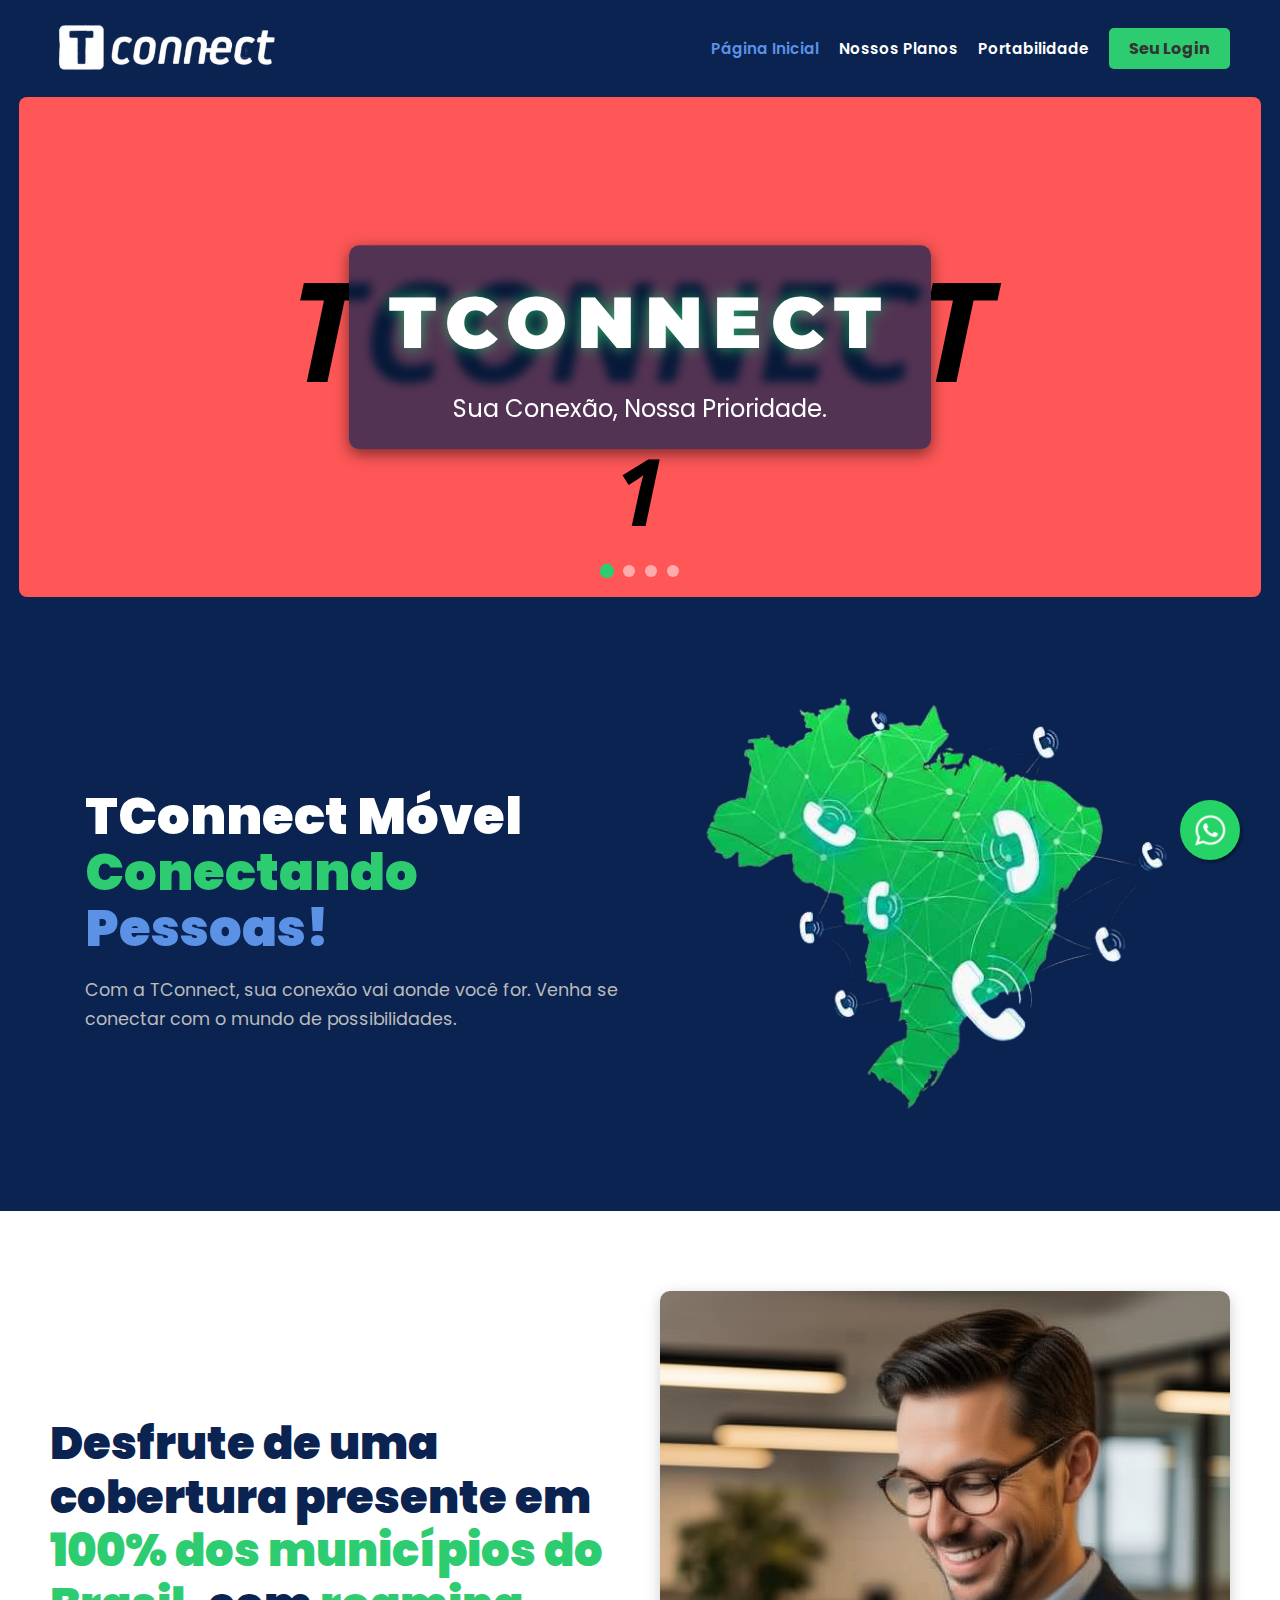
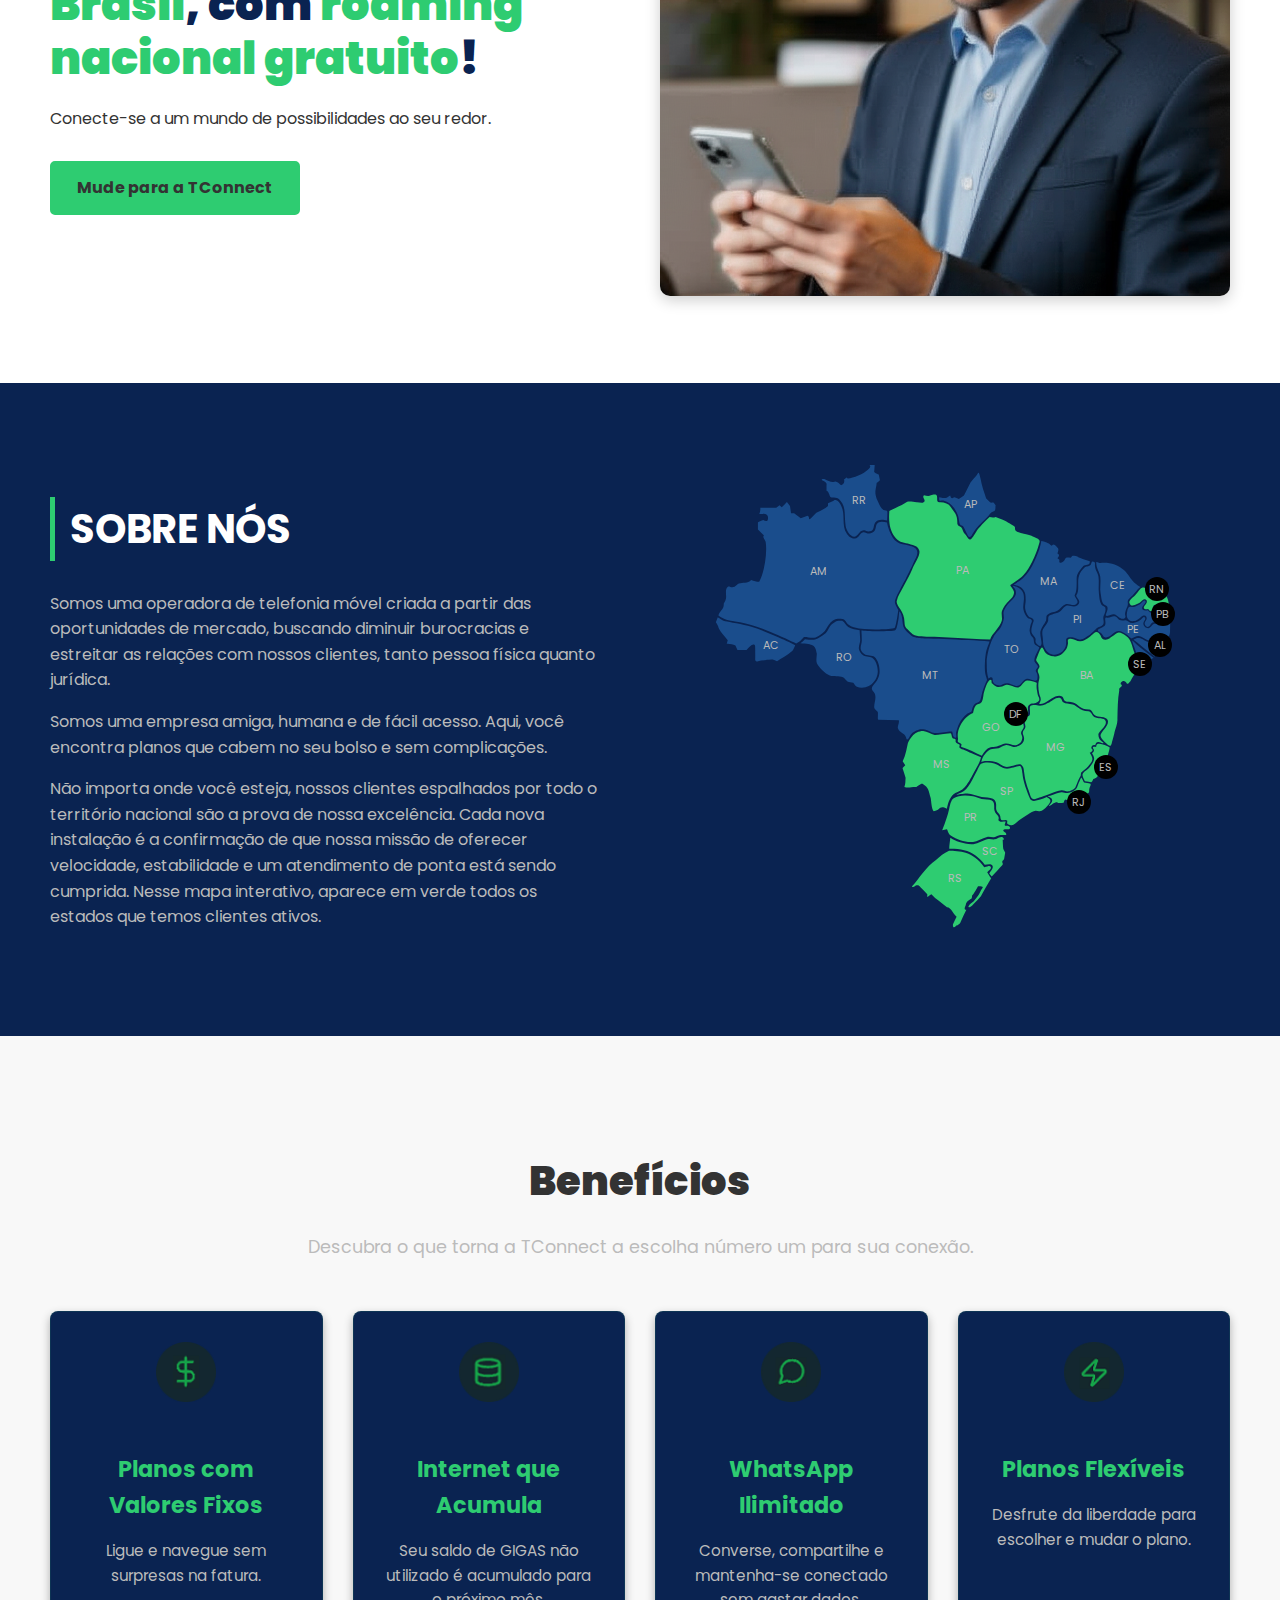
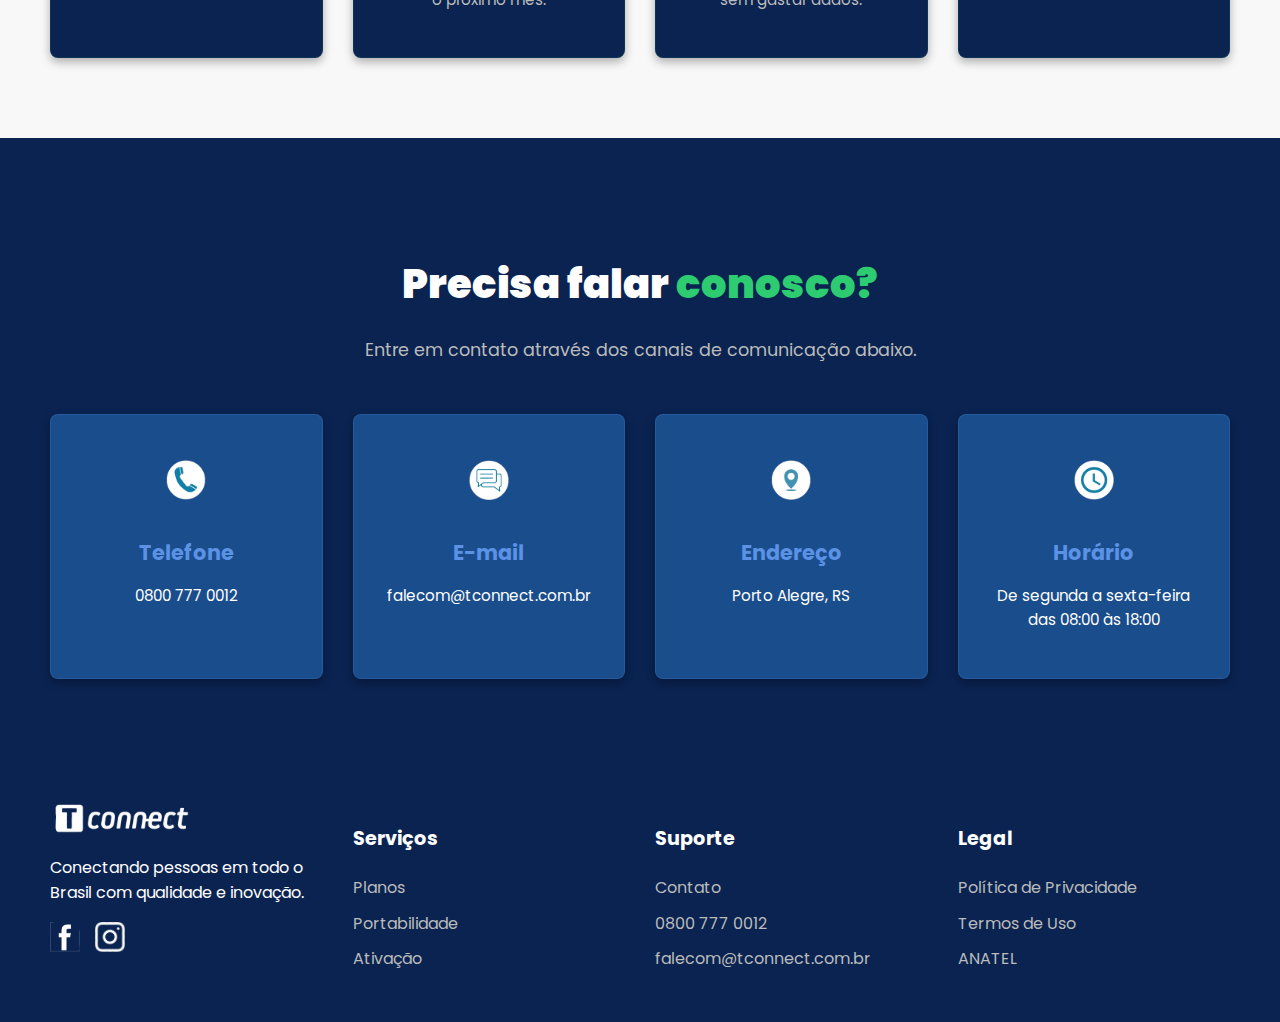
<file: index.html>
<!DOCTYPE html>
<html lang="pt-BR">
<head>
    <meta charset="UTF-8">
    <meta name="viewport" content="width=device-width, initial-scale=1.0">
    <title>TConnect - Conectando Pessoas!</title>
    <link rel="stylesheet" href="style.css">
	<link rel="icon" type="image/png" href="assets/favicon.png">
</head>
<body>

    <div class="top-blue-section">
        <header class="main-header">
    <nav class="main-nav">
        <div class="logo">
            <a href="index.html">
                <img src="assets/tclogo.png" alt="Logo TConnect" class="logo-img">
            </a>
        </div>
        <div class="nav-links">
            <ul class="nav-list">
                <li><a href="index.html" class="active">Página Inicial</a></li>
                <li><a href="nossos-planos.html">Nossos Planos</a></li>
                <li><a href="portabilidade.html">Portabilidade</a></li>
            </ul>
            <a href="https://erp.tconnect.com.br/app_login/" class="btn-login" target="_blank" rel="noopener noreferrer">Seu Login</a>
        </div>
    </nav>
</header>

        <section id="hero-section" class="hero-section">
            <div class="carousel-container">
                <div class="carousel-slide fade">
                    <img src="assets/TCBANNER1.png" alt="Banner TConnect 1" class="carousel-img">
                    <div class="banner-text-overlay">
                        <h1>TCONNECT</h1>
                        <p>Sua Conexão, Nossa Prioridade.</p>
                    </div>
                </div>
                <div class="carousel-slide fade">
                    <img src="assets/TCBANNER2.png" alt="Banner TConnect 2" class="carousel-img">
                    <div class="banner-text-overlay">
                        <h1>TCONNECT</h1>
                        <p>Velocidade e Estabilidade.</p>
                    </div>
                </div>
                <div class="carousel-slide fade">
                    <img src="assets/TCBANNER3.png" alt="Banner TConnect 3" class="carousel-img">
                    <div class="banner-text-overlay">
                        <h1>TCONNECT</h1>
                        <p>O Futuro da Conectividade.</p>
                    </div>
                </div>
                <div class="carousel-slide fade">
                    <img src="assets/TCBANNER4.png" alt="Banner TConnect 4" class="carousel-img">
                    <div class="banner-text-overlay">
                        <h1>TCONNECT</h1>
                        <p>Conectando Você ao Mundo.</p>
                    </div>
                </div>
            </div>

            <div class="slider-dots" style="text-align:center">
                <span class="dot" onclick="currentSlide(1)"></span>
                <span class="dot" onclick="currentSlide(2)"></span>
                <span class="dot" onclick="currentSlide(3)"></span>
                <span class="dot" onclick="currentSlide(4)"></span>
            </div>
        </section>

        <section id="mobile-connect-section" class="content-section mobile-connect-section">
            <div class="container mobile-connect-grid">
                <div class="connect-text-content">
                    <h2>TConnect Móvel<br><span class="highlight-green">Conectando</span><br><span class="highlight-blue">Pessoas!</span></h2>
                    <p>Com a TConnect, sua conexão vai aonde você for. Venha se conectar com o mundo de possibilidades.</p>
                </div>
                <div class="connect-map-container">
    <img src="assets/mapainicial.png" alt="Mapa de Cobertura do Brasil TConnect" class="connect-map-image">
</div>
            </div>
        </section>
    </div>

    <main>
        <section id="coverage-section" class="coverage-section">
    <div class="container coverage-flex-container">
        <div class="coverage-text-content">
            <h2>Desfrute de uma cobertura presente em <span class="highlight-green">100% dos municípios do Brasil</span>, com <span class="highlight-green">roaming nacional gratuito</span>!</h2>
            <p>Conecte-se a um mundo de possibilidades ao seu redor.</p>
            <a href="portabilidade.html" class="btn-primary">Mude para a TConnect</a>
        </div>
        <div class="coverage-image-content">
            <img src="assets/homemtelaprin.png" alt="Imagem de cobertura da TConnect" class="coverage-image">
        </div>
    </div>
</section>

        <section id="about-us-section" class="content-section about-us-section">
            <div class="container">
                <div class="about-flex">
                    <div class="about-text-content">
                        <h2>SOBRE NÓS</h2>
                        <p>Somos uma operadora de telefonia móvel criada a partir das oportunidades de mercado, buscando diminuir burocracias e estreitar as relações com nossos clientes, tanto pessoa física quanto jurídica.</p>
                        <p>Somos uma empresa amiga, humana e de fácil acesso. Aqui, você encontra planos que cabem no seu bolso e sem complicações.</p>
                        <p>Não importa onde você esteja, nossos clientes espalhados por todo o território nacional são a prova de nossa excelência. Cada nova instalação é a confirmação de que nossa missão de oferecer velocidade, estabilidade e um atendimento de ponta está sendo cumprida. Nesse mapa interativo, aparece em verde todos os estados que temos clientes ativos.</p>
                    </div>
                    <div class="about-map-content">
                        <div class="box-mapa">
                            <svg id="map" xmlns="http://www.w3.org/2000/svg" xmlns:xlink="http://www.w3.org/1999/xlink" width="460" height="465" style="display: inline;">
                                <g class="model-davi">
                                    <desc>Brasil</desc>
                                    <a href="#" id="state_ba" class="state" data-state="ba" xlink:href="">
                                        <desc id="description_ba"></desc>
                                        <path id="shape_ba" class="shape" d="m 396.7483,280.14568 c 0.71501,-2.34867 2.32435,-8.20598 2.77544,-10.88304 1.06631,-4.36755 3.22976,-8.56454 2.89307,-13.15018 0.24433,-9.74093 0.23297,-19.53715 1.88542,-29.15165 -1.15228,-2.73068 4.27262,-3.15317 1.98097,-5.4068 -1.73917,-0.58345 0.40641,-3.0821 1.62874,-3.43559 1.53619,-0.44426 2.9396,0.42062 4.0554,2.55291 1.73062,0.80718 2.10721,-1.34658 3.44153,-2.3963 1.76038,-3.59872 4.5629,-7.82465 6.35375,-9.78217 -2.85539,-2.53678 -4.39697,-3.48364 -5.47699,-5.95478 -1.15551,-2.64388 -2.51321,-6.38726 -0.69554,-8.62811 0.8232,-1.01486 3.09325,0.53899 3.88851,-0.49791 1.1238,-1.46527 -0.15589,-3.75867 -0.74511,-5.48947 -1.13553,-3.33554 -2.18056,-8.25892 -3.93647,-11.01495 -1.1871,-1.86324 -2.8669,-3.41295 -4.68577,-4.65245 -1.85469,-1.26391 -3.96204,-2.60677 -6.16293,-2.71187 -2.38216,-0.11376 -4.32187,2.50569 -6.51221,3.70588 -2.22637,1.21993 -3.59855,3.30495 -6.73716,3.55179 -2.5361,0.19943 -4.2372,-1.37704 -4.99484,-3.97769 -1.27754,-2.23433 -2.44172,-3.74646 -4.4687,-3.83434 -1.22531,-0.0531 -2.13234,1.21325 -3.13497,1.91584 -1.84821,1.29512 -3.35747,3.05441 -5.28854,4.22383 -2.25784,1.3673 -4.62557,2.88087 -7.24986,3.19641 -4.15038,0.49906 -7.72576,-3.98224 -11.99836,-2.01778 -1.36462,0.62742 -0.32681,2.83249 -0.58534,4.30555 -0.33094,1.88625 -0.65365,3.87203 -1.6678,5.49956 -1.355,2.17451 -3.19835,4.27941 -5.45026,5.51555 -2.29861,1.26176 -5.1901,2.01727 -7.79672,1.71113 -2.61965,-0.30767 -5.09356,-1.52312 -7.08001,-3.18076 -1.74634,-1.45727 -2.82984,-5.60291 -3.86531,-5.62313 -1.87079,-0.0365 -3.74146,7.10626 -5.89576,11.98985 -0.63247,1.43375 3.11949,4.1232 3.31557,6.66498 0.12788,1.65771 -1.66882,3.00996 -1.75071,4.67058 -0.10329,2.09443 1.48709,2.87468 1.61775,6.07936 0.0931,2.28225 -0.95868,4.37663 -1.04047,6.60343 -0.12668,3.44858 0.0489,6.69098 0.85673,10.31719 0.72509,3.2546 3.17304,5.19269 -0.24445,10.0002 5.13924,1.05891 11.15958,-5.0548 16.30713,-7.39931 2.60854,-0.70728 4.8401,-1.06363 6.82943,0.0373 1.54993,0.85775 1.35847,3.49706 2.83011,4.48183 2.27406,1.5217 5.47244,0.63594 8.09762,1.41941 5.655,1.68766 6.77439,7.11151 16.25437,6.99917 2.75517,-0.0327 3.16261,4.36921 5.5539,5.73076 3.11222,2.36598 11.11558,0.63149 12.80505,4.85243 2.29565,5.73537 -7.71302,12.19482 -7.12466,15.98706 0.43899,2.82945 3.71881,5.52173 6.1833,7.75474 0.97504,0.88346 2.13673,2.26039 3.46556,2.05997 0.51461,-0.0776 0.78079,-0.71097 1.04711,-1.15809 0.26778,-0.44957 0.52248,-1.48034 0.52248,-1.48034 z"></path>
                                        <text id="label_icon_state_ba" class="label_icon_state" x="365" y="216">BA</text>
                                        <text id="label_state_ba" class="label_state" x="419" y="15"></text>
                                    </a>
                                    <a href="#" id="state_se" class="state" data-state="se" xlink:href="">
                                        <desc id="description_se"></desc>
                                        <path id="shape_se" class="shape" d="m 426.78167,203.57812 c 1.64447,-3.64352 3.42828,-4.24703 5.65355,-5.03924 0.7999,-0.47026 1.75861,-1.31119 2.62132,-2.07247 1.41405,-0.97145 2.25072,-1.02012 3.68672,-1.58986 -4.04896,-2.86239 -7.79503,-5.819 -11.61154,-8.83301 -1.44855,-1.14396 -2.89164,-2.2969 -4.28272,-3.51008 -1.8488,-1.61237 -4.21709,-3.83037 -5.39571,-5.00464 -0.68913,0.29035 0.62068,3.13542 1.40885,5.58396 0.91366,2.83838 1.4495,3.92905 2.02235,5.94236 0.72816,2.55913 0.69119,4.41636 0.47121,5.49087 -0.14526,0.70943 -0.74247,1.41382 -1.42358,1.66008 -1.08126,0.39093 -2.12116,-1.61768 -3.33247,-0.28322 -0.98648,1.08677 -0.0189,3.2511 0.65831,4.66967 1.22373,2.5632 2.30258,5.60329 5.81317,6.23013 0.68452,0.11035 1.33713,-0.37081 2.00568,-0.5562 0.74465,-0.75158 1.28679,-1.71089 1.70483,-2.68835 z"></path>
                                        <circle id="icon_se" class="icon_state" r="12" cx="425" cy="201"></circle>
                                        <text id="label_icon_state_se" class="label_icon_state" x="418" y="205">SE</text>
                                        <text id="label_state_se" class="label_state" x="405" y="15"></text>
                                    </a>
                                    <a href="#" id="state_pe" class="state" data-state="pe" xlink:href="">
                                        <desc id="description_pe"></desc>
                                        <path id="shape_pe" class="shape" d="m 441.9826,173.10391 c 2.36676,-0.70977 4.58715,-0.13527 7.22191,0.13138 1.82638,0.18483 3.44025,0.87342 4.41808,0.23325 1.00624,-0.65877 1.63869,-4.51633 1.41834,-6.31378 0.0595,-3.34539 0.21633,-6.20496 0.15389,-9.22199 -1.73161,0 -3.46321,0 -5.19482,0 -0.54521,0.77482 -1.3153,1.48135 -2.16966,1.94193 -1.10574,0.5961 -2.3991,0.78957 -3.64305,0.96443 -1.73074,0.24329 -3.59216,-0.46872 -5.24218,0.10758 -2.19267,0.76583 -1.94183,2.81779 -5.54043,4.22519 -2.04335,-0.2539 -2.45818,-0.42452 -3.34444,-1.21233 -0.956,-0.84979 -1.55304,-1.59561 -1.72159,-3.42942 0.2967,-1.83175 1.09129,-3.04116 2.01034,-4.62397 -0.37066,-2.15268 -1.6376,-2.3687 -2.34872,-1.43263 -3.06771,3.52234 -5.81468,4.79938 -9.80446,5.49254 -3.67278,0.6381 -5.45493,-3.31495 -7.97288,-2.75408 -7.44533,1.65844 -6.67752,-2.83728 -10.27057,-3.86914 -3.15212,-0.77802 -5.03805,1.98704 -8.53566,1.1163 -2.65553,-0.6611 0.0134,5.24326 -1.27421,7.49682 -0.84237,1.47427 -1.81076,1.77483 -4.15158,2.95161 -1.29847,0.65276 -3.05831,0.95663 -3.13529,2.23844 -0.091,1.51555 2.29776,1.99001 3.36363,3.07127 1.273,1.29138 1.98102,3.53737 3.61016,4.06947 4.89624,1.5992 8.71339,-6.05409 13.73053,-6.17679 2.60291,-0.0637 5.00739,1.56698 7.27159,2.85251 2.13919,1.21455 4.21629,3.73116 5.83486,4.51839 1.78404,-0.50316 4.35199,-2.38062 6.52333,-2.43443 4.34574,-0.10769 7.64389,4.75741 12.03796,4.32411 2.42901,-0.92385 4.30578,-3.53218 6.75492,-4.26666 z"></path>
                                        <text id="label_icon_state_pe" class="label_icon_state" x="412" y="170">PE</text>
                                        <text id="label_state_pe" class="label_state" x="372" y="15"></text>
                                    </a>
                                    <a href="#" id="state_al" class="state" data-state="al" xlink:href="">
                                        <desc id="description_al"></desc>
                                        <path id="shape_al" class="shape" d="m 453.46387,177.17818 c 0.29049,-0.78832 0.95205,-1.88642 -1.08674,-2.2741 -1.84328,-0.19775 -7.57404,-1.02914 -10.51605,0.28446 -1.68548,0.75255 -2.34466,2.27573 -4.10208,3.09228 -4.41746,3.01846 -8.11775,-1.68491 -12.32575,-3.00427 -1.23213,-0.35909 -2.95429,-0.58741 -4.0963,0 -1.51768,0.78064 -1.81516,0.71019 -2.84926,1.57671 5.65758,4.10096 10.23737,8.17407 15.37059,12.24282 1.89201,1.49966 3.79987,3.17707 5.6867,4.48548 1.39908,-1.39976 3.19423,-3.10758 4.59331,-4.50733 3.16784,-3.85441 7.67462,-7.41578 9.32558,-11.89605 z"></path>
                                        <circle id="icon_al" class="icon_state" r="12" cx="445" cy="182"></circle>
                                        <text id="label_icon_state_al" class="label_icon_state" x="439" y="186">AL</text>
                                        <text id="label_state_al" class="label_state" x="403" y="15"></text>
                                    </a>
                                    <a href="#" id="state_am" class="state" data-state="am" xlink:href="">
                                        <desc id="description_am"></desc>
                                        <path id="shape_am" class="shape" d="m 85.966736,177.23229 c 1.199049,-0.9651 2.097067,-2.7261 3.353172,-3.17466 3.305207,-0.0661 7.758246,1.47554 11.389492,0.36112 3.70782,-1.13792 8.53877,-5.42599 9.4207,-6.82904 4.38755,-6.98014 5.02799,-8.65162 9.23711,-10.85562 2.40622,-1.25995 4.63756,-1.09996 8.10852,-0.80503 2.67991,0.22772 3.89841,4.02839 5.84072,5.56689 1.59248,1.2614 3.45147,2.25448 5.40357,2.81879 8.22025,2.37629 17.12739,2.07423 25.58727,2.10456 5.10856,-0.019 13.74027,-0.32558 15.28309,-1.3167 1.60111,-1.34103 3.56726,-16.80884 3.74129,-18.05051 -0.48584,-0.97818 -2.5308,-4.04833 -3.30135,-6.86727 -0.707,-2.58646 2.24806,-8.32967 3.57579,-10.88379 1.29514,-2.49141 4.30522,-8.71573 6.95306,-13.12034 1.62338,-3.54696 4.84872,-9.53017 7.39323,-15.2024 2.68904,-5.994415 5.46325,-9.236698 3.99576,-13.456964 -1.07366,-3.08766 -4.10398,-3.91473 -8.20282,-5.039217 -3.77151,-1.034686 -8.3815,-1.057561 -11.64202,-3.452932 -3.26066,-2.395478 -5.2466,-5.653555 -7.1127,-9.895583 -1.46623,-3.333053 -2.77581,-7.900294 -2.88061,-9.684285 -2.56762,-0.30482 -5.85484,-1.4376 -8.69084,0.01986 -3.88726,1.997714 -1.08178,7.288883 -5.92069,10.137036 -4.75349,2.797869 -6.74739,-1.219877 -9.87455,-0.190801 -3.12391,1.028009 -3.49067,5.763404 -7.82342,6.011231 -3.8635,0.220987 -6.34555,-2.519384 -8.06909,-4.99528 -5.45339,-7.833864 -1.11407,-18.971611 -5.45746,-27.469 -1.17847,-2.305564 -2.93591,-5.403241 -5.47072,-5.948141 -1.58797,-0.341362 -1.56698,0.39064 -3.79638,1.361051 l -4.03007,1.764383 0,1.411506 0,1.411507 -1.54343,1.323287 c -0.85747,0.705754 -3.42985,2.293698 -5.83074,3.352328 l -4.28731,2.029041 -3.172614,3.352328 c -3.515594,3.705205 -4.115818,3.969862 -4.115818,2.11726 0,-0.705754 -0.342984,-1.499726 -0.771715,-1.764383 l -0.771716,-0.529315 -3.344102,1.235068 -3.344102,1.235068 -3.344102,-2.558356 -3.344101,-2.558355 -1.543432,0 -1.543431,0 -0.514478,-3.616986 -0.514477,-3.616985 -1.543431,-1.940822 -1.543432,-1.940821 -2.572386,2.558356 -2.572386,2.558355 -1.114701,-0.970411 -1.1147,-0.97041 -1.629178,1.235068 -1.629178,1.235068 -7.974396,0 -7.974397,0 0,1.676164 c 0,0.970411 -0.257238,2.293698 -0.514477,3.087671 l -0.514477,1.411506 3.344102,0 c 3.432227,-0.287339 5.765931,1.085744 5.40201,4.499177 -0.449673,3.816457 -2.555383,2.831759 -4.801787,1.676164 -1.772088,0.705753 -3.544176,1.411507 -5.316264,2.11726 l 0,3.616985 0,3.616986 3.001117,2.999451 3.001117,2.999452 c -1.279263,1.388133 -0.381312,2.182174 0.428731,3.793424 l 1.286193,2.558355 c 1.796303,10.638115 -1.239304,30.646811 -6.430965,39.963281 -2.936421,-0.11653 -5.096036,-0.97162 -8.060143,-1.85261 -3.322682,3.82376 -8.668819,2.2321 -12.144213,3.53164 -1.750321,0.70001 -4.49055,3.43768 -4.49055,3.43768 -3.603215,1.45275 -5.181181,-1.38313 -6.919407,0.13356 -2.410594,2.10337 -1.48372,6.4061 -1.48372,9.48233 0.156812,3.08526 -1.019949,4.69688 -2.4008937,7.23397 0.5915266,5.53869 -3.8355555,6.47183 -5.2853015,11.76766 5.6456029,4.333 10.4135992,4.97732 16.6676682,5.99276 18.08602,2.93656 25.075134,6.33284 35.495774,10.50958 8.680602,3.47931 21.764427,9.54469 25.583782,11.51503 1.926577,-0.85389 3.289365,-2.05004 4.795403,-3.26223 z"></path>
                                        <text id="label_icon_state_am" class="label_icon_state" x="95" y="112">AM</text>
                                        <text id="label_state_am" class="label_state" x="388" y="15"></text>
                                    </a>
                                    <a href="#" id="state_pa" class="state" data-state="pa" xlink:href="">
                                        <desc id="description_pa"></desc>
                                        <path id="shape_pa" class="shape" d="m 286.69466,158.05116 c 0.96048,-3.183 -0.736,-6.80596 0.28828,-9.9701 1.28047,-3.95552 4.11144,-7.58331 7.01624,-10.32348 2.40459,-2.26831 4.90523,-4.91945 5.07399,-8.09722 0.14854,-2.79687 -4.30544,-7.06671 -3.68601,-7.5567 3.0455,-2.40908 9.4202,-5.94995 13.15555,-9.99148 3.6103,-3.90623 6.20631,-8.68389 8.61482,-13.421367 2.89303,-5.6905 5.56767,-12.503043 6.92342,-17.850674 0.74204,-2.926881 1.52128,-3.891378 -2.86329,-5.904282 -2.56986,-1.179791 -5.94015,-3.082689 -12.36549,-4.228621 -13.51053,-2.391387 -6.41979,-5.497379 -9.99177,-7.729821 -5.74644,-3.59145 -9.09921,-5.826368 -18.23217,-9.005728 -2.15211,0.865559 -4.15606,0.358453 -6.03691,0.10815 -3.82363,3.446277 -11.39704,11.34998 -13.19111,14.404201 -7.6488,13.021314 -7.1472,7.425659 -10.77217,3.294924 -1.63972,-1.868495 -2.64369,-3.304413 -3.46731,-6.105445 -1.35808,-3.229745 -3.96488,-1.725413 -4.8106,-5.033126 0.13801,-9.621923 -2.74945,-10.645502 -6.60589,-16.650464 -2.19934,-3.424662 -6.90367,-4.917027 -11.3286,-4.617053 -3.36082,-0.06275 -1.80358,-4.103648 -2.46238,-6.352032 -0.74638,-2.389069 -4.16182,-1.344016 -6.05663,-0.65209 -2.26763,1.13395 -4.59032,0.440952 -6.90881,-0.111973 -2.52079,1.958231 2.43659,5.045631 -0.0948,6.638611 -1.86774,1.973384 -4.95597,0.09028 -7.3702,0.336849 -3.08528,0.01217 -6.35577,-1.289821 -9.31156,-0.359023 -2.00233,1.788998 -15.40637,8.098012 -17.86013,9.078435 -0.33697,4.890314 -0.40551,8.121748 0.16806,12.585907 0.82326,6.407592 3.72736,12.519776 7.90611,16.334595 3.49247,3.18829 9.91736,3.40027 13.42605,4.633961 2.27241,0.799001 6.74414,0.965241 8.4067,5.950445 1.54257,4.625454 -4.48071,12.622621 -7.04934,18.861651 -2.34759,5.70215 -5.6098,11.39779 -8.60112,17.01565 -2.99132,5.61786 -5.58861,9.19749 -6.85264,14.58848 -0.61038,2.60321 1.78879,5.63443 3.57528,8.33369 2.21297,3.34363 4.18393,7.93805 4.17874,12.95668 0.15312,4.51962 1.16083,5.20063 3.27655,7.36097 2.36877,2.41872 3.98568,4.62226 6.88696,5.64687 4.65617,1.64437 13.45668,1.33188 19.78235,1.62482 6.32568,0.29293 12.65669,0.5925 18.94185,0.89582 6.28515,0.30332 12.52444,0.6104 18.66666,0.91838 6.14221,0.30797 12.18736,0.61684 18.08421,0.92373 1.73292,-5.91558 9.44448,-11.56407 11.54711,-18.53214 z"></path>
                                        <text id="label_icon_state_pa" class="label_icon_state" x="241" y="111">PA</text>
                                        <text id="label_state_pa" class="label_state" x="426" y="15"></text>
                                    </a>
                                    <a href="#" id="state_mt" class="state" data-state="mt" xlink:href="">
                                        <desc id="description_mt"></desc>
                                        <path id="shape_mt" class="shape" d="m 209.85936,266.5957 c 3.49378,0.53305 6.5571,3.73946 10.07243,3.31091 6.27014,0.34151 15.63099,-2.14796 17.20752,-1.17707 1.00296,1.73061 0.46134,5.01326 2.5549,5.6948 2.67093,1.55937 1.18782,-3.26333 1.36915,-4.69435 0.62851,-2.4079 1.7785,-6.45573 3.31388,-9.40312 1.39009,-2.66848 3.06399,-5.27766 5.25697,-7.33775 1.90841,-1.79277 3.60883,-3.00448 6.6587,-4.16724 1.01987,-0.38883 0.42752,-7.58699 6.4794,-9.27216 2.89832,-1.34081 2.74318,-3.15542 3.32844,-5.27821 1.0941,-6.03339 3.35857,-11.71813 5.93524,-17.25236 -0.65351,-2.89469 -1.82476,-5.58498 -2.02558,-8.47737 -0.43538,-6.27074 -0.17074,-12.50962 0.8746,-18.70793 0.64035,-3.79709 2.57837,-7.65982 3.69847,-11.28307 -6.11289,-0.51248 -13.68189,-1.00707 -21.63269,-1.4603 -7.9508,-0.45323 -16.28341,-0.86511 -23.92352,-1.21219 -7.64012,-0.34708 -14.23942,-0.28105 -19.42024,-0.47507 -5.18082,-0.19403 -7.06415,-0.28388 -10.73518,-1.33881 -1.82469,-0.52436 -3.06537,-1.84622 -4.65445,-3.2827 -1.99491,-1.80333 -3.67545,-3.17556 -5.03567,-5.49536 -1.54465,-2.63434 -1.41355,-5.12141 -1.90946,-9.16175 -0.34196,-2.78616 -1.0169,-6.22955 -2.95396,-7.90574 -0.39583,2.2169 -0.43955,6.30315 -1.03312,9.08226 -0.68012,3.18435 -1.42682,8.58964 -2.80249,9.65226 -1.38211,1.28578 -10.76597,1.01504 -16.17312,1.2379 -6.07136,0.25023 -16.31167,-0.74912 -17.89582,-0.78606 0.26407,3.32157 0.33965,6.69406 0.39028,10.31591 0.0394,2.8152 -1.61306,5.73631 -1.02919,8.49056 0.44048,2.07788 1.79876,3.4402 3.479,4.73957 2.85131,2.20499 7.73313,0.63733 10.32912,3.13788 3.95226,3.80695 5.40273,10.74477 4.90221,16.20945 -1.15554,11.14188 -12.01168,12.79376 -5.72733,18.57716 3.82573,4.9554 -0.1759,11.29489 0.52191,15.75581 0.43397,2.30386 4.3241,3.27266 3.60134,6.04113 0.24653,1.92397 -0.49482,4.81115 0.3598,6.14221 6.85409,0.17341 13.70818,0.34681 20.56227,0.52021 0.77987,2.999 -1.69713,5.65045 -0.81475,8.27948 1.74932,4.54268 6.42763,4.32916 7.99561,8.63303 0.63117,3.38778 1.95337,2.67162 3.3504,0.0821 2.38972,-5.37258 6.53404,-6.68843 9.23941,-7.64115 2.54003,-0.80959 4.21409,-0.40893 6.28552,-0.0929 z"></path>
                                        <text id="label_icon_state_mt" class="label_icon_state" x="207" y="216">MT</text>
                                        <text id="label_state_mt" class="label_state" x="369" y="15"></text>
                                    </a>
                                    <a href="#" id="state_ro" class="state" data-state="ro" xlink:href="">
                                        <desc id="description_ro"></desc>
                                        <path id="shape_ro" class="shape" d="m 155.12778,222.33146 c 4.23103,-2.7517 7.34389,-8.02424 7.63402,-13.07604 0.29633,-5.15959 -2.02832,-12.20437 -5.68637,-14.38115 -2.8324,-1.61668 -7.34308,-1.01836 -9.58999,-3.12177 -1.82436,-1.70785 -3.62517,-4.49375 -3.64668,-6.59977 -0.028,-2.74438 1.43753,-5.52897 1.34644,-8.31932 -0.11157,-3.41768 -0.38776,-5.91638 -0.50578,-9.68933 -3.3538,-0.31377 -8.19759,-1.06113 -11.52574,-3.1709 -2.27715,-1.44353 -3.53913,-5.10488 -5.92265,-6.13152 -6.25052,-0.68917 -6.98581,0.97191 -9.77279,2.91908 -3.44743,2.40859 -4.66913,8.09839 -7.54863,10.10904 -3.06939,2.14325 -6.17712,4.78435 -9.86273,5.6929 -3.275425,0.80745 -6.354872,-0.28813 -10.112304,-0.40576 -1.380099,1.61046 -2.935304,2.76337 -4.591479,4.08556 12.932629,1.0805 15.031903,1.35296 16.469333,10.49751 -0.0551,3.26214 -1.08312,6.76866 0.13836,9.78297 3.11397,5.08396 7.74471,9.89173 12.81885,11.96593 4.13273,1.60416 9.12335,0.0237 13.1374,1.88333 1.82952,0.8476 2.73455,3.08814 4.5264,4.01272 1.77101,0.91383 4.0112,0.67214 5.8247,1.34788 1.18876,1.36 1.88272,3.42547 3.56627,4.08 4.15863,1.61678 9.56296,0.95125 13.30337,-1.48136 z"></path>
                                        <text id="label_icon_state_ro" class="label_icon_state" x="121" y="198">RO</text>
                                        <text id="label_state_ro" class="label_state" x="392" y="15"></text>
                                    </a>
                                    <a href="#" id="state_ac" class="state" data-state="ac" xlink:href="">
                                        <desc id="description_ac"></desc>
                                        <path id="shape_ac" class="shape" d="m 51.426219,196.79147 c 2.043929,-0.0388 4.14835,-0.49209 6.153797,-0.26733 1.482067,0.55578 2.964135,1.11155 4.446203,1.66733 5.072314,-3.11365 10.501235,-5.75058 14.855078,-9.89121 1.690821,-1.60802 1.97387,-3.30296 3.354026,-6.13945 -9.693274,-4.60021 -13.216466,-6.23665 -19.949124,-9.07072 -7.886313,-3.31969 -15.728343,-6.85138 -23.931454,-9.28515 -8.485762,-2.51763 -22.593742,-4.68461 -25.98872,-5.45031 -2.8288599,-0.63802 -7.6460086,-4.07413 -7.6460086,-4.07413 -0.3975961,1.44846 -1.0037821,2.77385 -1.88621717,4.85922 1.50689257,2.19103 2.35347917,3.56816 2.78304527,5.95956 2.0106518,4.76245 6.0400075,8.14457 9.1093745,12.19219 -0.333333,1.13333 -0.666667,2.26667 -1,3.4 3.015066,-0.21103 5.981946,0.51921 8.7,1.8 0.666667,1.46667 1.333333,2.93333 2,4.4 3.066667,0 6.133333,0 9.2,0 2.2,-2.33333 3.346435,-3.64775 5.122246,-4.90651 1.775811,-1.25876 3.316434,-0.32138 3.354608,0.8299 0.158245,4.77248 0.123146,9.11744 0.123146,14.47661 0.680577,1.18446 1.579142,1.6591 2.840434,0.95261 2.794245,-0.71452 5.693869,-0.91583 8.559566,-1.15261 l -0.104798,-0.1572 z"></path>
                                        <text id="label_icon_state_ac" class="label_icon_state" x="48" y="186">AC</text>
                                        <text id="label_state_ac" class="label_state" x="426" y="15"></text>
                                    </a>
                                    <a href="#" id="state_ap" class="state" data-state="ap" xlink:href="">
                                        <desc id="description_ap"></desc>
                                        <path id="shape_ap" class="shape" d="m 260.769,66.023156 c 3.8349,-4.788158 8.79324,-8.576249 12.7991,-13.224205 1.75034,-2.886256 3.43676,-4.132595 5.93865,-4.863527 1.36048,-1.366469 0.7359,-3.785632 1.10386,-5.678447 -0.76366,-0.838347 -1.35457,-2.029861 -2.22664,-2.646575 -0.99259,-0.08879 -2.12712,0.169001 -3.03839,-0.118352 -1.30495,-1.404354 -2.86845,-2.614797 -4.1339,-4.011836 -2.15241,-6.618271 -4.5275,-13.195742 -5.71384,-20.074944 -1.99173,-9.307097 -2.15055,-5.084229 -4.23803,-2.694703 -1.89331,2.261054 -3.97742,4.394485 -5.75197,6.734975 -2.17919,4.369109 -4.35839,8.738218 -6.53758,13.107327 -1.71492,1.11744 -3.42985,2.234883 -5.14477,3.352328 -1.4828,-0.470312 -2.96182,-1.251763 -4.44692,-1.533208 -4.79877,2.860083 -3.39481,-3.099681 -4.61322,-1.645561 -0.83557,0.646548 -3.16443,2.417752 -4.33214,2.171548 -2.60394,0.20477 -3.7511,-0.08068 -6.2436,-0.757161 -3.3e-4,1.040982 -0.36041,4.077489 1.15977,3.597984 1.14715,0.14345 2.47104,-0.492629 3.62131,0.0082 3.61471,1.043297 7.56377,3.356319 10.11497,7.322839 4.58458,7.718114 4.36102,8.17007 5.13813,13.923417 0.58204,4.309185 2.91437,2.859459 4.04981,4.539599 1.2544,1.856164 1.73521,3.698395 2.9847,6.021742 1.82746,3.202236 1.66695,4.37289 3.5547,4.410115 1.50738,0.02972 2.06302,-2.206341 2.97507,-3.406861 1.09428,-1.440386 1.85013,-3.122803 2.98093,-4.534694 z"></path>
                                        <text id="label_icon_state_ap" class="label_icon_state" x="249" y="45">AP</text>
                                        <text id="label_state_ap" class="label_state" x="412" y="15"></text>
                                    </a>
                                    <a href="#" id="state_rj" class="state" data-state="rj" xlink:href="">
                                        <desc id="description_rj"></desc>
                                        <path id="shape_rj" class="shape" d="m 363.1,338.2328 c -0.0989,-0.51798 -0.82693,-1.16771 -0.15989,-1.52532 1.41996,-1.35823 2.83993,-2.71645 4.25989,-4.07468 2.2642,-0.71602 4.79084,-1.08547 6.54236,-2.83667 0.8029,-1.10993 0.22161,-2.9683 0.65536,-4.37163 0.25563,-1.46596 1.89871,-3.55233 1.11345,-4.76511 -2.65501,-0.33392 -4.3289,-0.72891 -6.46223,-1.06224 -0.73333,-1.4 -1.84008,-3.79576 -2.57341,-5.19576 -1.13938,1.07281 -1.89546,3.86104 -2.64428,5.22203 -0.99781,2.1121 -1.21129,4.72686 -2.83125,6.40938 -2.10933,2.1908 -5.20042,3.4986 -8.2,4 -2.08387,0.34833 -4.18551,-0.95315 -6.29077,-0.77508 -3.67506,0.31085 -6.64821,2.0917 -10.59824,3.17834 -0.26524,0.21021 -4.06632,1.16243 -3.04305,0.97227 2.8224,1.38251 3.92047,1.68102 4.27851,3.48532 0.43577,2.196 -2.5134,4.51542 -3.19301,5.90894 0.62984,0.95526 3.90098,-2.15861 4.69564,-2.5089 0.50603,-0.28559 3.20451,-1.38137 3.6768,-0.77517 1.60225,1.25939 4.33171,0.16742 6.27411,0.11428 0.53333,-1 0.53078,-2.62421 1.6,-3 0.95799,-0.33669 1.86667,0.8 2.8,1.2 -0.33333,0.53333 -0.66667,1.06667 -1,1.6 3.56206,0.19651 7.13314,0.52715 10.7,0.3 0.79269,-0.0892 0.72066,-0.60731 0.4717,-1.21318 -0.0239,-0.0956 -0.0478,-0.19121 -0.0717,-0.28682 z"></path>
                                        <circle id="icon_rj" class="icon_state" r="12" cx="364" cy="339"></circle>
                                        <text id="label_icon_state_rj" class="label_icon_state" x="357" y="343">RJ</text>
                                        <text id="label_state_rj" class="label_state" x="358" y="15"></text>
                                    </a>
                                    <a href="#" id="state_rs" class="state" data-state="rs" xlink:href="">
                                        <desc id="description_rs"></desc>
                                        <path id="shape_rs" class="shape" d="m 242.11056,462.62126 c 1.35817,-1.18772 3.20101,-1.99871 3.63103,-3.90789 1.77754,-4.00665 3.51215,-8.04062 5.62956,-11.88333 -2.92146,-0.1739 -1.3621,-2.74001 -0.68597,-4.5874 0.12352,-3.09896 2.52997,-4.85973 5.00078,-6.24816 2.31112,-0.58398 0.39097,-3.46969 2.37742,-4.52836 1.90599,-2.6023 3.34604,-5.49998 4.96926,-8.27882 1.49243,0.016 5.95991,-0.25711 4.43823,1.79461 -2.02741,2.61551 -2.75274,5.99927 -5.04318,8.44202 -1.7924,2.33901 -3.33721,4.93398 -5.94576,6.48142 -1.70112,0.76129 -5.17623,5.74248 -1.38973,4.03472 1.82656,-0.25826 2.63073,-2.24722 3.97667,-3.31906 2.24404,-2.46528 4.74731,-4.74284 6.83015,-7.32486 3.20057,-5.89487 6.73649,-12.45041 10.29854,-18.12453 -1.59742,-1.66563 -2.40411,-3.73135 -3.97752,-5.9823 2.42463,-2.5904 4.50502,-3.73714 3.48904,-5.32886 -1.10179,-1.72618 -2.43138,-0.49631 -6.4418,0.3727 -6.3042,-8.33932 -10.66585,-11.53132 -18.65439,-14.43941 -4.74964,-1.72902 -12.46981,-2.11555 -16.60352,-2.16628 -5.39303,2.77958 -8.56156,5.02766 -13.0352,9.24847 -9.9071,6.63516 -16.68815,18.28787 -24.13756,26.66425 1.66139,1.25186 2.5652,-0.008 3.94433,-0.94836 1.75116,-0.74549 3.45717,-0.29857 4.45373,1.29602 2.34542,2.41306 4.69084,4.82613 7.03626,7.23919 0.21862,0.95263 -0.64161,3.95346 0.91008,2.37523 1.06858,-0.73293 2.13715,-1.46587 3.20573,-2.1988 4.64671,5.21745 10.77044,8.68175 15.60581,13.05644 4.47965,0.33278 5.43298,6.12758 9.60358,9.43945 -1.16497,2.49324 -2.60007,4.92295 -3.60134,7.45469 -0.40421,2.16749 0.51498,4.53918 2.68342,1.94168 0.50538,-0.0356 1.06622,-1.57398 1.43239,-0.57448 z"></path>
                                        <text id="label_icon_state_rs" class="label_icon_state" x="233" y="419">RS</text>
                                        <text id="label_state_rs" class="label_state" x="333" y="15"></text>
                                    </a>
                                    <a href="#" id="state_sc" class="state" data-state="sc" xlink:href="">
                                        <desc id="description_sc"></desc>
                                        <path id="shape_sc" class="shape" d="m 287.45669,399.80963 c -0.83307,-2.04011 1.41704,-2.50552 1.70191,-4.08433 0.34732,-1.99088 0.69465,-3.98177 1.04197,-5.97265 -0.77048,-1.8543 -2.29092,-3.52785 -2.14479,-5.63715 -0.14253,-2.59072 -0.2235,-4.87357 -0.36603,-7.46429 2.0717,0.50126 1.04411,-1.23292 0.68764,-1.70282 -0.82328,-1.08526 -1.89742,-0.84578 -2.89897,-0.80115 -2.05186,0.0915 -3.74177,1.83635 -5.76951,2.1631 -2.20073,0.35462 -4.32805,-0.70881 -6.68223,-0.26188 -4.9135,0.93281 -9.5345,4.66455 -14.70504,5.1328 -4.71762,0.42723 -9.50858,-0.81646 -14.03997,-2.19669 -3.15394,-0.96066 -5.62648,-2.04376 -8.96514,-4.17828 -0.51999,4.39616 -1.06867,8.03867 -1.06867,10.86168 9.74943,-0.18659 19.15738,1.18565 26.29132,6.77664 3.00847,2.42635 7.16335,5.90324 9.19979,9.21642 3.0297,-0.32167 6.34609,-1.26391 7.65726,0.94871 1.43615,2.42353 -1.25553,5.18066 -3.1161,7.85583 0.78266,1.19557 1.52983,1.94276 2.43564,3.01519 3.37268,-3.52877 7.62551,-8.28973 10.99819,-11.8185 -0.20398,-0.33007 0.38482,-2.16962 -0.25724,-1.85259 z"></path>
                                        <text id="label_icon_state_sc" class="label_icon_state" x="267" y="392">SC</text>
                                        <text id="label_state_sc" class="label_state" x="359" y="15"></text>
                                    </a>
                                    <a href="#" id="state_pr" class="state" data-state="pr" xlink:href="">
                                        <desc id="description_pr"></desc>
                                        <path id="shape_pr" class="shape" d="m 258.03551,378.95631 c 4.31029,-0.45585 9.25404,-3.89252 14.04739,-5.00703 2.46193,-0.57242 4.66331,0.69344 6.96337,0.35923 2.17501,-0.31604 4.04967,-1.82771 6.21582,-2.19969 1.91305,-0.32853 4.54939,-3e-5 5.82316,-3e-5 1.38104,-2.74255 -3.49097,-3.17463 -2.75505,-4.89689 0.88208,-2.06431 5.2776,0.19632 6.5241,-1.67068 0.34834,-0.52174 0.40079,-0.9668 -0.26773,-1.86289 -0.60774,-0.92323 -1.56,-0.774 -2.40263,-0.9547 -0.71134,-0.15255 -1.72622,0.47173 -2.18039,-0.0966 -0.86776,-1.08587 0.49247,-2.73605 0.73871,-4.10408 -2.45806,0 -4.84941,0.77734 -6.59715,-0.57079 -2.08604,-1.60908 1.88536,-2.74417 -2.78155,-7.01206 -1.70332,-1.91028 -2.43449,-4.50619 -2.13744,-6.98311 -0.10204,-2.78642 -0.004,-5.04655 -2.33085,-6.42397 -2.71703,-1.49686 -6.89649,-0.81036 -10.27647,-1.57556 -2.90932,-0.65865 -5.88557,-2.07685 -8.56707,-2.58589 -4.90733,-0.93157 -9.2481,-1.25017 -14.13938,-0.23773 -2.28712,0.47341 -5.57588,1.34239 -6.86956,3.61292 -2.50649,4.39913 -2.51066,8.96923 -4.08312,14.06505 -1.34584,4.36139 -3.17205,10.14306 -4.55925,13.27986 -0.4273,1.0844 -0.85459,2.16879 -1.28189,3.25319 1.6006,-0.35288 3.20119,-0.70575 4.80179,-1.05863 1.37647,2.2244 0.97019,4.43524 4.18228,6.46834 5.66008,3.58256 13.60998,6.59788 20.63988,6.26328 z"></path>
                                        <text id="label_icon_state_pr" class="label_icon_state" x="249" y="358">PR</text>
                                        <text id="label_state_pr" class="label_state" x="412" y="15"></text>
                                    </a>
                                    <a href="#" id="state_sp" class="state" data-state="sp" xlink:href="">
                                        <desc id="description_sp"></desc>
                                        <path id="shape_sp" class="shape" d="m 305.56275,356.22896 c 2.59228,-1.64314 4.93719,-3.75132 7.69269,-5.08759 2.45384,-1.46001 4.82665,-2.72988 7.33102,-3.29805 1.31842,-0.13647 2.76782,0.76696 4.09291,0.41411 3.11319,-0.829 4.78572,-2.08645 7.85869,-5.62617 5.84421,-6.06847 1.27436,-7.26676 -0.78399,-8.72719 -4.80838,2.20283 -8.42647,2.87519 -12.74728,3.97531 -1.4402,0.15821 -3.26863,-0.76012 -3.80592,-1.85683 -1.76489,-3.60249 -2.97177,-7.07815 -4.7913,-12.2496 -0.68593,-2.33048 -1.46861,-4.76581 -1.88767,-6.82125 -0.41906,-2.05544 -0.84394,-3.9157 -1.06055,-6.45065 -0.224,-1.78361 -0.68535,-6.04563 -2.03445,-7.18124 -0.92898,-0.78197 -2.4579,-0.0373 -3.63698,0.20687 -1.14222,0.2365 -2.23387,0.68503 -3.37688,0.91767 -2.62759,0.53481 -5.32557,1.53759 -7.96986,1.0926 -2.96719,-0.49933 -8.22973,-4.26188 -11.12789,-5.07074 -4.79723,-1.33889 -9.9749,-1.13743 -13.19846,0.21161 -1.45326,0.60818 -3.76888,6.51503 -4.79138,8.39976 -3.04861,5.61938 -4.89738,10.01338 -8.16308,14.49488 -1.21651,1.66942 -2.5531,3.31312 -4.20847,4.54868 -2.2162,1.65415 -7.83802,3.37538 -7.44079,3.66938 0.39724,0.29399 7.14186,-1.40445 10.73649,-1.1929 4.90751,0.28881 9.54371,2.37928 14.36559,3.33665 3.74434,0.74343 8.1613,0.18902 11.29904,1.86724 1.70399,0.97552 2.23542,1.86424 2.89205,3.71466 0.78273,2.20579 -0.1066,5.20674 0.55601,7.45154 0.7439,2.5202 3.02944,3.50301 3.79287,6.01737 0.25645,0.84461 0.3652,3.03235 0.95022,3.69332 1.51417,1.71075 4.32623,-0.77309 5.90951,0.87391 0.74623,0.77626 -0.43617,2.32105 0.3727,3.20875 0.94998,1.04256 2.79514,1.58666 4.28027,1.38152 3.52695,-0.48717 5.52394,-3.78545 8.89493,-5.9136 z"></path>
                                        <text id="label_icon_state_sp" class="label_icon_state" x="285" y="332">SP</text>
                                        <text id="label_state_sp" class="label_state" x="391" y="15"></text>
                                    </a>
                                    <a href="#" id="state_ms" class="state" data-state="ms" xlink:href="">
                                        <desc id="description_ms"></desc>
                                        <path id="shape_ms" class="shape" d="m 215.67236,335.104 c 0.62652,2.69297 0.80879,11.82233 3.03708,13.03775 7.2336,-0.99637 4.95537,-6.5452 13.20226,-2.51297 1.05732,-4.34407 1.20806,-5.72127 2.44472,-8.34159 0.98037,-2.07728 2.17261,-4.15524 3.87284,-5.69972 2.55591,-2.32179 6.37629,-2.83487 9.08651,-4.97452 1.73754,-1.37174 3.13512,-3.14829 4.45411,-4.92621 2.17287,-2.92891 3.04404,-4.57267 5.63855,-9.3758 2.59451,-4.80313 4.99914,-8.55852 6.88199,-12.68748 0.77236,-1.69373 1.13522,-3.29844 1.7337,-5.30863 -6.13992,-2.75355 -13.18855,-5.62998 -16.15794,-7.08836 -2.13509,-1.01069 -4.09573,-1.09848 -5.25683,-2.49201 -0.80513,-0.96631 1.07519,-2.79664 -0.69745,-3.4367 -1.36032,-0.49118 -3.7665,-1.83089 -3.29639,-3.44234 0.81018,-2.61565 -2.36246,-1.56903 -3.27156,-3.07405 -0.61435,-1.01707 -0.74951,-4.66026 -1.93081,-4.52935 -6.84967,0.75908 -12.46432,1.76908 -15.80513,1.62815 -3.95692,-0.32485 -7.33897,-3.53384 -11.30298,-3.75595 -2.18739,-0.12256 -4.16633,0.58219 -6.42962,1.36286 -2.99202,1.03199 -6.98146,6.0135 -8.85255,10.28454 -0.61856,1.85544 -2.14561,12.59856 -5.36109,18.49732 0.85746,1.29388 1.71492,2.58777 2.57238,3.88165 -0.81957,1.08663 -2.22464,2.04782 -2.67306,3.21397 0.97546,3.12462 2.1644,6.21915 3.00727,9.36245 -0.24612,3.81344 0.0512,5.64047 -1.19167,9.30686 4.34941,1.26963 7.46571,-0.40941 11.96819,-0.0833 0.89986,-0.66632 4.9804,-3.95962 6.14124,-3.14951 6.37353,3.87286 6.0294,6.70349 8.18624,14.30294"></path>
                                        <text id="label_icon_state_ms" class="label_icon_state" x="218" y="305">MS</text>
                                        <text id="label_state_ms" class="label_state" x="322" y="15"></text>
                                    </a>
                                    <a href="#" id="state_go" class="state" data-state="go" xlink:href="">
                                        <desc id="description_go"></desc>
                                        <path id="shape_go" class="shape" d="m 269.0819,289.24096 c 5.738,-7.05714 7.80891,-4.46138 12.76452,-5.70805 2.18459,-0.57774 5.99743,-2.6334 8.22458,-3.01548 4.18366,-0.71773 7.39291,2.48104 11.49956,1.407 1.73553,-0.4539 3.35988,-1.45036 4.40308,-2.90976 0.90273,-1.26289 1.33782,-3.10464 1.30043,-4.65655 -0.0386,-1.60161 -1.31311,-2.75932 -1.25493,-4.36034 0.0861,-2.36835 3.10304,-4.18823 2.79367,-6.53786 -1.09775,-8.33734 -3.45726,-8.18185 -15.25453,-8.94765 0.18357,-2.79161 0.25221,-5.59013 0.42869,-8.38082 15.89865,-0.75036 9.37733,0.22081 14.57686,7.23397 1.25761,-0.58813 2.51522,-1.17626 3.77283,-1.76438 2.14339,-2.23638 -0.72409,-6.80589 1.28044,-9.1393 2.83573,-3.30098 4.87603,-1.29564 7.09782,-2.44756 1.21484,-0.62985 2.8101,-1.13478 3.33025,-2.40047 0.5658,-1.37677 0.2299,-2.82343 -0.73963,-4.40381 -0.75589,-1.81131 -0.79154,-2.84363 -1.27192,-5.43394 -1.28044,-6.90435 0.66339,-7.95603 -0.92629,-8.38568 -2.70024,-0.72981 -4.63886,-1.52718 -8.68379,-1.83668 -3.65156,-0.2794 -5.35468,6.02489 -9.04636,6.82403 -3.88901,0.84186 -7.68001,-2.87624 -11.64978,-2.60401 -1.64011,0.11247 -3.14507,1.38518 -4.62119,1.7228 -1.86238,0.42597 -3.71811,0.67024 -5.46201,0.14489 -1.81995,-0.54826 -3.20804,-1.93629 -4.66817,-3.27469 -0.96307,-0.88278 0.52987,-5.50419 -2.60562,-3.0065 -2.95363,2.91716 -5.06396,10.70683 -5.78331,13.62768 -0.26339,1.67637 -0.48094,6.2902 -2.33541,8.61818 -1.28773,1.61654 -4.11209,1.36083 -5.47039,2.91855 -1.7448,2.00097 -2.01435,5.00184 -2.75748,7.47198 -2.11261,0.9894 -4.61742,2.48122 -6.54738,4.21754 -2.13712,1.92268 -4.00352,4.20958 -5.408,6.71785 -1.55109,2.77009 -2.83174,6.21781 -3.204,8.96927 -0.28786,2.12762 -0.082,4.40747 0.20395,6.3522 -1.10275,3.92974 0.54619,2.49978 3.43888,5.11745 0.0635,0.96046 -0.98628,2.36869 -0.004,2.60663 4.48248,1.57767 7.04463,2.59192 10.43254,4.05614 3.24829,1.58453 6.59023,3.36293 9.90671,4.80071 0.76107,-1.11556 1.32811,-2.32334 2.23938,-3.59334 z"></path>
                                        <text id="label_icon_state_go" class="label_icon_state" x="267" y="268">GO</text>
                                        <text id="label_state_go" class="label_state" x="421" y="15"></text>
                                    </a>
                                    <a href="#" id="state_mg" class="state" data-state="mg" xlink:href="">
                                        <desc id="description_mg"></desc>
                                        <path id="shape_mg" class="shape" d="m 366.03943,309.83247 c 1.98769,-2.38743 4.89385,-3.81651 6.9863,-6.43444 1.81091,-2.26569 4.21981,-4.18486 4.39741,-7.07989 0.13453,-2.19288 -1.53622,-4.80922 -2.6712,-6.56061 2.6665,-0.80073 4.01571,-3.02441 1.48711,-4.57197 0.20128,-1.99946 1.09446,-3.55064 3.90956,-3.02944 1.49968,-3.73979 2.37497,-3.34247 4.42934,-2.9878 1.61713,0.49239 3.59842,1.36354 3.92352,0.91904 0.3251,-0.44454 -1.39778,-1.42109 -2.44335,-2.36016 -1.59437,-1.432 -2.77757,-3.98175 -2.63865,-6.46266 0.18181,-3.24693 9.04768,-8.36395 7.22657,-13.25227 -1.46588,-3.9348 -7.95227,-1.96742 -11.37768,-4.09103 -2.29938,-1.42552 -3.05014,-5.52065 -5.85625,-5.61939 -9.26595,-0.32603 -11.39621,-5.90751 -15.60316,-6.80987 -4.20696,-0.90236 -7.11895,-0.55997 -9.55306,-2.19656 -1.37556,-0.92489 -1.3548,-3.88369 -3.06656,-4.38176 -4.24572,-1.2354 -8.15181,3.42955 -12.24973,5.09072 -2.17961,0.88355 -1.42218,1.34648 -6.56175,2.59343 -1.7333,0.42053 -3.32435,-0.23408 -5.41794,-0.54861 -1.44684,-0.21736 -4.42782,-0.18526 -5.32944,0.78806 -2.29793,2.40703 1.37845,8.95934 -2.41712,10.44655 -3.47945,0.92574 -4.12288,1.74319 -4.41497,3.67715 -0.17292,1.14495 1.88674,4.64334 1.61355,7.14682 -0.23903,2.19045 -2.50535,3.37279 -2.66494,5.57046 -0.12064,1.6613 0.99899,2.5533 1.28916,5.07726 0.31446,2.73525 -0.90037,4.95018 -2.49232,6.35862 -2.36718,2.09429 -5.82764,3.29106 -8.90871,2.58633 -1.77117,-0.40512 -4.56712,-1.89432 -7.18438,-1.51861 -2.20114,0.31597 -4.77083,2.34579 -6.89894,2.99078 -2.61369,0.79216 -5.96762,0.0121 -8.41406,1.22615 -2.6093,1.29483 -4.72959,3.7538 -6.28143,6.21893 -1.09963,1.74677 -1.55538,2.81916 -2.53049,6.37357 2.14345,-0.62571 3.06272,-0.86702 4.63816,-0.92528 3.53343,-0.13065 8.16767,0.40476 10.52741,1.30131 2.70858,1.02908 6.14511,3.94174 8.99918,4.44143 2.4191,0.42353 5.11453,-0.6687 7.54148,-1.04469 2.56877,-0.39796 5.56129,-2.40623 7.88108,-1.23341 3.14767,2.61375 2.72808,4.78199 3.29308,8.25105 0.29373,1.78391 0.73161,5.47675 1.16591,7.23025 0.4343,1.7535 0.92659,3.47643 1.45227,5.13806 0.52568,1.66164 1.08474,3.26198 1.65259,4.7703 1.14572,3.04345 2.12994,7.80369 4.02198,8.88825 2.04246,1.17078 4.61128,-0.67552 6.9533,-1.23819 2.08441,-0.50078 6.29226,-2.15947 10.71511,-3.85239 4.54714,-1.84752 7.60381,-3.22523 11.48679,-3.49439 2.19751,-0.15233 4.43676,1.56035 6.59897,1.13948 2.89869,-0.56422 6.3632,-2.42159 7.2045,-4.20303 1.67082,-3.5379 3.76474,-9.60567 5.18727,-11.15764"></path>
                                        <text id="label_icon_state_mg" class="label_icon_state" x="331" y="288">MG</text>
                                        <text id="label_state_mg" class="label_state" x="369" y="15"></text>
                                    </a>
                                    <a href="#" id="state_es" class="state" data-state="es" xlink:href="">
                                        <desc id="description_es"></desc>
                                        <path id="shape_es" class="shape" d="m 378.36793,315.90595 c 0.97738,-0.2519 1.91685,-0.5871 2.74917,-1.1577 0.9434,-0.46306 1.38603,-1.48549 2.0905,-2.21544 0.77555,-1.13012 1.35721,-2.41046 2.45475,-3.29106 0.41373,-0.40299 0.82744,-0.80597 1.24116,-1.20895 0.39424,-1.17102 -1.80739,-3.53766 0.22738,-3.67637 0.94553,0.27061 1.3906,-0.44046 1.89196,-1.06085 1.04255,-1.09399 1.53763,-2.54565 2.31159,-3.81513 0.40861,-0.78315 0.25755,-1.73225 0.42901,-2.58572 0.39907,-3.72064 2.58716,-8.56152 2.98624,-12.28216 -2.12173,-1.46667 -4.32303,-2.5334 -6.7949,-3.08718 -1.96951,-0.44123 -4.23818,-1.26826 -5.87649,-0.19259 -0.7789,0.51141 -0.68443,1.73333 -1.02664,2.6 -0.88976,0 -2.52282,-0.48189 -3.05262,0.37341 -0.49196,0.7942 0.036,0.89693 1.00663,2.60424 -0.25409,1.47236 -0.42599,2.26436 -2.01336,3.15012 0.5256,1.34392 2.28431,3.73075 2.15185,5.77435 -0.1992,3.07336 -2.40677,5.77578 -4.3317,8.21866 -1.80788,2.29435 -5.19579,4.23722 -6.60309,5.82393 -1.20027,1.35327 -0.59023,2.84706 -0.24628,4.21329 0.35919,1.42677 0.93786,1.71742 1.8705,4.15836 3.46069,0.49466 4.38495,0.704 6.42374,1.08052 1.56428,-1.42029 1.14909,-1.81741 2.1106,-3.42373 z"></path>
                                        <circle id="icon_es" class="icon_state" r="12" cx="391" cy="304"></circle>
                                        <text id="label_icon_state_es" class="label_icon_state" x="384" y="308">ES</text>
                                        <text id="label_state_es" class="label_state" x="362" y="15"></text>
                                    </a>
                                    <a href="#" id="state_pi" class="state" data-state="pi" xlink:href="">
                                        <desc id="description_pi"></desc>
                                        <path id="shape_pi" class="shape" d="m 342.86666,191.0427 c 1.71157,-0.76053 3.72216,-1.64622 5.08494,-3.157 1.45907,-1.61755 2.60356,-3.66178 3.00814,-5.62005 0.73993,-3.58142 -0.70047,-5.49338 1.00819,-7.22229 1.22486,-1.23938 3.4035,-0.87239 5.16844,-0.78369 3.00159,0.15087 5.61418,2.68076 8.59973,2.33615 3.141,-0.36257 5.87335,-3.26492 8.83816,-4.66384 5.90432,-5.31311 4.76125,-4.19589 6.80894,-6.44034 1.59387,-1.74702 5.51619,-2.01461 6.87422,-4.36474 1.33942,-2.31791 -0.65227,-5.05496 0.34423,-8.02387 1.23526,-2.46056 2.65663,-5.77513 1.6777,-8.48797 -0.57701,-1.59901 -3.06556,-1.7705 -3.95572,-3.21874 -1.98466,-3.22896 -1.96609,-7.34702 -2.42002,-11.10986 -0.67003,-5.55422 0.3916,-11.24415 -0.43018,-16.77795 -0.64587,-4.34923 -4.03259,-6.99132 -3.50843,-12.71565 0.10022,-1.094478 0.19783,-1.779789 -2.16065,-2.23737 -1.45908,-0.143546 -1.40169,2.23455 -2.04818,3.18981 -2.71209,2.20372 -4.44852,1.29913 -6.19009,2.73226 -2.41369,1.98621 -4.22325,4.78066 -5.36732,7.68962 -2.47138,6.28383 0.82915,14.88422 -2.82753,20.05875 -1.27568,1.80518 6.66294,5.91192 0.7688,10.36343 -3.89092,2.46893 -7.83077,-1.08747 -11.30576,0.37541 -2.7318,1.15002 -4.12988,4.50372 -6.59477,6.1493 -3.57761,2.38843 -11.71491,1.76833 -11.01893,6.561 0.67283,4.63325 -4.93668,7.88965 -5.80067,12.35718 -0.46621,2.41064 0.17994,4.91032 0.41825,7.35403 0.26356,2.70273 0.0503,5.5726 1.11751,8.06964 1.16199,2.71873 2.78446,5.3586 5.50949,6.95133 3.4523,1.41612 5.45178,1.94566 8.40151,0.63545 z"></path>
                                        <text id="label_icon_state_pi" class="label_icon_state" x="358" y="160">PI</text>
                                        <text id="label_state_pi" class="label_state" x="424" y="15"></text>
                                    </a>
                                    <a href="#" id="state_ce" class="state" data-state="ce" xlink:href="">
                                        <desc id="description_ce"></desc>
                                        <path id="shape_ce" class="shape" d="m 410.49252,153.37689 c -1.37326,-4.50502 1.41792,-7.68879 2.30887,-11.49361 0.52772,-2.25364 -1.24337,-4.03731 1.79716,-6.70722 2.33781,-2.05285 3.28256,-3.28881 4.83648,-5.01463 1.23678,-1.37361 2.3792,-2.82933 3.5669,-4.24558 0.62388,-0.74392 2.94231,-1.62112 1.86963,-2.23341 -12.56793,-7.17383 -9.21188,-15.43258 -25.23955,-22.07066 -4.4412,-1.839383 -10.07521,-2.223242 -14.32531,-1.659474 -0.6422,0.595794 -3.97137,-1.822914 -4.03961,-0.632221 -0.32937,5.746695 3.30353,9.618705 4.03221,14.621765 0.79541,5.46128 -0.76186,11.14433 0.33409,16.55331 0.83879,4.13983 0.7925,10.45934 4.696,11.76959 5.40645,1.81473 -0.78433,9.77211 0.76432,10.6075 3.65369,0.53702 5.60978,-2.21188 8.60496,-1.40223 2.48506,0.67176 5.50605,4.68994 8.40771,4.32035 1.12222,-0.14294 2.71599,-1.33134 2.38612,-2.41348 z"></path>
                                        <text id="label_icon_state_ce" class="label_icon_state" x="395" y="126">CE</text>
                                        <text id="label_state_ce" class="label_state" x="420" y="15"></text>
                                    </a>
                                    <a href="#" id="state_rr" class="state" data-state="rr" xlink:href="">
                                        <desc id="description_rr"></desc>
                                        <path id="shape_rr" class="shape" d="m 156.29028,68.019096 c 4.67931,-1.988204 -0.12418,-10.666555 10.32783,-11.26589 1.83984,-0.1055 3.04194,0.379201 5.51291,0.764346 0.069,-1.457882 0.39368,-7.513956 0.18783,-9.0114 -0.20581,-1.497443 -2.17888,-0.886775 -3.88749,-1.604662 -2.9137,-2.004347 -3.60967,-4.508091 -4.90279,-7.066947 -1.43623,-2.842048 -2.74829,-5.873666 -3.08935,-9.039685 -0.38465,-3.570722 1.01485,-7.116117 1.23297,-10.703361 1.08612,-0.941004 2.17224,-1.882009 3.25836,-2.823013 -0.40015,-1.882008 -0.8003,-3.764017 -1.20045,-5.646025 -1.881,-1.240819 -5.47796,-1.429412 -4.39448,-4.3669975 0.12147,-1.7496304 0.24294,-3.4992608 0.36441,-5.2488912 -1.71492,0 -3.42985,0 -5.14477,0 1.55912,1.9274484 0.0233,3.2815506 -1.44728,4.4870662 -4.33942,4.6764345 -17.98037,9.8959195 -21.082,8.7530705 -0.2683,-2.332216 -2.37086,2.393413 -3.28353,0.596362 1.34212,2.644214 0.18957,5.899268 -2.70665,6.345448 -2.3295,-1.915206 -4.30895,-5.103085 -7.56114,-3.218799 -3.12217,0.22867 -5.92518,-1.40308 -8.60189,-2.759866 -1.57069,-0.466831 -4.99248,0.07945 -1.89293,1.516781 2.16684,0.932005 4.2283,1.962703 3.53082,4.572657 0,1.793017 0,3.586035 0,5.379053 3.17614,1.071151 2.57339,6.821091 5.18841,6.882203 6.54256,0.152896 6.52233,0.756564 8.9075,3.546429 5.61657,6.569528 3.49195,14.688396 5.04055,24.775964 0.71231,4.639968 4.29374,10.456375 8.59444,10.753658 2.6538,0.183442 4.77082,-4.041744 6.62733,-5.400138 6.44957,-2.977631 3.60533,1.641529 10.42139,-0.217363 z"></path>
                                        <text id="label_icon_state_rr" class="label_icon_state" x="137" y="41">RR</text>
                                        <text id="label_state_rr" class="label_state" x="402" y="15"></text>
                                    </a>
                                    <a href="#" id="state_to" class="state" data-state="to" xlink:href="">
                                        <desc id="description_to"></desc>
                                        <path id="shape_to" class="shape" d="m 322.14907,216.92168 c 2.12498,-9.05841 -4.27296,-6.94687 0.33801,-12.23516 1.97776,-2.26829 -3.02148,-4.45747 -3.10597,-7.01263 -0.15778,-4.77157 4.40851,-10.47661 4.92235,-13.4501 0,0 -3.77329,-1.77787 -4.81878,-3.45523 -0.77625,-1.24541 -0.34908,-3.81793 -1.15853,-5.51193 -0.55019,-1.15142 -1.83321,-1.8332 -2.42016,-2.96632 -0.72995,-1.40917 -1.18923,-3.00199 -1.27696,-4.58657 -0.10849,-1.95935 0.5524,-3.88797 0.94323,-5.81101 0.32238,-1.58623 1.79599,-3.23046 1.15474,-4.71669 -0.63385,-1.46909 -3.07005,-1.21127 -4.17495,-2.36851 -2.05911,-2.15666 -3.40893,-5.06416 -4.04942,-7.97635 -0.67917,-3.08808 0.0751,-6.17341 0.34899,-9.47924 0.20927,-2.52596 0.19594,-5.66535 -0.99981,-8.11419 -0.98027,-2.00756 -2.82945,-3.58147 -4.74152,-4.73699 -1.64849,-0.99623 -2.82284,-1.26538 -5.51643,-1.72016 1.1855,2.21273 3.28774,2.97213 3.39066,7.1118 0.0388,1.55932 -0.94842,3.60143 -2.15397,5.16746 -1.82192,2.36671 -5.24017,5.09511 -6.22682,6.44307 -1.24551,1.7016 -3.32963,4.62976 -3.97456,7.33474 -0.52308,2.19388 0.51951,4.53182 0.19266,6.76339 -0.4021,2.74535 -1.36378,5.42569 -2.61323,7.90309 -2.08161,4.12739 -6.50443,6.95062 -7.99984,11.32779 -1.68941,1.81187 -6.88769,16.67328 -6.44193,25.70469 -0.0277,5.11757 0.1017,10.37468 1.72428,15.26591 1.76803,-1.93409 4.36561,-2.30806 4.22182,1.11486 -0.15113,3.28101 2.85424,4.64394 5.25178,5.34131 2.93291,0.85309 5.87411,-2.17297 8.92679,-2.06879 3.19081,0.10889 4.37943,1.50864 9.16157,2.79349 4.38112,0.76344 6.36051,-6.02115 10.3089,-7.06932 3.4801,-0.92385 8.00457,3.44255 10.7871,1.00759 z"></path>
                                        <text id="label_icon_state_to" class="label_icon_state" x="289" y="190">TO</text>
                                        <text id="label_state_to" class="label_state" x="391" y="15"></text>
                                    </a>
                                    <a href="#" id="state_ma" class="state" data-state="ma" xlink:href="">
                                        <desc id="description_ma"></desc>
                                        <path id="shape_ma" class="shape" d="m 325.54664,168.10519 c 1.13397,-4.23882 3.85117,-6.75275 5.52766,-10.55434 0.60474,-2.32057 -0.214,-5.03098 1.43275,-5.87078 4.03248,-2.98188 6.80244,-2.17467 9.86537,-3.95531 3.03686,-1.76548 4.96398,-5.31222 8.24779,-6.55964 3.49622,-1.3281 7.91843,3.01591 11.20346,-0.60763 2.74103,-2.56399 -3.12201,-6.97387 -2.06711,-8.55256 3.1262,-4.67847 1.16327,-16.60461 2.33127,-19.64631 1.23507,-3.21629 3.68826,-6.57413 6.26256,-9.27333 1.84684,-1.93645 7.04758,-0.0247 6.43265,-4.802794 -3.07562,-0.94921 -6.38671,-1.656278 -9.38594,-3.216143 -2.33229,-0.902907 -4.46202,-2.716859 -7.09213,-2.28071 -1.9246,-0.594415 -1.6353,2.663168 -3.74844,1.740667 -1.73522,0.068 -3.71245,-0.557527 -4.43845,1.501322 -2.10132,4.374668 -6.43538,5.213598 -5.76586,1.460223 0.75011,-2.038948 -3.18895,-1.284628 -1.15412,-3.306771 1.12436,-1.504586 1.35376,-2.771109 -0.64704,-3.444444 0.007,-1.820306 1.69098,-3.915394 0.27288,-5.619897 -0.88823,-1.450265 -3.768,-5.142531 -5.41188,-3.123228 -1.08813,1.897358 -2.21634,-0.890671 -3.64917,-1.451452 -3.51121,-1.374216 -3.28289,-1.443441 -7.47914,-2.418729 -0.50748,3.364722 -1.12014,5.493937 -1.97565,8.157813 -1.09177,3.399573 -2.51379,6.690977 -4.01186,9.932098 -1.83062,3.960615 -3.62705,7.981655 -6.06805,11.598165 -1.89546,2.80824 -4.07199,5.47155 -6.59001,7.73839 -2.71237,2.44181 -6.45719,4.4168 -9.03308,6.18692 2.06303,0.51698 4.81429,0.97201 6.77487,2.33629 1.85089,1.28797 3.38994,3.16266 4.28936,5.22983 0.99467,2.28602 0.89991,4.92084 0.99777,7.41177 0.13064,3.32457 -1.00326,6.28377 -0.42835,9.35042 0.47746,2.54684 1.48443,5.11959 3.14435,7.10933 1.3245,1.58766 4.33864,1.57556 5.13102,3.48529 0.50567,1.21872 -0.3153,2.41162 -0.73795,3.889 -0.83255,2.91029 -1.8499,6.05101 -1.18248,9.0035 0.52571,2.32538 3.14155,3.73894 3.89122,6.00214 0.4113,1.24162 -0.37945,2.77058 0.253,3.91555 0.81528,1.4759 3.06478,3.5911 4.53063,3.47855 3.25167,-1.45242 -0.95782,-10.22315 0.2781,-14.8432 z"></path>
                                        <text id="label_icon_state_ma" class="label_icon_state" x="325" y="122">MA</text>
                                        <text id="label_state_ma" class="label_state" x="390" y="15"></text>
                                    </a>
                                    <a href="#" id="state_rn" class="state" data-state="rn" xlink:href="">
                                        <desc id="description_rn"></desc>
                                        <path id="shape_rn" class="shape" d="m 440.08193,141.8455 c 0.93731,-0.19208 1.64446,0.33175 2.77439,0.73601 1.51759,0.77865 7.76505,0.81048 11.64757,1.21572 -0.9147,-2.95401 -0.90023,-6.20869 -2.2294,-8.99836 -0.50783,-1.06584 -1.2653,-2.03181 -2.1334,-2.82734 -1.57341,-1.3898 -3.64876,-1.87266 -5.6876,-1.99881 -1.90687,-0.21248 -3.81126,-0.4706 -5.73456,-0.37878 -0.78937,-0.0354 -1.6221,0.0704 -2.38464,-0.0523 -2.4895,-1.68813 -4.48795,-4.65979 -7.46851,-5.0644 -1.39215,-0.18898 -2.58071,0.42206 -3.55079,1.4383 -1.99274,2.08756 -2.97902,3.77929 -4.49238,5.64981 -2.15346,2.66168 -6.25737,4.65598 -6.52779,7.93001 0.95051,3.10284 2.51822,3.32872 4.18673,2.8371 1.59896,-0.47113 4.2471,-1.59473 6.21436,-2.70568 1.64445,-0.92865 2.75874,-2.95671 4.61933,-3.28044 0.69288,-0.12055 1.53332,0.0727 2.03174,0.56882 0.45517,0.45312 0.56364,1.21181 0.52784,1.85307 -0.1362,2.43956 -4.05443,4.69745 -2.78033,6.78232 0.71619,1.17195 2.30165,0.73241 4.10562,0.34837 0.68597,0.82338 1.72681,2.22386 2.98151,2.31322 0.96913,0.069 2.10132,-0.57184 2.53289,-1.44231 0.52149,-1.05183 -0.93759,-2.24394 -0.46568,-3.4911 0.2745,-0.72543 1.07326,-1.27751 1.8331,-1.43323 z"></path>
                                        <circle id="icon_rn" class="icon_state" r="12" cx="442" cy="126"></circle>
                                        <text id="label_icon_state_rn" class="label_icon_state" x="434" y="130">RN</text>
                                        <text id="label_state_rn" class="label_state" x="317" y="15"></text>
                                    </a>
                                    <a href="#" id="state_pb" class="state" data-state="pb" xlink:href="">
                                        <desc id="description_pb"></desc>
                                        <path id="shape_pb" class="shape" d="m 435.46824,161.79394 c 0.65739,-0.73516 1.07303,-1.80029 1.97217,-2.20548 2.0088,-0.90524 4.46314,0.4591 6.60993,-0.0369 1.57348,-0.36354 3.75635,-0.6053 4.36558,-2.10091 0.51702,-1.26924 2.82492,-1.23439 4.28731,-1.19248 1.25048,-0.0523 2.29431,0.003 2.91741,-0.78802 0.98953,-1.25694 0.18214,-3.19857 0.12889,-4.79739 -0.0386,-1.15931 -0.58704,-4.25305 -1.20857,-5.23243 -6.00145,-0.38968 -5.99459,-0.46153 -11.09039,-0.851 -1.08612,-0.58812 -2.4624,-1.42422 -3.52352,-0.79211 -1.01054,0.60198 0.49904,2.46362 0,3.52876 -0.5712,1.21916 -1.75887,2.51662 -3.10347,2.58498 -1.61996,0.0824 -3.06381,-1.8957 -4.0356,-2.71908 -1.45584,0.12447 -3.20042,0.63419 -4.49199,-0.12447 -0.67682,-0.39756 -1.15483,-1.24077 -1.20322,-2.02422 -0.1606,-2.60036 5.11782,-5.46716 3.13655,-7.15897 -1.61282,-1.37719 -3.48887,2.42832 -5.35575,3.43459 -1.91683,1.03319 -3.83588,2.21652 -5.96885,2.65485 -1.53499,0.31544 -3.34699,-0.85106 -4.70078,-0.0618 -1.0562,0.61577 -1.48907,2.02417 -1.76484,3.21525 -0.65131,2.8131 -1.30395,6.32669 0.40662,8.653 1.33064,1.80962 2.76066,2.90313 6.33074,2.30863 2.50944,-0.41788 3.89965,-1.5985 6.58421,-3.85948 1.47824,-1.42636 3.14028,-2.07873 4.62493,-1.44319 0.89568,0.38342 1.21031,1.35593 1.29598,2.61988 0.0929,1.3707 -2.34295,3.38993 -2.04408,5.24118 0.23406,1.44981 1.28661,2.93117 2.81116,3.39234 1.19484,-0.003 2.67685,-1.30563 3.01958,-2.24549 z"></path>
                                        <circle id="icon_pb" class="icon_state" r="12" cx="448" cy="151"></circle>
                                        <text id="label_icon_state_pb" class="label_icon_state" x="441" y="155">PB</text>
                                        <text id="label_state_pb" class="label_state" x="407" y="15"></text>
                                    </a>
                                    <a href="#" id="state_df" class="state" data-state="df" xlink:href="">
                                        <desc id="description_df"></desc>
                                        <circle id="icon_df" class="icon_state" r="12" cx="301" cy="251"></circle>
                                        <text id="label_icon_state_df" class="label_icon_state" x="294" y="255">DF</text>
                                        <text id="label_state_df" class="label_state" x="350" y="15"></text>
                                    </a>
                                </g>
                            </svg>
                        </div>
                    </div>
                </div>
            </div>
        </section>

        <section id="benefits-section" class="benefits-section">
            <div class="container">
                <h2 class="section-title">Benefícios</h2>
                <p class="section-subtitle">Descubra o que torna a TConnect a escolha número um para sua conexão.</p>
                <div class="benefits-grid">
                    <div class="benefit-item">
                        <img src="assets/1.png" alt="Ícone Dinheiro">
                        <h3>Planos com Valores Fixos</h3>
                        <p>Ligue e navegue sem surpresas na fatura.</p>
                    </div>
                    <div class="benefit-item">
                        <img src="assets/2.png" alt="Ícone Nuvem">
                        <h3>Internet que Acumula</h3>
                        <p>Seu saldo de GIGAS não utilizado é acumulado para o próximo mês.</p>
                    </div>
                    <div class="benefit-item">
                        <img src="assets/3.png" alt="Ícone WhatsApp">
                        <h3>WhatsApp Ilimitado</h3>
                        <p>Converse, compartilhe e mantenha-se conectado sem gastar dados.</p>
                    </div>
                    <div class="benefit-item">
                        <img src="assets/4.png" alt="Ícone Raio">
                        <h3>Planos Flexíveis</h3>
                        <p>Desfrute da liberdade para escolher e mudar o plano.</p>
                    </div>
                </div>
            </div>
        </section>

        <section id="contact-section" class="contact-section">
    <div class="container">
        <h2 class="section-title">Precisa falar <span class="highlight-green">conosco?</span></h2>
        <p class="section-subtitle">Entre em contato através dos canais de comunicação abaixo.</p>
        <div class="contact-grid">
            <div class="contact-item">
                <div class="icon-circle phone-icon"></div>
                <h3>Telefone</h3>
                <p>0800 777 0012</p>
            </div>
            <div class="contact-item">
                <div class="icon-circle email-icon"></div>
                <h3>E-mail</h3>
                <p>falecom@tconnect.com.br</p>
            </div>
            <div class="contact-item">
                <div class="icon-circle location-icon"></div>
                <h3>Endereço</h3>
                <p>Porto Alegre, RS</p>
            </div>
            <div class="contact-item">
                <div class="icon-circle clock-icon"></div>
                <h3>Horário</h3>
                <p>De segunda a sexta-feira<br>das 08:00 às 18:00</p>
            </div>
        </div>
    </div>
</section>
        
        <section id="planos-pj-section" class="content-section hidden-section">
            <h2>Planos Pessoa Jurídica</h2>
            <p>Conteúdo da seção Planos PJ (atualmente vazia na homepage).</p>
        </section>
        <section id="planos-pf-section" class="content-section hidden-section">
            <h2>Planos Pessoa Física</h2>
            <p>Conteúdo da seção Planos PF (atualmente vazia na homepage).</p>
        </section>
        <section id="portabilidade-section" class="content-section hidden-section">
            <h2>Portabilidade</h2>
            <p>Conteúdo da seção Portabilidade (atualmente vazia na homepage).</p>
        </section>

    </main>

    <footer class="main-footer">
        <div class="container footer-grid">
            <div class="footer-col site-info">
    <img src="assets/tclogo.png" alt="Logo TConnect" class="footer-logo-img">
    <p>Conectando pessoas em todo o Brasil com qualidade e inovação.</p>
    <div class="social-icons">
        <a href="#"><img src="assets/face.png" alt="Facebook"></a>
        <a href="#"><img src="assets/insta.png" alt="Instagram"></a>
    </div>
</div>
            <div class="footer-col">
                <h4>Serviços</h4>
                <ul>
                    <li><a href="nossos-planos.html">Planos</a></li>
                    <li><a href="portabilidade.html">Portabilidade</a></li>
                    <li><a href="#">Ativação</a></li>
                </ul>
            </div>
            <div class="footer-col">
                <h4>Suporte</h4>
                <ul>
                    <li><a href="#">Contato</a></li>
                    <li><a href="#">0800 777 0012</a></li>
                    <li><a href="#">falecom@tconnect.com.br</a></li>
                </ul>
            </div>
            <div class="footer-col">
                <h4>Legal</h4>
                <ul>
                    <li><a href="#">Política de Privacidade</a></li>
                    <li><a href="#">Termos de Uso</a></li>
                    <li><a href="#">ANATEL</a></li>
                </ul>
            </div>
        </div>
    </footer>

    <a href="https://wa.me/08007770012?text=Olá,%20gostaria%20de%20saber%20mais%20sobre%20os%20planos." 
        class="whatsapp-float" 
        target="_blank" 
        rel="noopener noreferrer">
        <img src="assets/whatslog.png" alt="WhatsApp" class="whatsapp-icon">
    </a>

    <script>
        let slideIndex = 1;
        let slideTimeout;

        function showSlides(n) {
            let i;
            let slides = document.getElementsByClassName("carousel-slide");
            let dots = document.getElementsByClassName("dot");
            if (n > slides.length) { slideIndex = 1 }
            if (n < 1) { slideIndex = slides.length }
            for (i = 0; i < slides.length; i++) {
                slides[i].style.display = "none";
            }
            for (i = 0; i < dots.length; i++) {
                dots[i].className = dots[i].className.replace(" active", "");
            }
            slides[slideIndex - 1].style.display = "block";
            dots[slideIndex - 1].className += " active";

            clearTimeout(slideTimeout);
            slideTimeout = setTimeout(() => plusSlides(1), 7000);
        }

        function plusSlides(n) {
            showSlides(slideIndex += n);
        }

        function currentSlide(n) {
            showSlides(slideIndex = n);
        }

        document.addEventListener('DOMContentLoaded', () => {
            showSlides(slideIndex);
        });
    </script>
    <script src="https://ajax.googleapis.com/ajax/libs/jquery/3.5.1/jquery.min.js"></script>
    <script>
        (function($) {
            $(document).ready(function(){
                $('#map .state').click(function(){
                    var estado = $(this).attr('data-state');
                    var box_estado = '#box_'+estado;
                    $('#map .state .label_icon_state').css({'fill': 'var(--color-text-muted)'});
                    $('#map .state .shape').css({'fill': 'var(--color-blue-medium)'});
                    $('#state_'+estado+' .label_icon_state').css({'fill': 'var(--color-white)'});
                    $('#state_'+estado+' .shape').css({'fill': 'var(--color-blue-accent)'});
                    if($(box_estado).length == 0){
                        console.log('Não existe');
                    }else{
                        $('.parca .estado').css({'opacity': 0, 'visibility': 'hidden'});
                        $(box_estado).css({'opacity': 1, 'visibility': 'visible'});
                    }
                });
                $('#map .state').click(function(e){
                    e.preventDefault();
                });
                $('#seletory').change(function () {
                    $('.parca .estado').css({'opacity': 0 , 'visibility':'hidden'});
                    $('#box_'+$(this).val()).css({'opacity': 1 , 'visibility':'visible'});
                });
            });
        })(jQuery);
    </script>
</body>
</html>
</file>
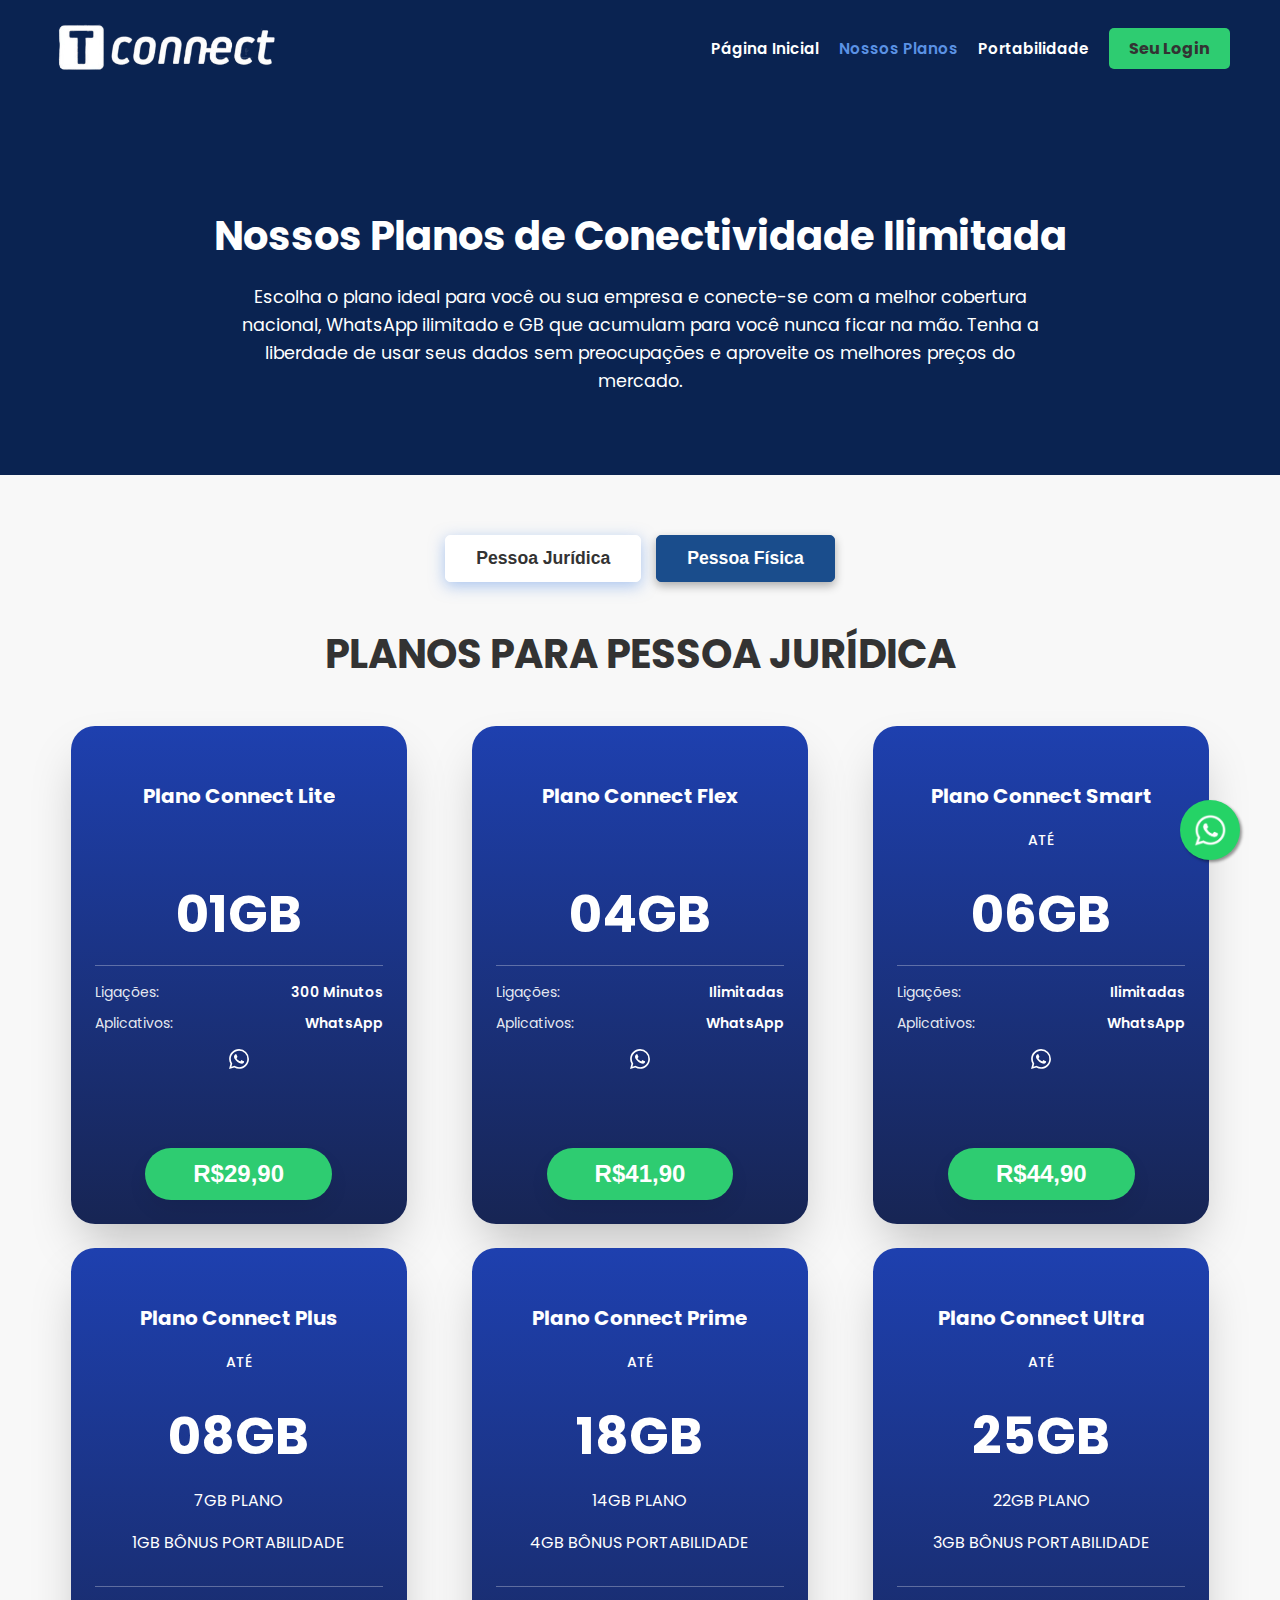
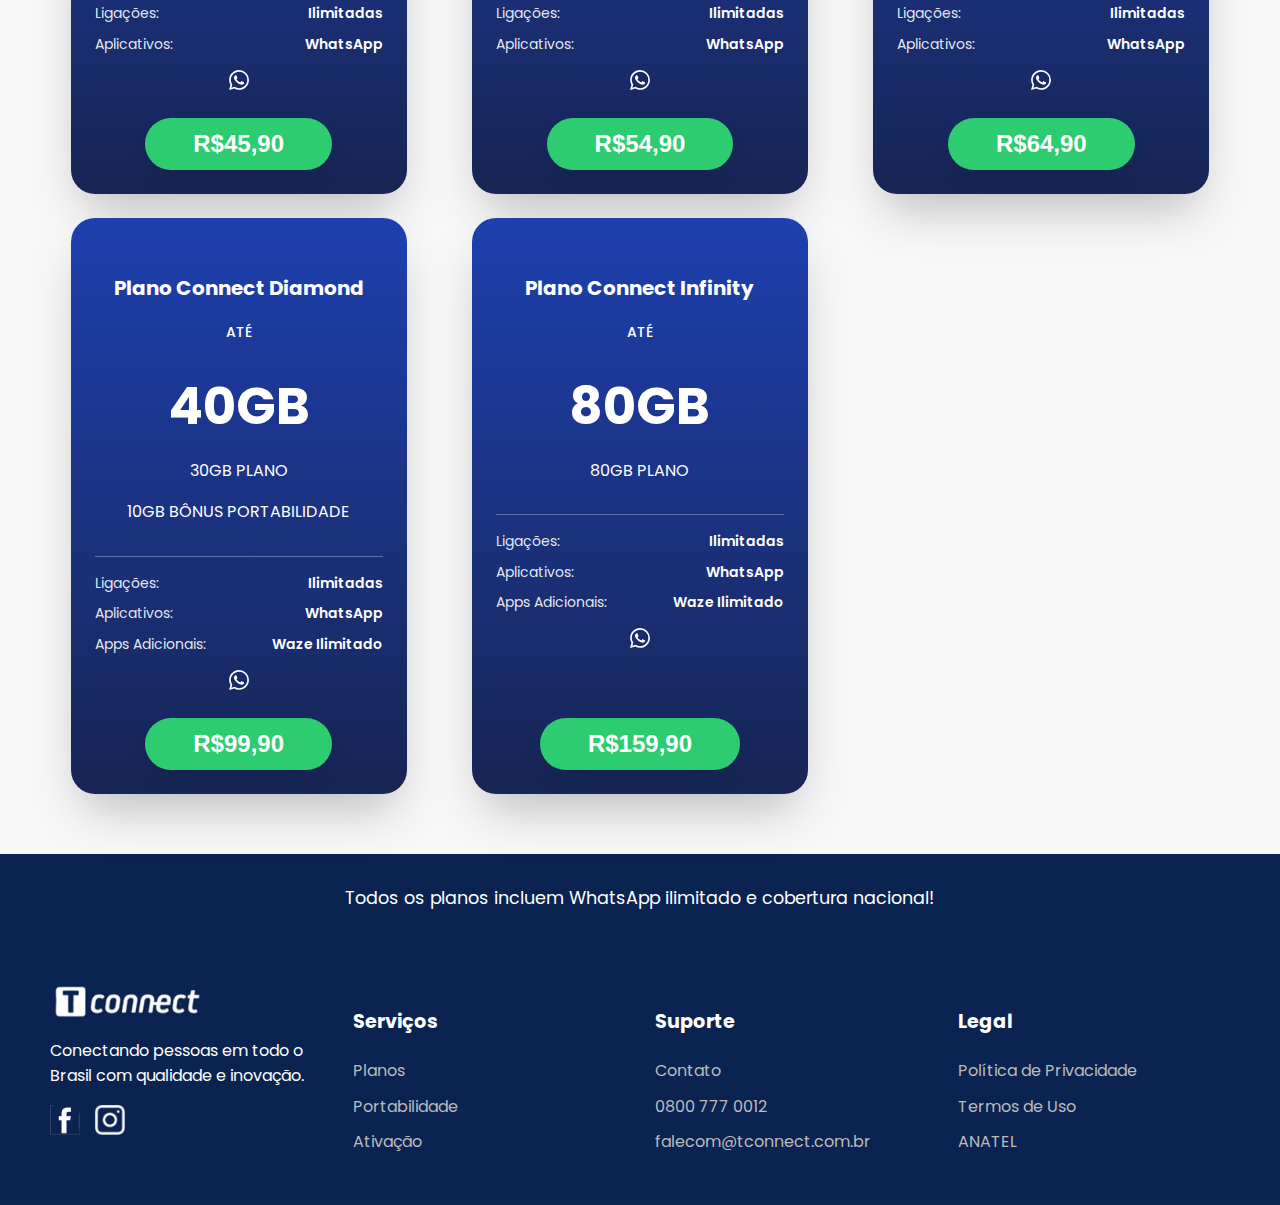
<file: nossos-planos.html>
<!DOCTYPE html>
<html lang="pt-BR">
<head>
    <meta charset="UTF-8">
    <meta name="viewport" content="width=device-width, initial-scale=1.0">
    <title>TConnect - Nossos Planos</title>
    <link rel="stylesheet" href="style.css">
    <link rel="preconnect" href="https://fonts.googleapis.com">
    <link rel="preconnect" href="https://fonts.gstatic.com" crossorigin>
    <link href="https://fonts.googleapis.com/css2?family=Poppins:wght@400;600;700&display=swap" rel="stylesheet">
    <link rel="icon" type="image/png" href="assets/favicon.png">
</head>
<body>

    <header class="main-header">
        <nav class="main-nav">
            <div class="logo">
                <a href="index.html">
                    <img src="assets/tclogo.png" alt="Logo TConnect" class="logo-img">
                </a>
            </div>
            <div class="nav-links">
                <ul class="nav-list">
                    <li><a href="index.html">Página Inicial</a></li>
                    <li><a href="nossos-planos.html" class="active">Nossos Planos</a></li>
                    <li><a href="portabilidade.html">Portabilidade</a></li>
                </ul>
                <a href="https://erp.tconnect.com.br/app_login/" class="btn-login" target="_blank" rel="noopener noreferrer">Seu Login</a>
            </div>
        </nav>
    </header>

    <main>
        <section class="page-hero-title">
            <div class="container">
                <h1>Nossos Planos de Conectividade Ilimitada</h1>
                <p>Escolha o plano ideal para você ou sua empresa e conecte-se com a melhor cobertura nacional, WhatsApp ilimitado e GB que acumulam para você nunca ficar na mão. Tenha a liberdade de usar seus dados sem preocupações e aproveite os melhores preços do mercado.</p>
            </div>
        </section>

        <section class="content-section plans-section">
    <div class="container">
        
        <div class="plan-toggle-buttons">
            <button class="toggle-btn active" data-plan-type="pj">Pessoa Jurídica</button>
            <button class="toggle-btn" data-plan-type="pf">Pessoa Física</button>
        </div>

        <h2 id="plan-section-title">PLANOS PARA PESSOA JURÍDICA</h2>

        <div id="plans-pj" class="plan-cards-grid active">
            <div class="plan-card">
                <div class="plan-header">
                    <p class="plano-nome">Plano Connect Lite</p>
                    <p class="ate">ㅤ</p>
                    <h1 class="gb">01GB</h1>
                </div>
                <div class="divider"></div>
                <div class="features">
                    <div class="feature">
                        <span class="feature-label">Ligações:</span>
                        <span class="feature-value">300 Minutos</span>
                    </div>
                    <div class="feature">
                        <span class="feature-label">Aplicativos:</span>
                        <span class="feature-value">WhatsApp</span>
                    </div>
                </div>
                <div class="icons">
                    <div class="icon-circle">
                        <svg width="20" height="20" viewBox="0 0 24 24" fill="currentColor">
                            <path d="M17.472 14.382c-.297-.149-1.758-.867-2.03-.967-.273-.099-.471-.148-.67.15-.197.297-.767.966-.94 1.164-.173.199-.347.223-.644.075-.297-.15-1.255-.463-2.39-1.475-.883-.788-1.48-1.761-1.653-2.059-.173-.297-.018-.458.13-.606.134-.133.298-.347.446-.52.149-.174.198-.298.298-.497.099-.198.05-.371-.025-.52-.075-.149-.669-1.612-.916-2.207-.242-.579-.487-.5-.669-.51-.173-.008-.371-.01-.57-.01-.198 0-.52.074-.792.372-.272.297-1.04 1.016-1.04 2.479 0 1.462 1.065 2.875 1.213 3.074.149.198 2.096 3.2 5.077 4.487.709.306 1.262.489 1.694.625.712.227 1.36.195 1.871.118.571-.085 1.758-.719 2.006-1.413.248-.694.248-1.289.173-1.413-.074-.124-.272-.198-.57-.347m-5.421 7.403h-.004a9.87 9.87 0 01-5.031-1.378l-.361-.214-3.741.982.998-3.648-.235-.374a9.86 9.86 0 01-1.51-5.26c.001-5.45 4.436-9.884 9.888-9.884 2.64 0 5.122 1.03 6.988 2.898a9.825 9.825 0 012.893 6.994c-.003 5.45-4.437 9.884-9.885 9.884m8.413-18.297A11.815 11.815 0 0012.05 0C5.495 0 .16 5.335.157 11.892c0 2.096.547 4.142 1.588 5.945L.057 24l6.305-1.654a11.882 11.882 0 005.683 1.448h.005c6.554 0 11.89-5.335 11.893-11.893A11.821 11.821 0 0020.465 3.488" />
                        </svg>
                    </div>
                </div>
                <div class="price-section">
                    <button class="price-button" data-plan-id="01GB" data-plan-type="pj">
                        R$29,90
                    </button>
                </div>
            </div>
            
            <div class="plan-card">
                <div class="plan-header">
                    <p class="plano-nome">Plano Connect Flex</p>
                    <p class="ate">ㅤ</p>
                    <h1 class="gb">04GB</h1>
                </div>
                <div class="divider"></div>
                <div class="features">
                    <div class="feature">
                        <span class="feature-label">Ligações:</span>
                        <span class="feature-value">Ilimitadas</span>
                    </div>
                    <div class="feature">
                        <span class="feature-label">Aplicativos:</span>
                        <span class="feature-value">WhatsApp</span>
                    </div>
                </div>
                <div class="icons">
                    <div class="icon-circle">
                        <svg width="20" height="20" viewBox="0 0 24 24" fill="currentColor">
                            <path d="M17.472 14.382c-.297-.149-1.758-.867-2.03-.967-.273-.099-.471-.148-.67.15-.197.297-.767.966-.94 1.164-.173.199-.347.223-.644.075-.297-.15-1.255-.463-2.39-1.475-.883-.788-1.48-1.761-1.653-2.059-.173-.297-.018-.458.13-.606.134-.133.298-.347.446-.52.149-.174.198-.298.298-.497.099-.198.05-.371-.025-.52-.075-.149-.669-1.612-.916-2.207-.242-.579-.487-.5-.669-.51-.173-.008-.371-.01-.57-.01-.198 0-.52.074-.792.372-.272.297-1.04 1.016-1.04 2.479 0 1.462 1.065 2.875 1.213 3.074.149.198 2.096 3.2 5.077 4.487.709.306 1.262.489 1.694.625.712.227 1.36.195 1.871.118.571-.085 1.758-.719 2.006-1.413.248-.694.248-1.289.173-1.413-.074-.124-.272-.198-.57-.347m-5.421 7.403h-.004a9.87 9.87 0 01-5.031-1.378l-.361-.214-3.741.982.998-3.648-.235-.374a9.86 9.86 0 01-1.51-5.26c.001-5.45 4.436-9.884 9.888-9.884 2.64 0 5.122 1.03 6.988 2.898a9.825 9.825 0 012.893 6.994c-.003 5.45-4.437 9.884-9.885 9.884m8.413-18.297A11.815 11.815 0 0012.05 0C5.495 0 .16 5.335.157 11.892c0 2.096.547 4.142 1.588 5.945L.057 24l6.305-1.654a11.882 11.882 0 005.683 1.448h.005c6.554 0 11.89-5.335 11.893-11.893A11.821 11.821 0 0020.465 3.488" />
                        </svg>
                    </div>
                </div>
                <div class="price-section">
                    <button class="price-button" data-plan-id="04GB" data-plan-type="pj">
                        R$41,90
                    </button>
                </div>
            </div>
            
            <div class="plan-card">
                <div class="plan-header">
                    <p class="plano-nome">Plano Connect Smart</p>
                    <p class="ate">ATÉ</p>
                    <h1 class="gb">06GB</h1>
                </div>
                <div class="divider"></div>
                <div class="features">
                    <div class="feature">
                        <span class="feature-label">Ligações:</span>
                        <span class="feature-value">Ilimitadas</span>
                    </div>
                    <div class="feature">
                        <span class="feature-label">Aplicativos:</span>
                        <span class="feature-value">WhatsApp</span>
                    </div>
                </div>
                <div class="icons">
                    <div class="icon-circle">
                        <svg width="20" height="20" viewBox="0 0 24 24" fill="currentColor">
                            <path d="M17.472 14.382c-.297-.149-1.758-.867-2.03-.967-.273-.099-.471-.148-.67.15-.197.297-.767.966-.94 1.164-.173.199-.347.223-.644.075-.297-.15-1.255-.463-2.39-1.475-.883-.788-1.48-1.761-1.653-2.059-.173-.297-.018-.458.13-.606.134-.133.298-.347.446-.52.149-.174.198-.298.298-.497.099-.198.05-.371-.025-.52-.075-.149-.669-1.612-.916-2.207-.242-.579-.487-.5-.669-.51-.173-.008-.371-.01-.57-.01-.198 0-.52.074-.792.372-.272.297-1.04 1.016-1.04 2.479 0 1.462 1.065 2.875 1.213 3.074.149.198 2.096 3.2 5.077 4.487.709.306 1.262.489 1.694.625.712.227 1.36.195 1.871.118.571-.085 1.758-.719 2.006-1.413.248-.694.248-1.289.173-1.413-.074-.124-.272-.198-.57-.347m-5.421 7.403h-.004a9.87 9.87 0 01-5.031-1.378l-.361-.214-3.741.982.998-3.648-.235-.374a9.86 9.86 0 01-1.51-5.26c.001-5.45 4.436-9.884 9.888-9.884 2.64 0 5.122 1.03 6.988 2.898a9.825 9.825 0 012.893 6.994c-.003 5.45-4.437 9.884-9.885 9.884m8.413-18.297A11.815 11.815 0 0012.05 0C5.495 0 .16 5.335.157 11.892c0 2.096.547 4.142 1.588 5.945L.057 24l6.305-1.654a11.882 11.882 0 005.683 1.448h.005c6.554 0 11.89-5.335 11.893-11.893A11.821 11.821 0 0020.465 3.488" />
                        </svg>
                    </div>
                </div>
                <div class="price-section">
                    <button class="price-button" data-plan-id="06GB" data-plan-type="pj">
                        R$44,90
                    </button>
                </div>
            </div>
            
            <div class="plan-card">
                <div class="plan-header">
                    <p class="plano-nome">Plano Connect Plus</p>
                    <p class="ate">ATÉ</p>
                    <h1 class="gb">08GB</h1>
                    <div class="plano-info">
                        <p class="plano-principal">7GB PLANO</p>
                        <p class="bonus">1GB BÔNUS PORTABILIDADE</p>
                    </div>
                </div>
                <div class="divider"></div>
                <div class="features">
                    <div class="feature">
                        <span class="feature-label">Ligações:</span>
                        <span class="feature-value">Ilimitadas</span>
                    </div>
                    <div class="feature">
                        <span class="feature-label">Aplicativos:</span>
                        <span class="feature-value">WhatsApp</span>
                    </div>
                </div>
                <div class="icons">
                    <div class="icon-circle">
                        <svg width="20" height="20" viewBox="0 0 24 24" fill="currentColor">
                            <path d="M17.472 14.382c-.297-.149-1.758-.867-2.03-.967-.273-.099-.471-.148-.67.15-.197.297-.767.966-.94 1.164-.173.199-.347.223-.644.075-.297-.15-1.255-.463-2.39-1.475-.883-.788-1.48-1.761-1.653-2.059-.173-.297-.018-.458.13-.606.134-.133.298-.347.446-.52.149-.174.198-.298.298-.497.099-.198.05-.371-.025-.52-.075-.149-.669-1.612-.916-2.207-.242-.579-.487-.5-.669-.51-.173-.008-.371-.01-.57-.01-.198 0-.52.074-.792.372-.272.297-1.04 1.016-1.04 2.479 0 1.462 1.065 2.875 1.213 3.074.149.198 2.096 3.2 5.077 4.487.709.306 1.262.489 1.694.625.712.227 1.36.195 1.871.118.571-.085 1.758-.719 2.006-1.413.248-.694.248-1.289.173-1.413-.074-.124-.272-.198-.57-.347m-5.421 7.403h-.004a9.87 9.87 0 01-5.031-1.378l-.361-.214-3.741.982.998-3.648-.235-.374a9.86 9.86 0 01-1.51-5.26c.001-5.45 4.436-9.884 9.888-9.884 2.64 0 5.122 1.03 6.988 2.898a9.825 9.825 0 012.893 6.994c-.003 5.45-4.437 9.884-9.885 9.884m8.413-18.297A11.815 11.815 0 0012.05 0C5.495 0 .16 5.335.157 11.892c0 2.096.547 4.142 1.588 5.945L.057 24l6.305-1.654a11.882 11.882 0 005.683 1.448h.005c6.554 0 11.89-5.335 11.893-11.893A11.821 11.821 0 0020.465 3.488" />
                        </svg>
                    </div>
                </div>
                <div class="price-section">
                    <button class="price-button" data-plan-id="08GB" data-plan-type="pj">
                        R$45,90
                    </button>
                </div>
            </div>
            
            <div class="plan-card">
                <div class="plan-header">
                    <p class="plano-nome">Plano Connect Prime</p>
                    <p class="ate">ATÉ</p>
                    <h1 class="gb">18GB</h1>
                    <div class="plano-info">
                        <p class="plano-principal">14GB PLANO</p>
                        <p class="bonus">4GB BÔNUS PORTABILIDADE</p>
                    </div>
                </div>
                <div class="divider"></div>
                <div class="features">
                    <div class="feature">
                        <span class="feature-label">Ligações:</span>
                        <span class="feature-value">Ilimitadas</span>
                    </div>
                    <div class="feature">
                        <span class="feature-label">Aplicativos:</span>
                        <span class="feature-value">WhatsApp</span>
                    </div>
                </div>
                <div class="icons">
                    <div class="icon-circle">
                        <svg width="20" height="20" viewBox="0 0 24 24" fill="currentColor">
                            <path d="M17.472 14.382c-.297-.149-1.758-.867-2.03-.967-.273-.099-.471-.148-.67.15-.197.297-.767.966-.94 1.164-.173.199-.347.223-.644.075-.297-.15-1.255-.463-2.39-1.475-.883-.788-1.48-1.761-1.653-2.059-.173-.297-.018-.458.13-.606.134-.133.298-.347.446-.52.149-.174.198-.298.298-.497.099-.198.05-.371-.025-.52-.075-.149-.669-1.612-.916-2.207-.242-.579-.487-.5-.669-.51-.173-.008-.371-.01-.57-.01-.198 0-.52.074-.792.372-.272.297-1.04 1.016-1.04 2.479 0 1.462 1.065 2.875 1.213 3.074.149.198 2.096 3.2 5.077 4.487.709.306 1.262.489 1.694.625.712.227 1.36.195 1.871.118.571-.085 1.758-.719 2.006-1.413.248-.694.248-1.289.173-1.413-.074-.124-.272-.198-.57-.347m-5.421 7.403h-.004a9.87 9.87 0 01-5.031-1.378l-.361-.214-3.741.982.998-3.648-.235-.374a9.86 9.86 0 01-1.51-5.26c.001-5.45 4.436-9.884 9.888-9.884 2.64 0 5.122 1.03 6.988 2.898a9.825 9.825 0 012.893 6.994c-.003 5.45-4.437 9.884-9.885 9.884m8.413-18.297A11.815 11.815 0 0012.05 0C5.495 0 .16 5.335.157 11.892c0 2.096.547 4.142 1.588 5.945L.057 24l6.305-1.654a11.882 11.882 0 005.683 1.448h.005c6.554 0 11.89-5.335 11.893-11.893A11.821 11.821 0 0020.465 3.488" />
                        </svg>
                    </div>
                </div>
                <div class="price-section">
                    <button class="price-button" data-plan-id="18GB" data-plan-type="pj">
                        R$54,90
                    </button>
                </div>
            </div>
            
            <div class="plan-card">
                <div class="plan-header">
                    <p class="plano-nome">Plano Connect Ultra</p>
                    <p class="ate">ATÉ</p>
                    <h1 class="gb">25GB</h1>
                    <div class="plano-info">
                        <p class="plano-principal">22GB PLANO</p>
                        <p class="bonus">3GB BÔNUS PORTABILIDADE</p>
                    </div>
                </div>
                <div class="divider"></div>
                <div class="features">
                    <div class="feature">
                        <span class="feature-label">Ligações:</span>
                        <span class="feature-value">Ilimitadas</span>
                    </div>
                    <div class="feature">
                        <span class="feature-label">Aplicativos:</span>
                        <span class="feature-value">WhatsApp</span>
                    </div>
                </div>
                <div class="icons">
                    <div class="icon-circle">
                        <svg width="20" height="20" viewBox="0 0 24 24" fill="currentColor">
                            <path d="M17.472 14.382c-.297-.149-1.758-.867-2.03-.967-.273-.099-.471-.148-.67.15-.197.297-.767.966-.94 1.164-.173.199-.347.223-.644.075-.297-.15-1.255-.463-2.39-1.475-.883-.788-1.48-1.761-1.653-2.059-.173-.297-.018-.458.13-.606.134-.133.298-.347.446-.52.149-.174.198-.298.298-.497.099-.198.05-.371-.025-.52-.075-.149-.669-1.612-.916-2.207-.242-.579-.487-.5-.669-.51-.173-.008-.371-.01-.57-.01-.198 0-.52.074-.792.372-.272.297-1.04 1.016-1.04 2.479 0 1.462 1.065 2.875 1.213 3.074.149.198 2.096 3.2 5.077 4.487.709.306 1.262.489 1.694.625.712.227 1.36.195 1.871.118.571-.085 1.758-.719 2.006-1.413.248-.694.248-1.289.173-1.413-.074-.124-.272-.198-.57-.347m-5.421 7.403h-.004a9.87 9.87 0 01-5.031-1.378l-.361-.214-3.741.982.998-3.648-.235-.374a9.86 9.86 0 01-1.51-5.26c.001-5.45 4.436-9.884 9.888-9.884 2.64 0 5.122 1.03 6.988 2.898a9.825 9.825 0 012.893 6.994c-.003 5.45-4.437 9.884-9.885 9.884m8.413-18.297A11.815 11.815 0 0012.05 0C5.495 0 .16 5.335.157 11.892c0 2.096.547 4.142 1.588 5.945L.057 24l6.305-1.654a11.882 11.882 0 005.683 1.448h.005c6.554 0 11.89-5.335 11.893-11.893A11.821 11.821 0 0020.465 3.488" />
                        </svg>
                    </div>
                </div>
                <div class="price-section">
                    <button class="price-button" data-plan-id="25GB" data-plan-type="pj">
                        R$64,90
                    </button>
                </div>
            </div>
            
            <div class="plan-card">
                <div class="plan-header">
                    <p class="plano-nome">Plano Connect Diamond</p>
                    <p class="ate">ATÉ</p>
                    <h1 class="gb">40GB</h1>
                    <div class="plano-info">
                        <p class="plano-principal">30GB PLANO</p>
                        <p class="bonus">10GB BÔNUS PORTABILIDADE</p>
                    </div>
                </div>
                <div class="divider"></div>
                <div class="features">
                    <div class="feature">
                        <span class="feature-label">Ligações:</span>
                        <span class="feature-value">Ilimitadas</span>
                    </div>
                    <div class="feature">
                        <span class="feature-label">Aplicativos:</span>
                        <span class="feature-value">WhatsApp</span>
                    </div>
                    <div class="feature">
                        <span class="feature-label">Apps Adicionais:</span>
                        <span class="feature-value">Waze Ilimitado</span>
                    </div>
                </div>
                <div class="icons">
                    <div class="icon-circle">
                        <svg width="20" height="20" viewBox="0 0 24 24" fill="currentColor">
                            <path d="M17.472 14.382c-.297-.149-1.758-.867-2.03-.967-.273-.099-.471-.148-.67.15-.197.297-.767.966-.94 1.164-.173.199-.347.223-.644.075-.297-.15-1.255-.463-2.39-1.475-.883-.788-1.48-1.761-1.653-2.059-.173-.297-.018-.458.13-.606.134-.133.298-.347.446-.52.149-.174.198-.298.298-.497.099-.198.05-.371-.025-.52-.075-.149-.669-1.612-.916-2.207-.242-.579-.487-.5-.669-.51-.173-.008-.371-.01-.57-.01-.198 0-.52.074-.792.372-.272.297-1.04 1.016-1.04 2.479 0 1.462 1.065 2.875 1.213 3.074.149.198 2.096 3.2 5.077 4.487.709.306 1.262.489 1.694.625.712.227 1.36.195 1.871.118.571-.085 1.758-.719 2.006-1.413.248-.694.248-1.289.173-1.413-.074-.124-.272-.198-.57-.347m-5.421 7.403h-.004a9.87 9.87 0 01-5.031-1.378l-.361-.214-3.741.982.998-3.648-.235-.374a9.86 9.86 0 01-1.51-5.26c.001-5.45 4.436-9.884 9.888-9.884 2.64 0 5.122 1.03 6.988 2.898a9.825 9.825 0 012.893 6.994c-.003 5.45-4.437 9.884-9.885 9.884m8.413-18.297A11.815 11.815 0 0012.05 0C5.495 0 .16 5.335.157 11.892c0 2.096.547 4.142 1.588 5.945L.057 24l6.305-1.654a11.882 11.882 0 005.683 1.448h.005c6.554 0 11.89-5.335 11.893-11.893A11.821 11.821 0 0020.465 3.488" />
                        </svg>
                    </div>
                </div>
                <div class="price-section">
                    <button class="price-button" data-plan-id="40GB" data-plan-type="pj">
                        R$99,90
                    </button>
                </div>
            </div>
            
            <div class="plan-card">
                <div class="plan-header">
                    <p class="plano-nome">Plano Connect Infinity</p>
                    <p class="ate">ATÉ</p>
                    <h1 class="gb">80GB</h1>
                    <div class="plano-info">
                        <p class="plano-principal">80GB PLANO</p>
                    </div>
                </div>
                <div class="divider"></div>
                <div class="features">
                    <div class="feature">
                        <span class="feature-label">Ligações:</span>
                        <span class="feature-value">Ilimitadas</span>
                    </div>
                    <div class="feature">
                        <span class="feature-label">Aplicativos:</span>
                        <span class="feature-value">WhatsApp</span>
                    </div>
                    <div class="feature">
                        <span class="feature-label">Apps Adicionais:</span>
                        <span class="feature-value">Waze Ilimitado</span>
                    </div>
                </div>
                <div class="icons">
                    <div class="icon-circle">
                        <svg width="20" height="20" viewBox="0 0 24 24" fill="currentColor">
                            <path d="M17.472 14.382c-.297-.149-1.758-.867-2.03-.967-.273-.099-.471-.148-.67.15-.197.297-.767.966-.94 1.164-.173.199-.347.223-.644.075-.297-.15-1.255-.463-2.39-1.475-.883-.788-1.48-1.761-1.653-2.059-.173-.297-.018-.458.13-.606.134-.133.298-.347.446-.52.149-.174.198-.298.298-.497.099-.198.05-.371-.025-.52-.075-.149-.669-1.612-.916-2.207-.242-.579-.487-.5-.669-.51-.173-.008-.371-.01-.57-.01-.198 0-.52.074-.792.372-.272.297-1.04 1.016-1.04 2.479 0 1.462 1.065 2.875 1.213 3.074.149.198 2.096 3.2 5.077 4.487.709.306 1.262.489 1.694.625.712.227 1.36.195 1.871.118.571-.085 1.758-.719 2.006-1.413.248-.694.248-1.289.173-1.413-.074-.124-.272-.198-.57-.347m-5.421 7.403h-.004a9.87 9.87 0 01-5.031-1.378l-.361-.214-3.741.982.998-3.648-.235-.374a9.86 9.86 0 01-1.51-5.26c.001-5.45 4.436-9.884 9.888-9.884 2.64 0 5.122 1.03 6.988 2.898a9.825 9.825 0 012.893 6.994c-.003 5.45-4.437 9.884-9.885 9.884m8.413-18.297A11.815 11.815 0 0012.05 0C5.495 0 .16 5.335.157 11.892c0 2.096.547 4.142 1.588 5.945L.057 24l6.305-1.654a11.882 11.882 0 005.683 1.448h.005c6.554 0 11.89-5.335 11.893-11.893A11.821 11.821 0 0020.465 3.488" />
                        </svg>
                    </div>
                </div>
                <div class="price-section">
                    <button class="price-button" data-plan-id="80GB" data-plan-type="pj">
                        R$159,90
                    </button>
                </div>
            </div>
        </div>

        <div id="plans-pf" class="plan-cards-grid">
            <div class="plan-card">
                <div class="plan-header">
                    <p class="plano-nome">Plano Connect Lite</p>
                    <p class="ate">ㅤ</p>
                    <h1 class="gb">01GB</h1>
                </div>
                <div class="divider"></div>
                <div class="features">
                    <div class="feature">
                        <span class="feature-label">Ligações:</span>
                        <span class="feature-value">300 Minutos</span>
                    </div>
                    <div class="feature">
                        <span class="feature-label">Aplicativos:</span>
                        <span class="feature-value">WhatsApp</span>
                    </div>
                </div>
                <div class="icons">
                    <div class="icon-circle">
                        <svg width="20" height="20" viewBox="0 0 24 24" fill="currentColor">
                            <path d="M17.472 14.382c-.297-.149-1.758-.867-2.03-.967-.273-.099-.471-.148-.67.15-.197.297-.767.966-.94 1.164-.173.199-.347.223-.644.075-.297-.15-1.255-.463-2.39-1.475-.883-.788-1.48-1.761-1.653-2.059-.173-.297-.018-.458.13-.606.134-.133.298-.347.446-.52.149-.174.198-.298.298-.497.099-.198.05-.371-.025-.52-.075-.149-.669-1.612-.916-2.207-.242-.579-.487-.5-.669-.51-.173-.008-.371-.01-.57-.01-.198 0-.52.074-.792.372-.272.297-1.04 1.016-1.04 2.479 0 1.462 1.065 2.875 1.213 3.074.149.198 2.096 3.2 5.077 4.487.709.306 1.262.489 1.694.625.712.227 1.36.195 1.871.118.571-.085 1.758-.719 2.006-1.413.248-.694.248-1.289.173-1.413-.074-.124-.272-.198-.57-.347m-5.421 7.403h-.004a9.87 9.87 0 01-5.031-1.378l-.361-.214-3.741.982.998-3.648-.235-.374a9.86 9.86 0 01-1.51-5.26c.001-5.45 4.436-9.884 9.888-9.884 2.64 0 5.122 1.03 6.988 2.898a9.825 9.825 0 012.893 6.994c-.003 5.45-4.437 9.884-9.885 9.884m8.413-18.297A11.815 11.815 0 0012.05 0C5.495 0 .16 5.335.157 11.892c0 2.096.547 4.142 1.588 5.945L.057 24l6.305-1.654a11.882 11.882 0 005.683 1.448h.005c6.554 0 11.89-5.335 11.893-11.893A11.821 11.821 0 0020.465 3.488" />
                        </svg>
                    </div>
                </div>
                <div class="price-section">
                    <button class="price-button" data-plan-id="01GB" data-plan-type="pf">
                        R$33,90
                    </button>
                </div>
            </div>
            
            <div class="plan-card">
                <div class="plan-header">
                    <p class="plano-nome">Plano Connect Flex</p>
                    <p class="ate">ㅤ</p>
                    <h1 class="gb">04GB</h1>
                </div>
                <div class="divider"></div>
                <div class="features">
                    <div class="feature">
                        <span class="feature-label">Ligações:</span>
                        <span class="feature-value">Ilimitadas</span>
                    </div>
                    <div class="feature">
                        <span class="feature-label">Aplicativos:</span>
                        <span class="feature-value">WhatsApp</span>
                    </div>
                </div>
                <div class="icons">
                    <div class="icon-circle">
                        <svg width="20" height="20" viewBox="0 0 24 24" fill="currentColor">
                            <path d="M17.472 14.382c-.297-.149-1.758-.867-2.03-.967-.273-.099-.471-.148-.67.15-.197.297-.767.966-.94 1.164-.173.199-.347.223-.644.075-.297-.15-1.255-.463-2.39-1.475-.883-.788-1.48-1.761-1.653-2.059-.173-.297-.018-.458.13-.606.134-.133.298-.347.446-.52.149-.174.198-.298.298-.497.099-.198.05-.371-.025-.52-.075-.149-.669-1.612-.916-2.207-.242-.579-.487-.5-.669-.51-.173-.008-.371-.01-.57-.01-.198 0-.52.074-.792.372-.272.297-1.04 1.016-1.04 2.479 0 1.462 1.065 2.875 1.213 3.074.149.198 2.096 3.2 5.077 4.487.709.306 1.262.489 1.694.625.712.227 1.36.195 1.871.118.571-.085 1.758-.719 2.006-1.413.248-.694.248-1.289.173-1.413-.074-.124-.272-.198-.57-.347m-5.421 7.403h-.004a9.87 9.87 0 01-5.031-1.378l-.361-.214-3.741.982.998-3.648-.235-.374a9.86 9.86 0 01-1.51-5.26c.001-5.45 4.436-9.884 9.888-9.884 2.64 0 5.122 1.03 6.988 2.898a9.825 9.825 0 012.893 6.994c-.003 5.45-4.437 9.884-9.885 9.884m8.413-18.297A11.815 11.815 0 0012.05 0C5.495 0 .16 5.335.157 11.892c0 2.096.547 4.142 1.588 5.945L.057 24l6.305-1.654a11.882 11.882 0 005.683 1.448h.005c6.554 0 11.89-5.335 11.893-11.893A11.821 11.821 0 0020.465 3.488" />
                        </svg>
                    </div>
                </div>
                <div class="price-section">
                    <button class="price-button" data-plan-id="04GB" data-plan-type="pf">
                        R$44,90
                    </button>
                </div>
            </div>
            
            <div class="plan-card">
                <div class="plan-header">
                    <p class="plano-nome">Plano Connect Smart</p>
                    <p class="ate">ATÉ</p>
                    <h1 class="gb">06GB</h1>
                    <div class="plano-info">
                        <p class="plano-principal">5GB PLANO</p>
                        <p class="bonus">1GB BÔNUS PORTABILIDADE</p>
                    </div>
                </div>
                <div class="divider"></div>
                <div class="features">
                    <div class="feature">
                        <span class="feature-label">Ligações:</span>
                        <span class="feature-value">Ilimitadas</span>
                    </div>
                    <div class="feature">
                        <span class="feature-label">Aplicativos:</span>
                        <span class="feature-value">WhatsApp</span>
                    </div>
                </div>
                <div class="icons">
                    <div class="icon-circle">
                        <svg width="20" height="20" viewBox="0 0 24 24" fill="currentColor">
                            <path d="M17.472 14.382c-.297-.149-1.758-.867-2.03-.967-.273-.099-.471-.148-.67.15-.197.297-.767.966-.94 1.164-.173.199-.347.223-.644.075-.297-.15-1.255-.463-2.39-1.475-.883-.788-1.48-1.761-1.653-2.059-.173-.297-.018-.458.13-.606.134-.133.298-.347.446-.52.149-.174.198-.298.298-.497.099-.198.05-.371-.025-.52-.075-.149-.669-1.612-.916-2.207-.242-.579-.487-.5-.669-.51-.173-.008-.371-.01-.57-.01-.198 0-.52.074-.792.372-.272.297-1.04 1.016-1.04 2.479 0 1.462 1.065 2.875 1.213 3.074.149.198 2.096 3.2 5.077 4.487.709.306 1.262.489 1.694.625.712.227 1.36.195 1.871.118.571-.085 1.758-.719 2.006-1.413.248-.694.248-1.289.173-1.413-.074-.124-.272-.198-.57-.347m-5.421 7.403h-.004a9.87 9.87 0 01-5.031-1.378l-.361-.214-3.741.982.998-3.648-.235-.374a9.86 9.86 0 01-1.51-5.26c.001-5.45 4.436-9.884 9.888-9.884 2.64 0 5.122 1.03 6.988 2.898a9.825 9.825 0 012.893 6.994c-.003 5.45-4.437 9.884-9.885 9.884m8.413-18.297A11.815 11.815 0 0012.05 0C5.495 0 .16 5.335.157 11.892c0 2.096.547 4.142 1.588 5.945L.057 24l6.305-1.654a11.882 11.882 0 005.683 1.448h.005c6.554 0 11.89-5.335 11.893-11.893A11.821 11.821 0 0020.465 3.488" />
                        </svg>
                    </div>
                </div>
                <div class="price-section">
                    <button class="price-button" data-plan-id="06GB" data-plan-type="pf">
                        R$47,90
                    </button>
                </div>
            </div>
            
            <div class="plan-card">
                <div class="plan-header">
                    <p class="plano-nome">Plano Connect Plus</p>
                    <p class="ate">ATÉ</p>
                    <h1 class="gb">08GB</h1>
                    <div class="plano-info">
                        <p class="plano-principal">7GB PLANO</p>
                        <p class="bonus">1GB BÔNUS PORTABILIDADE</p>
                    </div>
                </div>
                <div class="divider"></div>
                <div class="features">
                    <div class="feature">
                        <span class="feature-label">Ligações:</span>
                        <span class="feature-value">Ilimitadas</span>
                    </div>
                    <div class="feature">
                        <span class="feature-label">Aplicativos:</span>
                        <span class="feature-value">WhatsApp</span>
                    </div>
                </div>
                <div class="icons">
                    <div class="icon-circle">
                        <svg width="20" height="20" viewBox="0 0 24 24" fill="currentColor">
                            <path d="M17.472 14.382c-.297-.149-1.758-.867-2.03-.967-.273-.099-.471-.148-.67.15-.197.297-.767.966-.94 1.164-.173.199-.347.223-.644.075-.297-.15-1.255-.463-2.39-1.475-.883-.788-1.48-1.761-1.653-2.059-.173-.297-.018-.458.13-.606.134-.133.298-.347.446-.52.149-.174.198-.298.298-.497.099-.198.05-.371-.025-.52-.075-.149-.669-1.612-.916-2.207-.242-.579-.487-.5-.669-.51-.173-.008-.371-.01-.57-.01-.198 0-.52.074-.792.372-.272.297-1.04 1.016-1.04 2.479 0 1.462 1.065 2.875 1.213 3.074.149.198 2.096 3.2 5.077 4.487.709.306 1.262.489 1.694.625.712.227 1.36.195 1.871.118.571-.085 1.758-.719 2.006-1.413.248-.694.248-1.289.173-1.413-.074-.124-.272-.198-.57-.347m-5.421 7.403h-.004a9.87 9.87 0 01-5.031-1.378l-.361-.214-3.741.982.998-3.648-.235-.374a9.86 9.86 0 01-1.51-5.26c.001-5.45 4.436-9.884 9.888-9.884 2.64 0 5.122 1.03 6.988 2.898a9.825 9.825 0 012.893 6.994c-.003 5.45-4.437 9.884-9.885 9.884m8.413-18.297A11.815 11.815 0 0012.05 0C5.495 0 .16 5.335.157 11.892c0 2.096.547 4.142 1.588 5.945L.057 24l6.305-1.654a11.882 11.882 0 005.683 1.448h.005c6.554 0 11.89-5.335 11.893-11.893A11.821 11.821 0 0020.465 3.488" />
                        </svg>
                    </div>
                </div>
                <div class="price-section">
                    <button class="price-button" data-plan-id="08GB" data-plan-type="pf">
                        R$49,90
                    </button>
                </div>
            </div>
            
            <div class="plan-card">
                <div class="plan-header">
                    <p class="plano-nome">Plano Connect Prime</p>
                    <p class="ate">ATÉ</p>
                    <h1 class="gb">18GB</h1>
                    <div class="plano-info">
                        <p class="plano-principal">14GB PLANO</p>
                        <p class="bonus">4GB BÔNUS PORTABILIDADE</p>
                    </div>
                </div>
                <div class="divider"></div>
                <div class="features">
                    <div class="feature">
                        <span class="feature-label">Ligações:</span>
                        <span class="feature-value">Ilimitadas</span>
                    </div>
                    <div class="feature">
                        <span class="feature-label">Aplicativos:</span>
                        <span class="feature-value">WhatsApp</span>
                    </div>
                </div>
                <div class="icons">
                    <div class="icon-circle">
                        <svg width="20" height="20" viewBox="0 0 24 24" fill="currentColor">
                            <path d="M17.472 14.382c-.297-.149-1.758-.867-2.03-.967-.273-.099-.471-.148-.67.15-.197.297-.767.966-.94 1.164-.173.199-.347.223-.644.075-.297-.15-1.255-.463-2.39-1.475-.883-.788-1.48-1.761-1.653-2.059-.173-.297-.018-.458.13-.606.134-.133.298-.347.446-.52.149-.174.198-.298.298-.497.099-.198.05-.371-.025-.52-.075-.149-.669-1.612-.916-2.207-.242-.579-.487-.5-.669-.51-.173-.008-.371-.01-.57-.01-.198 0-.52.074-.792.372-.272.297-1.04 1.016-1.04 2.479 0 1.462 1.065 2.875 1.213 3.074.149.198 2.096 3.2 5.077 4.487.709.306 1.262.489 1.694.625.712.227 1.36.195 1.871.118.571-.085 1.758-.719 2.006-1.413.248-.694.248-1.289.173-1.413-.074-.124-.272-.198-.57-.347m-5.421 7.403h-.004a9.87 9.87 0 01-5.031-1.378l-.361-.214-3.741.982.998-3.648-.235-.374a9.86 9.86 0 01-1.51-5.26c.001-5.45 4.436-9.884 9.888-9.884 2.64 0 5.122 1.03 6.988 2.898a9.825 9.825 0 012.893 6.994c-.003 5.45-4.437 9.884-9.885 9.884m8.413-18.297A11.815 11.815 0 0012.05 0C5.495 0 .16 5.335.157 11.892c0 2.096.547 4.142 1.588 5.945L.057 24l6.305-1.654a11.882 11.882 0 005.683 1.448h.005c6.554 0 11.89-5.335 11.893-11.893A11.821 11.821 0 0020.465 3.488" />
                        </svg>
                    </div>
                </div>
                <div class="price-section">
                    <button class="price-button" data-plan-id="18GB" data-plan-type="pf">
                        R$59,90
                    </button>
                </div>
            </div>
            
            <div class="plan-card">
                <div class="plan-header">
                    <p class="plano-nome">Plano Connect Ultra</p>
                    <p class="ate">ATÉ</p>
                    <h1 class="gb">25GB</h1>
                    <div class="plano-info">
                        <p class="plano-principal">22GB PLANO</p>
                        <p class="bonus">3GB BÔNUS PORTABILIDADE</p>
                    </div>
                </div>
                <div class="divider"></div>
                <div class="features">
                    <div class="feature">
                        <span class="feature-label">Ligações:</span>
                        <span class="feature-value">Ilimitadas</span>
                    </div>
                    <div class="feature">
                        <span class="feature-label">Aplicativos:</span>
                        <span class="feature-value">WhatsApp</span>
                    </div>
                </div>
                <div class="icons">
                    <div class="icon-circle">
                        <svg width="20" height="20" viewBox="0 0 24 24" fill="currentColor">
                            <path d="M17.472 14.382c-.297-.149-1.758-.867-2.03-.967-.273-.099-.471-.148-.67.15-.197.297-.767.966-.94 1.164-.173.199-.347.223-.644.075-.297-.15-1.255-.463-2.39-1.475-.883-.788-1.48-1.761-1.653-2.059-.173-.297-.018-.458.13-.606.134-.133.298-.347.446-.52.149-.174.198-.298.298-.497.099-.198.05-.371-.025-.52-.075-.149-.669-1.612-.916-2.207-.242-.579-.487-.5-.669-.51-.173-.008-.371-.01-.57-.01-.198 0-.52.074-.792.372-.272.297-1.04 1.016-1.04 2.479 0 1.462 1.065 2.875 1.213 3.074.149.198 2.096 3.2 5.077 4.487.709.306 1.262.489 1.694.625.712.227 1.36.195 1.871.118.571-.085 1.758-.719 2.006-1.413.248-.694.248-1.289.173-1.413-.074-.124-.272-.198-.57-.347m-5.421 7.403h-.004a9.87 9.87 0 01-5.031-1.378l-.361-.214-3.741.982.998-3.648-.235-.374a9.86 9.86 0 01-1.51-5.26c.001-5.45 4.436-9.884 9.888-9.884 2.64 0 5.122 1.03 6.988 2.898a9.825 9.825 0 012.893 6.994c-.003 5.45-4.437 9.884-9.885 9.884m8.413-18.297A11.815 11.815 0 0012.05 0C5.495 0 .16 5.335.157 11.892c0 2.096.547 4.142 1.588 5.945L.057 24l6.305-1.654a11.882 11.882 0 005.683 1.448h.005c6.554 0 11.89-5.335 11.893-11.893A11.821 11.821 0 0020.465 3.488" />
                        </svg>
                    </div>
                </div>
                <div class="price-section">
                    <button class="price-button" data-plan-id="25GB" data-plan-type="pf">
                        R$69,90
                    </button>
                </div>
            </div>
            
            <div class="plan-card">
                <div class="plan-header">
                    <p class="plano-nome">Plano Connect Diamond</p>
                    <p class="ate">ATÉ</p>
                    <h1 class="gb">40GB</h1>
                    <div class="plano-info">
                        <p class="plano-principal">30GB PLANO</p>
                        <p class="bonus">10GB BÔNUS PORTABILIDADE</p>
                    </div>
                </div>
                <div class="divider"></div>
                <div class="features">
                    <div class="feature">
                        <span class="feature-label">Ligações:</span>
                        <span class="feature-value">Ilimitadas</span>
                    </div>
                    <div class="feature">
                        <span class="feature-label">Aplicativos:</span>
                        <span class="feature-value">WhatsApp</span>
                    </div>
                    <div class="feature">
                        <span class="feature-label">Apps Adicionais:</span>
                        <span class="feature-value">Waze Ilimitado</span>
                    </div>
                </div>
                <div class="icons">
                    <div class="icon-circle">
                        <svg width="20" height="20" viewBox="0 0 24 24" fill="currentColor">
                            <path d="M17.472 14.382c-.297-.149-1.758-.867-2.03-.967-.273-.099-.471-.148-.67.15-.197.297-.767.966-.94 1.164-.173.199-.347.223-.644.075-.297-.15-1.255-.463-2.39-1.475-.883-.788-1.48-1.761-1.653-2.059-.173-.297-.018-.458.13-.606.134-.133.298-.347.446-.52.149-.174.198-.298.298-.497.099-.198.05-.371-.025-.52-.075-.149-.669-1.612-.916-2.207-.242-.579-.487-.5-.669-.51-.173-.008-.371-.01-.57-.01-.198 0-.52.074-.792.372-.272.297-1.04 1.016-1.04 2.479 0 1.462 1.065 2.875 1.213 3.074.149.198 2.096 3.2 5.077 4.487.709.306 1.262.489 1.694.625.712.227 1.36.195 1.871.118.571-.085 1.758-.719 2.006-1.413.248-.694.248-1.289.173-1.413-.074-.124-.272-.198-.57-.347m-5.421 7.403h-.004a9.87 9.87 0 01-5.031-1.378l-.361-.214-3.741.982.998-3.648-.235-.374a9.86 9.86 0 01-1.51-5.26c.001-5.45 4.436-9.884 9.888-9.884 2.64 0 5.122 1.03 6.988 2.898a9.825 9.825 0 012.893 6.994c-.003 5.45-4.437 9.884-9.885 9.884m8.413-18.297A11.815 11.815 0 0012.05 0C5.495 0 .16 5.335.157 11.892c0 2.096.547 4.142 1.588 5.945L.057 24l6.305-1.654a11.882 11.882 0 005.683 1.448h.005c6.554 0 11.89-5.335 11.893-11.893A11.821 11.821 0 0020.465 3.488" />
                        </svg>
                    </div>
                </div>
                <div class="price-section">
                    <button class="price-button" data-plan-id="40GB" data-plan-type="pf">
                        R$99,90
                    </button>
                </div>
            </div>

            <div class="plan-card">
                <div class="plan-header">
                    <p class="plano-nome">Plano Connect Infinity</p>
                    <p class="ate">ATÉ</p>
                    <h1 class="gb">80GB</h1>
                    <div class="plano-info">
                        <p class="plano-principal">80GB PLANO</p>
                    </div>
                </div>
                <div class="divider"></div>
                <div class="features">
                    <div class="feature">
                        <span class="feature-label">Ligações:</span>
                        <span class="feature-value">Ilimitadas</span>
                    </div>
                    <div class="feature">
                        <span class="feature-label">Aplicativos:</span>
                        <span class="feature-value">WhatsApp</span>
                    </div>
                    <div class="feature">
                        <span class="feature-label">Apps Adicionais:</span>
                        <span class="feature-value">Waze Ilimitado</span>
                    </div>
                </div>
                <div class="icons">
                    <div class="icon-circle">
                        <svg width="20" height="20" viewBox="0 0 24 24" fill="currentColor">
                            <path d="M17.472 14.382c-.297-.149-1.758-.867-2.03-.967-.273-.099-.471-.148-.67.15-.197.297-.767.966-.94 1.164-.173.199-.347.223-.644.075-.297-.15-1.255-.463-2.39-1.475-.883-.788-1.48-1.761-1.653-2.059-.173-.297-.018-.458.13-.606.134-.133.298-.347.446-.52.149-.174.198-.298.298-.497.099-.198.05-.371-.025-.52-.075-.149-.669-1.612-.916-2.207-.242-.579-.487-.5-.669-.51-.173-.008-.371-.01-.57-.01-.198 0-.52.074-.792.372-.272.297-1.04 1.016-1.04 2.479 0 1.462 1.065 2.875 1.213 3.074.149.198 2.096 3.2 5.077 4.487.709.306 1.262.489 1.694.625.712.227 1.36.195 1.871.118.571-.085 1.758-.719 2.006-1.413.248-.694.248-1.289.173-1.413-.074-.124-.272-.198-.57-.347m-5.421 7.403h-.004a9.87 9.87 0 01-5.031-1.378l-.361-.214-3.741.982.998-3.648-.235-.374a9.86 9.86 0 01-1.51-5.26c.001-5.45 4.436-9.884 9.888-9.884 2.64 0 5.122 1.03 6.988 2.898a9.825 9.825 0 012.893 6.994c-.003 5.45-4.437 9.884-9.885 9.884m8.413-18.297A11.815 11.815 0 0012.05 0C5.495 0 .16 5.335.157 11.892c0 2.096.547 4.142 1.588 5.945L.057 24l6.305-1.654a11.882 11.882 0 005.683 1.448h.005c6.554 0 11.89-5.335 11.893-11.893A11.821 11.821 0 0020.465 3.488" />
                        </svg>
                    </div>
                </div>
                <div class="price-section">
                    <button class="price-button" data-plan-id="80GB" data-plan-type="pf">
                        R$159,90
                    </button>
                </div>
            </div>
        </div>
    </div>
</section>

        <section class="final-message-section">
            <div class="container">
                <p>Todos os planos incluem WhatsApp ilimitado e cobertura nacional!</p>
            </div>
        </section>
    </main>

    <footer class="main-footer">
        <div class="container footer-grid">
            <div class="footer-col site-info">
    <img src="assets/tcrodape.png" alt="Logo TConnect" class="footer-logo-img">
    <p>Conectando pessoas em todo o Brasil com qualidade e inovação.</p>
    <div class="social-icons">
        <a href="#"><img src="assets/face.png" alt="Facebook"></a>
        <a href="#"><img src="assets/insta.png" alt="Instagram"></a>
    </div>
</div>
            <div class="footer-col">
                <h4>Serviços</h4>
                <ul>
                    <li><a href="nossos-planos.html">Planos</a></li>
                    <li><a href="portabilidade.html">Portabilidade</a></li>
                    <li><a href="#">Ativação</a></li>
                </ul>
            </div>
            <div class="footer-col">
                <h4>Suporte</h4>
                <ul>
                    <li><a href="#">Contato</a></li>
                    <li><a href="#">0800 777 0012</a></li>
                    <li><a href="#">falecom@tconnect.com.br</a></li>
                </ul>
            </div>
            <div class="footer-col">
                <h4>Legal</h4>
                <ul>
                    <li><a href="#">Política de Privacidade</a></li>
                    <li><a href="#">Termos de Uso</a></li>
                    <li><a href="#">ANATEL</a></li>
                </ul>
            </div>
        </div>
    </footer>

    <a href="https://wa.me/+55 800 777 0012?text=Olá,%20gostaria%20de%20saber%20mais%20sobre%20os%20planos." 
        class="whatsapp-float" 
        target="_blank" 
        rel="noopener noreferrer">
        <img src="assets/whatslog.png" alt="WhatsApp" class="whatsapp-icon">
    </a>

    <script>
        document.addEventListener('DOMContentLoaded', function() {
            const toggleButtons = document.querySelectorAll('.toggle-btn');
            const plansPj = document.getElementById('plans-pj');
            const plansPf = document.getElementById('plans-pf');
            const planSectionTitle = document.getElementById('plan-section-title');

            function updatePlanDisplay(planType) {
                toggleButtons.forEach(button => {
                    if (button.dataset.planType === planType) {
                        button.classList.add('active');
                    } else {
                        button.classList.remove('active');
                    }
                });

                if (planType === 'pj') {
                    plansPj.classList.add('active');
                    plansPf.classList.remove('active');
                    planSectionTitle.textContent = 'PLANOS PARA PESSOA JURÍDICA';
                } else {
                    plansPj.classList.remove('active');
                    plansPf.classList.add('active');
                    planSectionTitle.textContent = 'PLANOS PARA PESSOA FÍSICA';
                }
            }

            toggleButtons.forEach(button => {
                button.addEventListener('click', function() {
                    updatePlanDisplay(this.dataset.planType);
                });
            });

            updatePlanDisplay('pj');

            const contractButtons = document.querySelectorAll('.price-button');
            
            contractButtons.forEach(button => {
                button.addEventListener('click', function() {
                    const planId = this.dataset.planId;
                    const planType = this.dataset.planType;
                    
                    let planTypeNome = '';
                    if (planType === 'pj') {
                        planTypeNome = 'Pessoa Jurídica';
                    } else if (planType === 'pf') {
                        planTypeNome = 'Pessoa Física';
                    }

                    const message = `Olá, tudo bem? Gostaria de contratar o plano de ${planId} do plano ${planTypeNome}.`;
                    const encodedMessage = encodeURIComponent(message);
                    const whatsappNumber = '08007770012'; 
                    const whatsappLink = `https://wa.me/${whatsappNumber}?text=${encodedMessage}`;
                    
                    window.open(whatsappLink, '_blank');
                });
            });
        });
    </script>

</body>
</html>
</file>
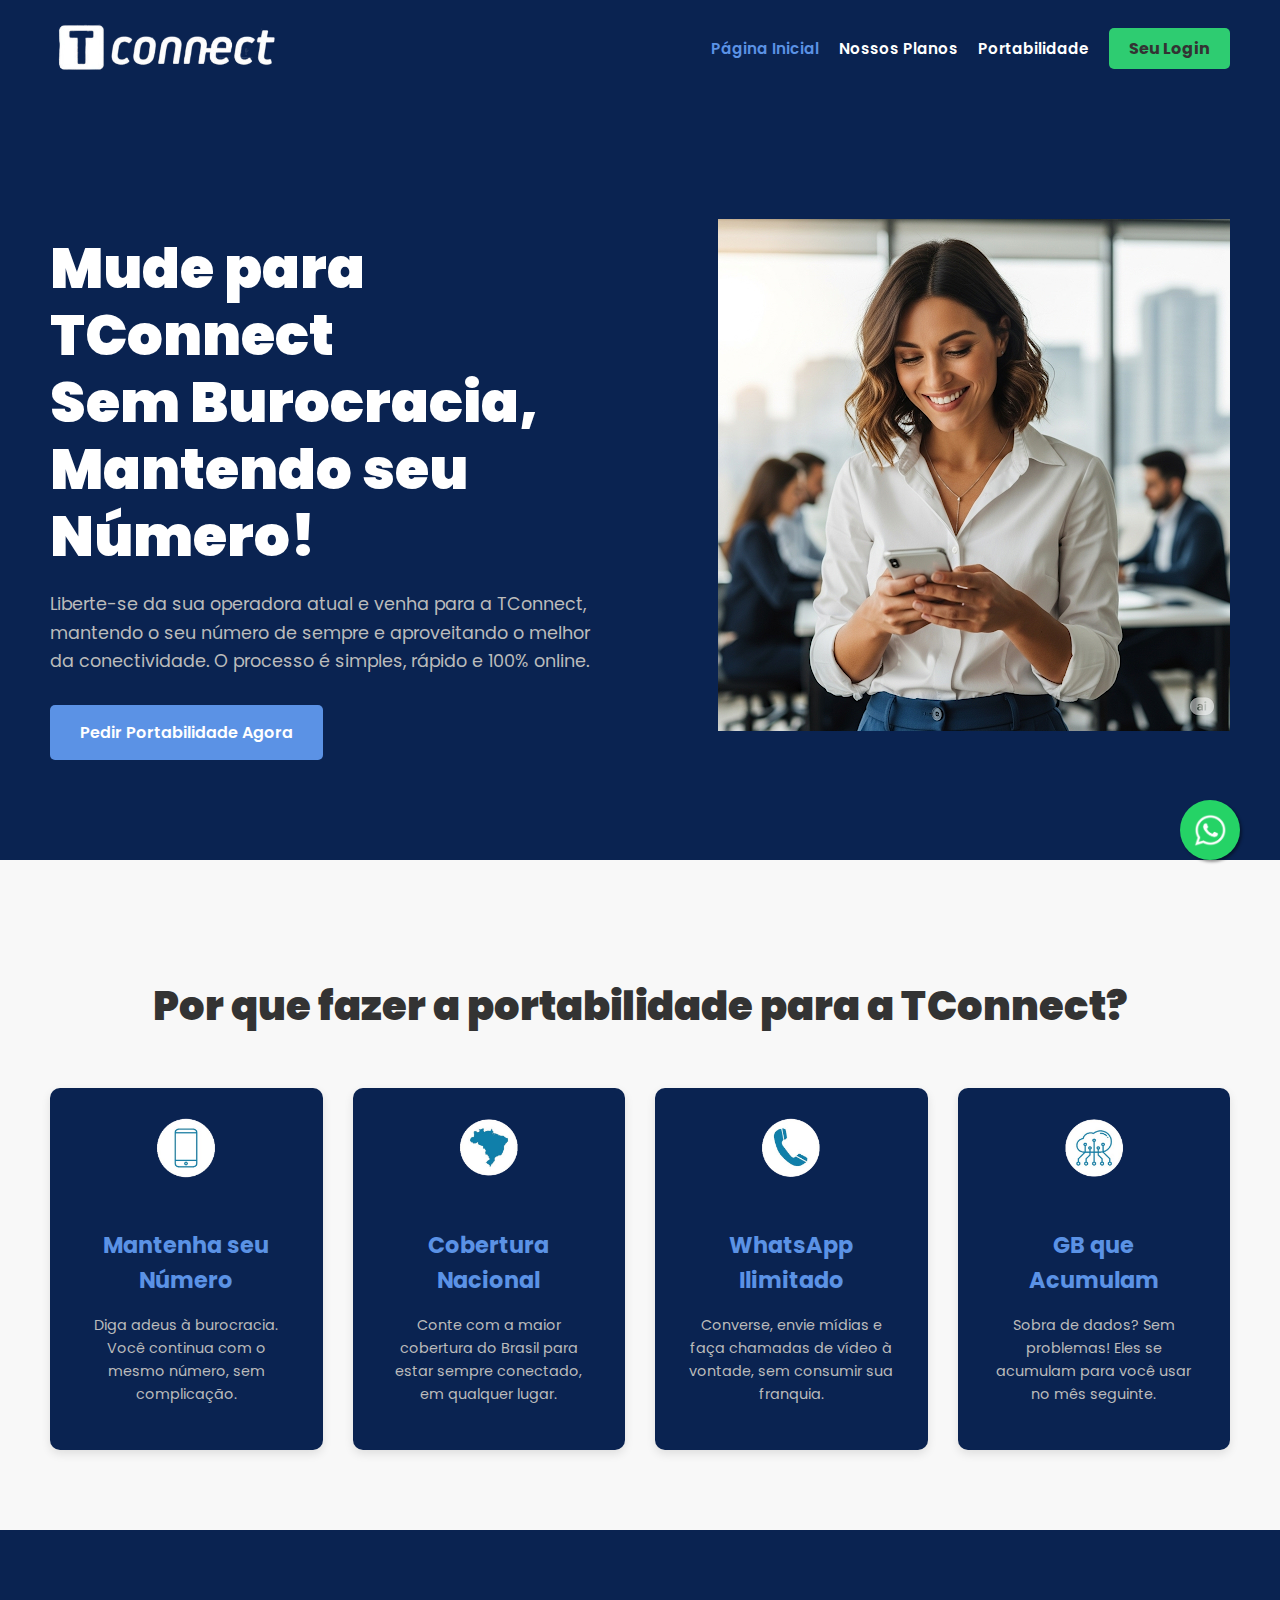
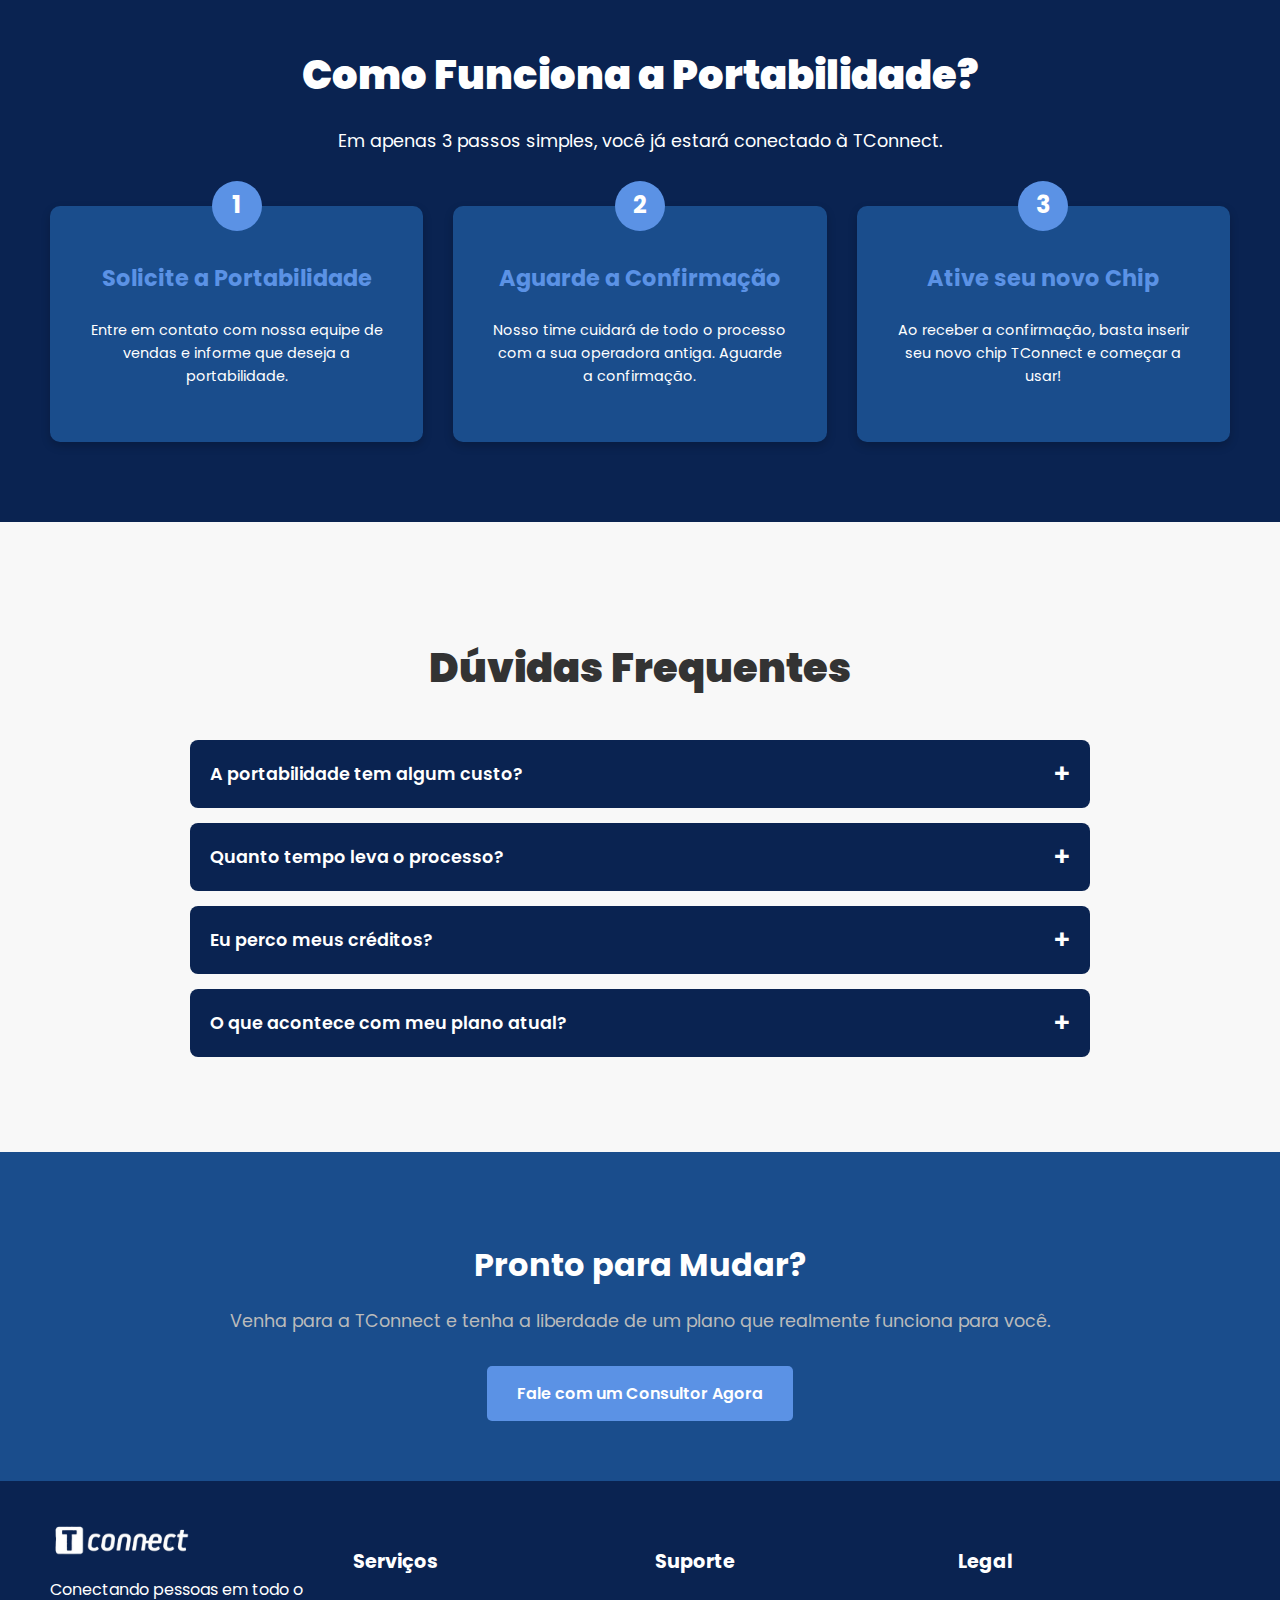
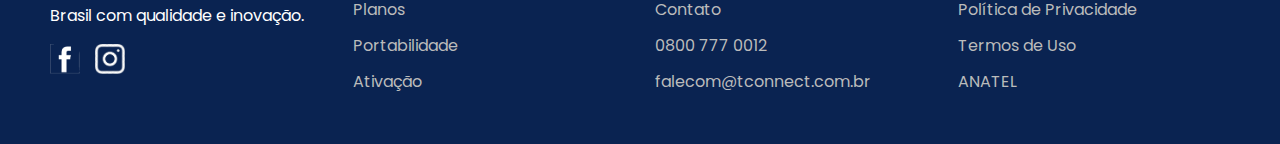
<file: portabilidade.html>
<!DOCTYPE html>
<html lang="pt-BR">
<head>
    <meta charset="UTF-8">
    <meta name="viewport" content="width=device-width, initial-scale=1.0">
    <title>Portabilidade TConnect - Mantenha Seu Número!</title>
    <link rel="stylesheet" href="style.css">
    <link rel="preconnect" href="https://fonts.googleapis.com">
    <link rel="preconnect" href="https://fonts.gstatic.com" crossorigin>
    <link href="https://fonts.googleapis.com/css2?family=Poppins:wght@400;600;700&display=swap" rel="stylesheet">
    <link rel="icon" type="image/png" href="assets/favicon.png">
</head>
<body>

    <header class="main-header">
    <nav class="main-nav">
        <div class="logo">
            <a href="index.html">
                <img src="assets/tclogo.png" alt="Logo TConnect" class="logo-img">
            </a>
        </div>
        <div class="nav-links">
            <ul class="nav-list">
                <li><a href="index.html" class="active">Página Inicial</a></li>
                <li><a href="nossos-planos.html">Nossos Planos</a></li>
                <li><a href="portabilidade.html">Portabilidade</a></li>
            </ul>
            <a href="https://erp.tconnect.com.br/app_login/" class="btn-login" target="_blank" rel="noopener noreferrer">Seu Login</a>
        </div>
    </nav>
</header>

    <main>
        <section class="hero-portabilidade">
            <div class="container hero-content">
                <div class="hero-text">
                    <h1>Mude para TConnect<br>Sem Burocracia,<br>Mantendo seu Número!</h1>
                    <p>Liberte-se da sua operadora atual e venha para a TConnect, mantendo o seu número de sempre e aproveitando o melhor da conectividade. O processo é simples, rápido e 100% online.</p>
                    <a href="https://wa.me/+55 800 777 0012?text=Olá,%20quero%20fazer%20a%20portabilidade%20para%20a%20TConnect!" target="_blank" rel="noopener noreferrer" class="btn-primary-port">
                        Pedir Portabilidade Agora
                    </a>
                </div>
                <div class="hero-image">
                    <img src="assets/mulherport.png" alt="Celular TConnect com ícone de portabilidade">
                </div>
            </div>
        </section>

        <section class="benefits-portabilidade">
            <div class="container">
                <h2 class="section-title">Por que fazer a portabilidade para a TConnect?</h2>
                <div class="benefits-grid">
                    <div class="benefit-card">
                        <img src="assets/telpor.png" alt="Ícone de número de telefone" class="benefit-icon">
                        <h3>Mantenha seu Número</h3>
                        <p>Diga adeus à burocracia. Você continua com o mesmo número, sem complicação.</p>
                    </div>
                    <div class="benefit-card">
                        <img src="assets/paispor.png" alt="Ícone de mapa do Brasil" class="benefit-icon">
                        <h3>Cobertura Nacional</h3>
                        <p>Conte com a maior cobertura do Brasil para estar sempre conectado, em qualquer lugar.</p>
                    </div>
                    <div class="benefit-card">
                        <img src="assets/fonpor.png" alt="Ícone do WhatsApp" class="benefit-icon">
                        <h3>WhatsApp Ilimitado</h3>
                        <p>Converse, envie mídias e faça chamadas de vídeo à vontade, sem consumir sua franquia.</p>
                    </div>
                    <div class="benefit-card">
                        <img src="assets/dadospor.png" alt="Ícone de GB" class="benefit-icon">
                        <h3>GB que Acumulam</h3>
                        <p>Sobra de dados? Sem problemas! Eles se acumulam para você usar no mês seguinte.</p>
                    </div>
                </div>
            </div>
        </section>

        <section class="how-it-works">
            <div class="container">
                <h2 class="section-title-white">Como Funciona a Portabilidade?</h2>
                <p class="section-subtitle-white">Em apenas 3 passos simples, você já estará conectado à TConnect.</p>
                <div class="steps-grid">
                    <div class="step-card">
                        <div class="step-number">1</div>
                        <h3>Solicite a Portabilidade</h3>
                        <p>Entre em contato com nossa equipe de vendas e informe que deseja a portabilidade.</p>
                    </div>
                    <div class="step-card">
                        <div class="step-number">2</div>
                        <h3>Aguarde a Confirmação</h3>
                        <p>Nosso time cuidará de todo o processo com a sua operadora antiga. Aguarde a confirmação.</p>
                    </div>
                    <div class="step-card">
                        <div class="step-number">3</div>
                        <h3>Ative seu novo Chip</h3>
                        <p>Ao receber a confirmação, basta inserir seu novo chip TConnect e começar a usar!</p>
                    </div>
                </div>
            </div>
        </section>

        <section class="faq-portabilidade">
            <div class="container">
                <h2 class="section-title">Dúvidas Frequentes</h2>
                <div class="faq-container">
                    <div class="faq-item">
                        <div class="faq-question">A portabilidade tem algum custo?</div>
                        <div class="faq-answer">Não! A portabilidade para a TConnect é totalmente gratuita e sem taxas.</div>
                    </div>
                    <div class="faq-item">
                        <div class="faq-question">Quanto tempo leva o processo?</div>
                        <div class="faq-answer">O processo leva, em média, 3 a 5 dias úteis para ser concluído após a solicitação.</div>
                    </div>
                    <div class="faq-item">
                        <div class="faq-question">Eu perco meus créditos?</div>
                        <div class="faq-answer">Sim, ao fazer a portabilidade, os créditos da sua operadora antiga não são transferidos. Recomendamos que você os utilize antes de solicitar a mudança.</div>
                    </div>
                    <div class="faq-item">
                        <div class="faq-question">O que acontece com meu plano atual?</div>
                        <div class="faq-answer">Sua operadora antiga cancelará automaticamente seu contrato com eles. Verifique se há multas por fidelidade.</div>
                    </div>
                </div>
            </div>
        </section>

        <section class="final-cta">
            <div class="container">
                <h2>Pronto para Mudar?</h2>
                <p>Venha para a TConnect e tenha a liberdade de um plano que realmente funciona para você.</p>
                <a href="https://wa.me/+55 800 777 0012?text=Olá,%20quero%20fazer%20a%20portabilidade%20para%20a%20TConnect!" target="_blank" rel="noopener noreferrer" class="btn-primary-port">
                    Fale com um Consultor Agora
                </a>
            </div>
        </section>
    </main>

    <footer class="main-footer">
        <div class="container footer-grid">
            <div class="footer-col site-info">
    <img src="assets/tclogo.png" alt="Logo TConnect" class="footer-logo-img">
    <p>Conectando pessoas em todo o Brasil com qualidade e inovação.</p>
    <div class="social-icons">
        <a href="#"><img src="assets/face.png" alt="Facebook"></a>
        <a href="#"><img src="assets/insta.png" alt="Instagram"></a>
    </div>
</div>
            <div class="footer-col">
                <h4>Serviços</h4>
                <ul>
                    <li><a href="nossos-planos.html">Planos</a></li>
                    <li><a href="portabilidade.html">Portabilidade</a></li>
                    <li><a href="#">Ativação</a></li>
                </ul>
            </div>
            <div class="footer-col">
                <h4>Suporte</h4>
                <ul>
                    <li><a href="#">Contato</a></li>
                    <li><a href="#">0800 777 0012</a></li>
                    <li><a href="#">falecom@tconnect.com.br</a></li>
                </ul>
            </div>
            <div class="footer-col">
                <h4>Legal</h4>
                <ul>
                    <li><a href="#">Política de Privacidade</a></li>
                    <li><a href="#">Termos de Uso</a></li>
                    <li><a href="#">ANATEL</a></li>
                </ul>
            </div>
        </div>
    </footer>
    <a href="https://wa.me/+55 800 777 0012?text=Olá,%20gostaria%20de%20saber%20mais%20sobre%20os%20planos." 
        class="whatsapp-float" 
        target="_blank" 
        rel="noopener noreferrer">
        <img src="assets/whatslog.png" alt="WhatsApp" class="whatsapp-icon">
    </a>

    <script>
        document.addEventListener('DOMContentLoaded', function() {
            const faqItems = document.querySelectorAll('.faq-item');
            faqItems.forEach(item => {
                const question = item.querySelector('.faq-question');
                question.addEventListener('click', () => {
                    item.classList.toggle('active');
                });
            });
        });
    </script>
</body>
</html>
</file>
<file: style.css>
/*
 * TConnect - Estilos Globais e da Homepage (Atualizados)
 */

/* ====================================================================== */
/* === GLOBAIS: FONTES, VARIÁVEIS, E ESTILOS GERAIS === */
/* ====================================================================== */

@import url('https://fonts.googleapis.com/css2?family=Poppins:wght@400;600;700;900&display=swap');
@import url('https://fonts.googleapis.com/css2?family=Montserrat:wght@900&display=swap');

:root {
    /* Paleta de Cores Principal (Corrigida) */
    --color-blue-dark: #0A2351;
    --color-blue-medium: #1A4D8C; /* Corrigido para uma cor azul mais escura */
    --color-white: #FFFFFF;
    --color-grey-light: #F8F8F8;
    --color-text-dark: #333333;
    --color-text-muted: #BBBBBB;

    /* Cores de Destaque */
    --color-green-accent: #2ECC71;
    --color-green-accent-hover: #26b360;
    --color-blue-accent: #5B92E5;
    --color-blue-accent-hover: #4A7FD3;
    --color-whatsapp: #25D366;

    /* Variáveis para Planos e Cards */
    --color-card-background: linear-gradient(to bottom, #1e40af, #172554);
    --color-card-foreground: #ffffff;
    --color-muted-foreground: rgba(255, 255, 255, 0.9);
}

/* Estilos Gerais */
body {
    font-family: 'Poppins', -apple-system, BlinkMacSystemFont, "Segoe UI", Roboto, sans-serif;
    margin: 0;
    padding: 0;
    box-sizing: border-box;
    background-color: var(--color-blue-dark);
    color: var(--color-white);
    line-height: 1.6;
}
.container {
    max-width: 1180px;
    margin: 0 auto;
    padding: 0 20px;
}
h2 {
    font-size: 2.5em;
    font-weight: 900;
    text-align: center;
    margin-bottom: 20px;
}
.section-title {
    color: var(--color-text-dark);
}
.section-title-white {
    color: var(--color-white);
}
.section-subtitle {
    font-size: 1.1em;
    text-align: center;
    max-width: 800px;
    margin: 0 auto 50px auto;
    color: var(--color-text-muted);
}
.btn-primary, .btn-secondary {
    display: inline-block;
    padding: 12px 25px;
    text-decoration: none;
    border-radius: 5px;
    font-weight: bold;
    transition: background-color 0.3s ease, color 0.3s ease, border-color 0.3s ease;
    margin: 0 10px 15px 10px;
    white-space: nowrap;
}
.btn-primary {
    background-color: var(--color-green-accent);
    color: var(--color-text-dark);
    border: 2px solid var(--color-green-accent);
}
.btn-primary:hover {
    background-color: var(--color-green-accent-hover);
    color: var(--color-text-dark);
}
/* Estilo para os botões da página de portabilidade */
.btn-primary-port {
    background-color: var(--color-blue-accent);
    color: var(--color-white);
    padding: 15px 30px;
    border-radius: 5px;
    text-decoration: none;
    font-weight: 600;
    transition: background-color 0.3s ease;
    display: inline-block;
    border: none;
}
.btn-primary-port:hover {
    background-color: var(--color-blue-accent-hover);
}
.btn-secondary {
    background-color: transparent;
    color: var(--color-green-accent);
    border: 2px solid var(--color-green-accent);
}
.btn-secondary:hover {
    background-color: var(--color-green-accent);
    color: var(--color-text-dark);
}
.highlight-green {
    color: var(--color-green-accent);
}
.highlight-blue {
    color: var(--color-blue-accent);
}


/* ====================================================================== */
/* === CABEÇALHO, RODAPÉ e COMPONENTES FIXOS === */
/* ====================================================================== */

/* Cabeçalho e Navegação */
.main-header {
    background-color: var(--color-blue-dark);
    color: var(--color-white);
    padding: 1rem 0;
    box-shadow: 0 2px 8px rgba(0,0,0,0.5);
}
.main-nav {
    display: flex;
    justify-content: space-between;
    align-items: center;
    width: 100%; /* Garante que o nav ocupe toda a largura do container */
    max-width: 1180px;
    margin: 0 auto;
    padding: 0 20px;
}
.logo {
    margin-right: 20px; /* Adiciona um espaço fixo entre a logo e os links */
}
.logo-img { height: 65px; width: auto; display: block; border-radius: 5px; }
.nav-links {
    display: flex;
    align-items: center;
    gap: 20px;
}
.nav-list { list-style: none; margin: 0; padding: 0; display: flex; gap: 20px; }
.nav-list a { color: var(--color-white); text-decoration: none; font-weight: 600; font-size: 0.95rem; padding: 5px 0; transition: color 0.3s ease; white-space: nowrap; }
.nav-list a:hover { color: var(--color-blue-accent); }
.nav-list a.active { color: var(--color-blue-accent); }
.btn-login { background-color: var(--color-green-accent); color: var(--color-text-dark); padding: 8px 20px; border-radius: 5px; text-decoration: none; font-weight: bold; transition: background-color 0.3s ease, color 0.3s ease; white-space: nowrap; }
.btn-login:hover { background-color: var(--color-green-accent-hover); }

/* Rodapé Principal */
.main-footer { background-color: var(--color-blue-dark); color: var(--color-white); padding: 40px 0; }

.footer-grid {
    display: grid;
    grid-template-columns: repeat(auto-fit, minmax(200px, 1fr));
    gap: 30px;
    align-items: flex-start; /* Ou 'center', dependendo do seu objetivo */
}


.footer-col h4 { color: var(--color-white); font-size: 1.2em; margin-bottom: 20px; }
.footer-col ul { list-style: none; padding: 0; margin: 0; }
.footer-col ul li { margin-bottom: 10px; }
.footer-col ul li a { color: var(--color-text-muted); text-decoration: none; transition: color 0.3s ease; }
.footer-col ul li a:hover { color: var(--color-blue-accent); }
.social-icons { display: flex; gap: 15px; margin-top: 15px; }
.social-icons img { width: 30px; height: 30px; transition: transform 0.3s ease; }
.social-icons img:hover { transform: scale(1.1); }

/* Botão Flutuante do WhatsApp */
.whatsapp-float { position: fixed; width: 60px; height: 60px; bottom: 40px; right: 40px; background-color: var(--color-whatsapp); color: var(--color-white); border-radius: 50px; text-align: center; font-size: 30px; box-shadow: 2px 2px 3px rgba(0,0,0,0.4); z-index: 1000; display: flex; justify-content: center; align-items: center; transition: transform 0.3s ease-in-out; }
.whatsapp-float:hover { transform: scale(1.1); }
.whatsapp-icon { width: 35px; height: 35px; }


/* ====================================================================== */
/* === SEÇÕES DA HOMEPAGE (REFORMULADAS) === */
/* ====================================================================== */

/* Hero Section (Carrossel de Banners) */
.hero-section {
    background-color: var(--color-blue-dark);
    position: relative;
    overflow: hidden;
    height: 500px;
}
.carousel-container {
    width: 97%;
    height: 100%;
    position: relative;
    margin: 0 auto;
    overflow: hidden;
    border-radius: 8px;
}
.carousel-slide {
    display: none;
    width: 100%;
    height: 100%;
    position: absolute;
    top: 0;
    left: 0;
    animation-name: fade;
    animation-duration: 1.5s;
}
.carousel-slide img {
    width: 100%;
    height: 100%;
    object-fit: cover;
    display: block;
}
.banner-text-overlay {
    position: absolute;
    top: 50%;
    left: 50%;
    transform: translate(-50%, -50%);
    z-index: 10;
    text-align: center;
    color: var(--color-white);
    background-color: rgba(10, 35, 81, 0.7);
    padding: 20px 40px;
    border-radius: 10px;
    box-shadow: 0 4px 15px rgba(0,0,0,0.5);
    backdrop-filter: blur(5px);
}
.banner-text-overlay h1 {
    font-family: 'Montserrat', sans-serif;
    font-size: 4.5em;
    font-weight: 900;
    margin: 0 0 10px 0;
    letter-spacing: 10px;
    text-shadow: 0 0 15px rgba(46, 204, 113, 0.7);
    text-transform: uppercase;
}
.banner-text-overlay p {
    font-size: 1.5em;
    margin: 0;
}
@keyframes fade {
    from { opacity: .4 }
    to { opacity: 1 }
}
.slider-dots {
    position: absolute;
    bottom: 20px;
    left: 50%;
    transform: translateX(-50%);
    display: flex;
    gap: 10px;
    z-index: 15;
}
.slider-dots .dot {
    width: 12px;
    height: 12px;
    background-color: rgba(255, 255, 255, 0.5);
    border-radius: 50%;
    cursor: pointer;
    transition: background-color 0.3s ease, transform 0.3s ease;
}
.slider-dots .dot.active, .slider-dots .dot:hover {
    background-color: var(--color-green-accent);
    transform: scale(1.2);
}

/* Seção TConnect Móvel (Atualizada com a imagem do mapa) */
.mobile-connect-section {
    background-color: var(--color-blue-dark);
    padding: 80px 20px;
}
.mobile-connect-grid {
    display: flex;
    justify-content: center;
    align-items: center;
    flex-wrap: wrap;
    gap: 60px;
}
.mobile-connect-section .connect-text-content {
    flex: 1.5;
    min-width: 300px;
    max-width: 550px;
    text-align: left;
}
.mobile-connect-section .connect-text-content h2 {
    font-size: 3.2em;
    line-height: 1.1;
    margin-bottom: 20px;
    color: var(--color-white);
    text-align: left;
}
.mobile-connect-section .connect-text-content p {
    font-size: 1.1em;
    color: var(--color-text-muted);
    margin-bottom: 30px;
    text-align: left;
}

/* Estilos para o novo mapa na seção */
.connect-map-container {
    flex: 1;
    display: flex;
    justify-content: center;
    align-items: center;
    min-width: 250px;
    max-width: 500px;
}
.connect-map-image {
    max-width: 100%;
    height: auto;
    border-radius: 0;
    box-shadow: none;
    transition: none;
}

/* Estilos para estados específicos */

#state_sc .shape {
    fill: var(--color-green-accent) !important;
}
#state_rs .shape {
    fill: var(--color-green-accent) !important;
}
#state_rj .shape {
    fill: var(--color-green-accent) !important;
}
#state_pa .shape {
    fill: var(--color-green-accent) !important;
}
#state_ba .shape {
    fill: var(--color-green-accent) !important;
}
#state_pr .shape {
    fill: var(--color-green-accent) !important;
}
#state_sp .shape {
    fill: var(--color-green-accent) !important;
}
#state_mg .shape {
    fill: var(--color-green-accent) !important;
}
#state_ms .shape {
    fill: var(--color-green-accent) !important;
}
#state_go .shape {
    fill: var(--color-green-accent) !important;
}
#state_es .shape {
    fill: var(--color-green-accent) !important;
}
#state_rn .shape {
    fill: var(--color-green-accent) !important;
}

/* Seção de Cobertura (Atualizada para fundo branco) */
.coverage-section {
    background-color: var(--color-white);
    padding: 80px 20px;
    color: var(--color-text-dark);
}
.coverage-flex-container {
    display: flex;
    justify-content: space-between;
    align-items: center;
    gap: 40px;
    flex-wrap: wrap;
}
.coverage-text-content {
    flex: 1;
    min-width: 300px;
    text-align: left;
}
.coverage-text-content h2 {
    font-size: 2.8em;
    font-weight: 900;
    line-height: 1.2;
    margin-bottom: 20px;
    color: var(--color-blue-dark);
    text-align: left;
}
.coverage-text-content p {
    font-size: 1em;
    margin-bottom: 30px;
    color: var(--color-text-dark);
    text-align: justify;
}
.coverage-text-content .btn-primary {
    display: inline-block;
    margin: 0;
}
.coverage-image-content {
    flex: 1;
    min-width: 300px;
    text-align: center;
}
.coverage-image {
    max-width: 100%;
    height: auto;
    border-radius: 10px;
    box-shadow: 0 4px 15px rgba(0,0,0,0.2);
}
/* Altere esta parte nas media queries também */
@media (max-width: 768px) {
    .coverage-flex-container {
        flex-direction: column-reverse;
    }
    .coverage-text-content {
        text-align: center;
    }
    .coverage-text-content h2 {
        text-align: center;
        font-size: 2.2em;
    }
    .coverage-text-content p {
        text-align: center;
    }
}

/* Seção Sobre Nós (Reformulada) */
.about-us-section {
    background-color: var(--color-blue-dark);
    padding: 80px 20px;
}
.about-us-section .about-flex {
    display: flex;
    align-items: flex-start;
    gap: 60px;
    flex-wrap: wrap;
    justify-content: center;
}
.about-us-section .about-text-content {
    flex: 1;
    min-width: 300px;
    max-width: 550px;
    text-align: left;
}
.about-us-section h2 {
    font-size: 2.5em;
    font-weight: bold;
    margin-bottom: 30px;
    color: var(--color-white);
    text-align: left;
    border-left: 5px solid var(--color-green-accent);
    padding-left: 15px;
}
.about-us-section p {
    font-size: 1em;
    color: var(--color-text-muted);
    margin-bottom: 15px;
    text-align: left;
}
.about-us-section .about-map-content {
    flex: 1;
    min-width: 300px;
    display: flex;
    flex-direction: column;
    align-items: center;
    justify-content: center;
}
.box-mapa {
    max-width: 100%;
    height: auto;
    position: relative;
    margin-bottom: 20px;
}
#map {
    width: 100%;
    height: auto;
    display: block;
    transform: scale(1);
    margin: 0 auto;
}
#map .state .shape {
    fill: var(--color-blue-medium);
    transition: all .3s ease-in-out;
}
#map .state:hover .shape, #map .state.active .shape {
    fill: var(--color-blue-accent) !important;
}
#map .state .label_icon_state {
    fill: var(--color-text-muted);
    font-family: 'Poppins', sans-serif;
    font-size: 11px;
    font-weight: normal;
}
#map .state:hover .label_icon_state, #map .state.active .label_icon_state {
    fill: var(--color-white);
}
.parca {
    position: relative;
    padding: 0;
    width: 100%;
    display: flex;
    justify-content: center;
}
.parca .estado {
    transition: all .3s ease-in-out;
    border: 1px solid var(--color-text-muted);
    position: absolute;
    top: 100%;
    margin-top: 20px;
    opacity: 0;
    border-radius: 5px;
    visibility: hidden;
    padding: 10px;
    left: 50%;
    transform: translateX(-50%);
    width: 80%;
    min-width: 250px;
    max-width: 400px;
    box-shadow: 0 1px 80px 0 rgba(0,0,0,.3);
    background-color: var(--color-white);
    color: var(--color-text-dark);
}
.parca #box_mg.estado {
    opacity: 1;
    visibility: visible;
}

/* Seção Benefícios */
.benefits-section {
    background-color: var(--color-grey-light);
    color: var(--color-text-dark);
    padding: 80px 20px;
}
.benefits-section .section-title {
    color: var(--color-text-dark);
    font-weight: 900;
}
.benefits-section .section-subtitle {
    color: var(--color-text-muted);
}
.benefits-grid {
    display: grid;
    grid-template-columns: repeat(auto-fit, minmax(250px, 1fr));
    gap: 30px;
}
.benefit-item {
    background-color: var(--color-blue-dark);
    padding: 30px;
    border-radius: 8px;
    text-align: center;
    box-shadow: 0 4px 10px rgba(0,0,0,0.3);
    transition: transform 0.3s ease, box-shadow 0.3s ease;
    border: 1px solid rgba(46, 204, 113, 0.1);
}
.benefit-item:hover {
    transform: translateY(-5px);
    box-shadow: 0 8px 20px rgba(0,0,0,0.6), 0 0 25px var(--color-green-accent);
}
.benefit-item img {
    width: 60px;
    height: 60px;
    margin-bottom: 20px;
}
.benefit-item h3 {
    font-size: 1.4em;
    color: var(--color-green-accent);
    margin-bottom: 10px;
}
.benefit-item p {
    font-size: 0.95em;
    color: var(--color-text-muted);
}

/* Seção de Contato */
.contact-section {
    background-color: var(--color-blue-dark);
    padding: 80px 20px;
}
.contact-section .section-title {
    color: var(--color-white);
}
.contact-grid {
    display: grid;
    grid-template-columns: repeat(auto-fit, minmax(250px, 1fr));
    gap: 30px;
}
.contact-item {
    background-color: var(--color-blue-medium);
    padding: 30px;
    border-radius: 8px;
    text-align: center;
    box-shadow: 0 4px 10px rgba(0,0,0,0.3);
    border: 1px solid rgba(91, 146, 229, 0.2);
}
.contact-item .icon-circle {
    width: 70px;
    height: 70px;
    background-color: var(--color-blue-medium); /* Cor de fundo do círculo */
    border-radius: 50%;
    display: flex;
    align-items: center;
    justify-content: center;
    margin: 0 auto 20px auto;
    background-repeat: no-repeat;
    background-position: center;
    background-size: 40px; /* Tamanho do ícone */
}

/* Regras para cada ícone individualmente */
.contact-item .phone-icon {
    background-image: url('assets/fonpor.png');
}

.contact-item .email-icon {
    background-image: url('assets/mensprinc.png');
}

.contact-item .location-icon {
    background-image: url('assets/locprin.png');
}

.contact-item .clock-icon {
    background-image: url('assets/relprinc.png');
}
.contact-item h3 {
    font-size: 1.3em;
    color: var(--color-blue-accent);
    margin-bottom: 10px;
}
.contact-item p {
    font-size: 0.95em;
    color: var(--color-white);
}
.hidden-section {
    display: none;
}

/* Estilos de Planos e Portabilidade (Mantidos) */
.plans-section { background-color: var(--color-grey-light); padding-top: 60px; padding-bottom: 60px; margin: 0 auto; border-radius: 0; }
.plans-section h2#plan-section-title { font-size: 2.5em; color: var(--color-text-dark); margin-bottom: 40px; font-weight: 700; }
.plan-toggle-buttons { display: flex; justify-content: center; margin-bottom: 40px; gap: 15px; }
.toggle-btn { background-color: var(--color-blue-medium); color: var(--color-white); border: 1px solid var(--color-blue-medium); padding: 12px 30px; font-size: 1.1em; font-weight: 600; cursor: pointer; transition: all 0.3s ease; border-radius: 5px; box-shadow: 0 4px 10px rgba(0,0,0,0.3); }
.toggle-btn.active { background-color: var(--color-white); color: var(--color-text-dark); border-color: var(--color-white); box-shadow: 0 4px 15px rgba(91,146,229,0.5); }
.toggle-btn:hover:not(.active) { background-color: rgba(91,146,229,0.1); color: var(--color-blue-medium); transform: translateY(-2px); }

.plan-cards-grid { 
    display: grid; 
    grid-template-columns: repeat(auto-fit, minmax(288px, 1fr)); 
    gap: 24px; 
    margin-top: 40px; 
    justify-content: center; 
    max-width: 1200px; 
    margin-left: auto; 
    margin-right: auto; }

.plan-cards-grid.active { 
    display: grid; }

.plan-cards-grid { 
    display: none; }

.plan-card {
    background: var(--color-card-background);
    border-radius: 24px;
    padding: 24px;
    color: var(--color-card-foreground);
    max-width: 288px;
    width: 100%;
    box-shadow: 0 25px 50px -12px rgba(0, 0, 0, 0.25);
    transition: transform 0.3s ease, box-shadow 0.3s ease;
    margin: 0 auto;
    display: flex;
    flex-direction: column;
    justify-content: space-between;
    min-height: 450px; 
}
    

.plan-card:hover { 
    transform: translateY(-8px); 
    box-shadow: 0 10px 30px rgba(0,0,0,0.5), 0 0 25px rgba(0,255,153,0.5); }

.plan-header {
    display: flex;
    flex-direction: column;
    align-items: center;
    padding-top: 10px; /* Reduzi o espaço no topo */
    margin-bottom: 15px; /* Reduzi o espaço abaixo do cabeçalho */
    text-align: center; /* Adicione esta linha para centralizar o texto */
}

/* Você também pode precisar ajustar o estilo do plano-nome */
.plano-nome {
    font-size: 1.25rem; /* Ajuste para um tamanho menor para nomes mais longos */
    font-weight: 700;
    margin-bottom: 3px;
    color: var(--color-white);
    /* Adicione estas linhas para garantir que o texto não quebre de forma indesejada */
    white-space: nowrap; 
    overflow: hidden;
    text-overflow: ellipsis;
}

.plan-header .ate {
    font-size: 0.875rem;
    font-weight: 500;
    margin-bottom: 3px; /* Reduzi o espaço abaixo do "ATÉ" */
    color: var(--color-white);
}

.plan-header .gb {
    font-size: 3.2rem; /* Opcional: reduzi um pouco o tamanho do GB para compactar */
    font-weight: bold;
    margin-bottom: 10px; /* Reduzi o espaço abaixo do GB */
    line-height: 1;
    color: var(--color-card-foreground);
}

.divider {
    width: 100%;
    height: 1px;
    background-color: rgba(255, 255, 255, 0.3);
    margin-bottom: 15px; /* Reduzi o espaço abaixo do divisor */
}

.features {
    display: flex;
    flex-direction: column;
    gap: 8px; /* Reduzi o espaço entre as linhas de features */
    margin-bottom: 15px; /* Reduzi o espaço abaixo das features */
}

.feature {
    display: flex;
    justify-content: space-between;
    align-items: center;
}

.feature-label {
    font-size: 0.875rem;
    color: var(--color-muted-foreground);
}

.feature-value {
    font-size: 0.875rem;
    font-weight: 600;
    color: var(--color-card-foreground);
}

.icons {
    display: flex;
    justify-content: center;
    gap: 16px;
    margin-bottom: 20px; /* Reduzi o espaço abaixo dos ícones */
}

.price-section {
    text-align: center;
    margin-top: auto; /* Opcional: Garante que o botão fique no final do card */
}

/* Regras para o botão */
.price-button {
    background-color: var(--color-green-accent);
    color: var(--color-white);
    font-weight: bold;
    font-size: 1.5rem;
    padding: 12px 48px;
    border-radius: 9999px;
    border: none;
    cursor: pointer;
    transition: all 0.3s ease;
    box-shadow: 0 10px 25px -5px rgba(0, 0, 0, 0.1);
}

.price-button:hover { 
    background-color: var(--color-green-accent-hover); 
    transform: scale(1.05); 
}

.price-button:active { 
    transform: scale(0.95); 
}

.modal-content-contract { background-color: var(--color-blue-dark); padding: 20px; border-radius: 10px; position: relative; max-width: 600px; box-shadow: 0 4px 20px rgba(0,0,0,0.5); animation: fadeInModal 0.3s ease-out; }
.modal-body-contract .modal-whatsapp-btn { background-color: var(--color-whatsapp); color: var(--color-white); padding: 15px 30px; border-radius: 8px; text-decoration: none; font-size: 1.2em; font-weight: bold; display: inline-block; transition: background-color 0.3s ease; text-align: center; width: auto; }
.modal-body-contract .modal-whatsapp-btn:hover { background-color: var(--color-green-accent-hover); }
.close-button { color: var(--color-text-muted); font-size: 30px; font-weight: bold; position: absolute; top: 10px; right: 20px; cursor: pointer; transition: color 0.3s ease; }
.close-button:hover, .close-button:focus { color: var(--color-green-accent); text-decoration: none; }
@keyframes fadeInModal { from { opacity: 0; transform: translateY(-20px); } to { opacity: 1; transform: translateY(0); } }

.hero-portabilidade { background-color: var(--color-blue-dark); padding: 100px 0; color: var(--color-white); }

.hero-portabilidade .hero-content {
    display: flex; /* Transforma o contêiner em um Flexbox */
    align-items: center; /* Alinha os itens (texto e imagem) verticalmente ao centro */
    justify-content: space-between;
    gap: 40px;
}

.hero-portabilidade .hero-text { flex: 1; text-align: left; }
.hero-portabilidade h1 { font-size: 3.5em; font-weight: 900; line-height: 1.2; margin-bottom: 20px; }
.hero-portabilidade p { font-size: 1.1em; max-width: 550px; margin-bottom: 30px; color: var(--color-text-muted); }
.hero-portabilidade .hero-image { flex: 1; text-align: right; }
.hero-portabilidade .hero-image img { max-width: 100%; height: auto; }
.benefits-portabilidade { background-color: var(--color-grey-light); padding: 80px 0; }
.benefits-portabilidade .benefits-grid { display: grid; grid-template-columns: repeat(auto-fit, minmax(250px, 1fr)); gap: 30px; margin-top: 50px; }
.benefits-portabilidade .benefit-card { background-color: var(--color-blue-dark); color: var(--color-white); padding: 30px; border-radius: 10px; text-align: center; box-shadow: 0 4px 10px rgba(0,0,0,0.1); }
.benefits-portabilidade .benefit-icon { width: 60px; height: 60px; margin-bottom: 20px; }
.benefits-portabilidade .benefit-card h3 { font-size: 1.4em; margin-bottom: 10px; color: var(--color-blue-accent); }
.benefits-portabilidade .benefit-card p { font-size: 0.9em; color: var(--color-text-muted); }
.how-it-works { 
    background-color: var(--color-blue-dark); 
    padding: 80px 0; 
}
.how-it-works .section-subtitle-white {
    font-size: 1.1em;
    text-align: center;
    max-width: 800px;
    margin: 0 auto 50px auto;
    color: var(--color-white);
}
.how-it-works .steps-grid { 
    display: grid; 
    grid-template-columns: repeat(auto-fit, minmax(280px, 1fr)); 
    gap: 30px; 
    margin-top: 50px; 
}
.how-it-works .step-card { 
    background-color: var(--color-blue-medium); 
    padding: 40px; 
    border-radius: 10px; 
    text-align: center; 
    position: relative; 
    box-shadow: 0 4px 10px rgba(0,0,0,0.2); 
}
.how-it-works .step-number { 
    position: absolute; 
    top: -25px; 
    left: 50%; 
    transform: translateX(-50%); 
    width: 50px; 
    height: 50px; 
    background-color: var(--color-blue-accent); 
    color: var(--color-white); 
    border-radius: 50%; 
    display: flex; 
    align-items: center; 
    justify-content: center; 
    font-size: 1.5em; 
    font-weight: 700; 
}
.how-it-works .step-card h3 { 
    font-size: 1.4em; 
    margin-top: 15px; 
    color: var(--color-blue-accent); 
}
.how-it-works .step-card p { 
    font-size: 0.9em; 
    color: var(--color-white); 
}
.faq-portabilidade { background-color: var(--color-grey-light); padding: 80px 0; }
.faq-portabilidade .faq-container { max-width: 900px; margin: 40px auto 0 auto; }
.faq-portabilidade .faq-item { background-color: var(--color-blue-dark); color: var(--color-white); margin-bottom: 15px; border-radius: 8px; overflow: hidden; }
.faq-portabilidade .faq-question { padding: 20px; font-weight: 600; font-size: 1.1em; cursor: pointer; position: relative; transition: background-color 0.3s ease; }
.faq-portabilidade .faq-question::after { content: '+'; position: absolute; right: 20px; font-size: 1.5em; top: 50%; transform: translateY(-50%); transition: transform 0.3s ease; }
.faq-portabilidade .faq-item.active .faq-question::after { transform: translateY(-50%) rotate(45deg); }
.faq-portabilidade .faq-answer { max-height: 0; overflow: hidden; padding: 0 20px; transition: max-height 0.4s ease-out, padding 0.4s ease-out; background-color: var(--color-blue-medium); color: var(--color-white); }
.faq-portabilidade .faq-item.active .faq-answer { max-height: 200px; padding: 20px; }
.final-cta { background-color: var(--color-blue-medium); padding: 60px 20px; text-align: center; color: var(--color-white); }
.final-cta h2 { font-size: 2em; font-weight: 700; margin-bottom: 10px; }
.final-cta p { font-size: 1.1em; color: var(--color-text-muted); margin-bottom: 30px; }

/* Centralizar mensagem final dos planos */
.final-message-section {
    background-color: var(--color-blue-dark);
    padding: 30px 20px; /* Ajuste o espaçamento como preferir */
    text-align: center;
    color: var(--color-white);
}

.final-message-section p {
    margin: 0;
    font-size: 1.1em;
}


/* ====================================================================== */
/* === MEDIA QUERIES (Responsividade) === */
/* ====================================================================== */

@media (max-width: 1024px) {
    .main-nav { flex-wrap: wrap; justify-content: center; }
    .logo { margin-right: 0; margin-bottom: 20px; flex-basis: 100%; text-align: center; }
    .nav-list { margin: 0; margin-bottom: 20px; flex-basis: 100%; justify-content: center; }
    .btn-login { margin-bottom: 20px; }
    .mobile-connect-section .connect-text-content { text-align: center; padding-left: 0; }
    .mobile-connect-section .connect-text-content h2 { text-align: center; font-size: 2.5em; }
    .mobile-connect-section .connect-text-content p { text-align: center; }
    .about-us-section .about-flex { flex-direction: column-reverse; }
    .about-us-section .about-text-content { text-align: center; padding-left: 0; }
    .about-us-section h2 { text-align: center; border-left: none; padding-left: 0; }
    .about-us-section .about-map-content { width: 100%; }
}

@media (max-width: 768px) {
    .hero-section { height: 350px; }
    .banner-text-overlay h1 { font-size: 3em; letter-spacing: 5px; }
    .banner-text-overlay p { font-size: 1.1em; }

    @media (max-width: 768px) {
    .footer-grid {
        flex-direction: column;
        align-items: center;
        text-align: center;
    }
}

    .social-icons { justify-content: center; }
    .coverage-section h2 { font-size: 2em; }
    .about-us-section .about-flex { gap: 30px; }
    .benefits-grid, .contact-grid { grid-template-columns: 1fr; }
    .whatsapp-float { width: 50px; height: 50px; bottom: 20px; right: 20px; }
    .whatsapp-icon { width: 30px; height: 30px; }
}

@media (max-width: 480px) {
    .banner-text-overlay { padding: 15px 25px; }
    .banner-text-overlay h1 { font-size: 2em; letter-spacing: 3px; }
    .banner-text-overlay p { font-size: 0.9em; }
}
.page-hero-title {
    background-color: var(--color-blue-dark);
    color: var(--color-white);
    padding: 80px 20px; /* Adiciona espaçamento interno para cima e para baixo */
    text-align: center; /* Centraliza todo o texto e conteúdo */
}

.page-hero-title h1 {
    font-size: 2.5em;
    font-weight: 700;
    margin-bottom: 15px;
}

.page-hero-title p {
    font-size: 1.1em;
    max-width: 800px;
    margin: 0 auto;
}

/* Estilo para a logo no rodapé */
.footer-logo-img {
    height: 40px; /* Altere este valor para o tamanho que você desejar */
    width: auto;
    display: block;
    border-radius: 5px;
}
</file>
